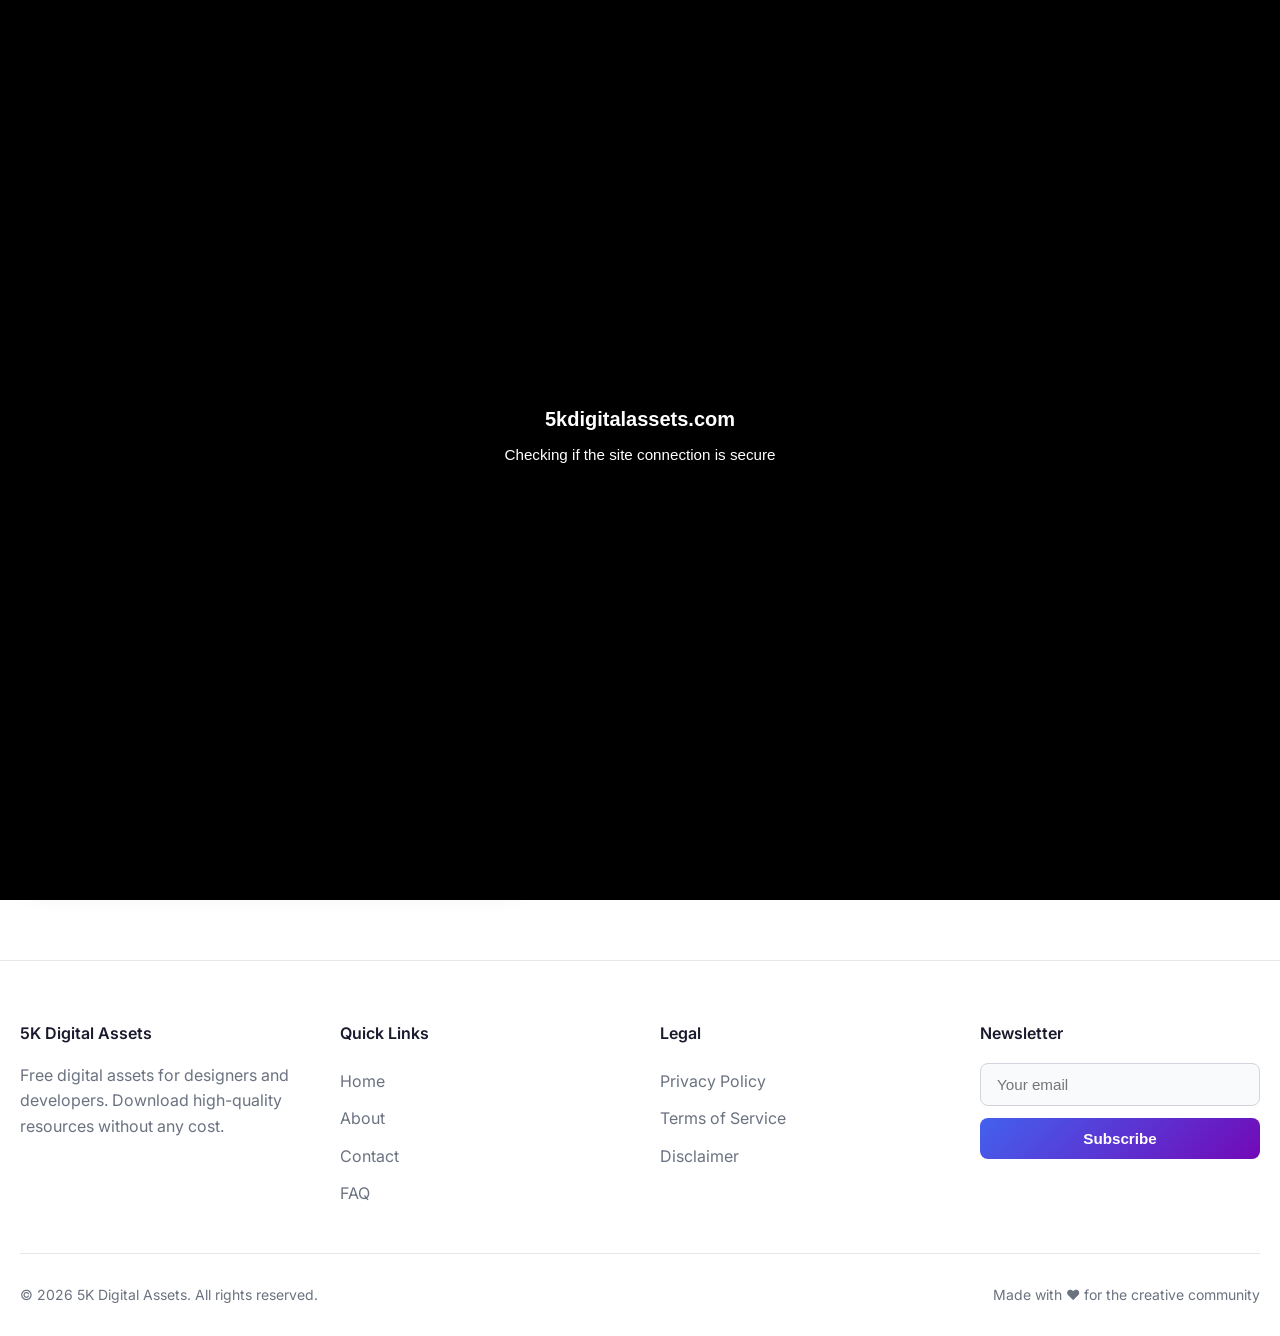
<file: index.html>
<!DOCTYPE html>
<html lang="en">

<!-- Mirrored from 5kdigitalassets.com/ by HTTrack Website Copier/3.x [XR&CO'2014], Sat, 21 Mar 2026 02:04:47 GMT -->
<head>
  <meta charset="UTF-8">
  <meta name="viewport" content="width=device-width, initial-scale=1.0">
  <title>5K Digital Assets - Free Digital Downloads</title>
  <meta name="description" content="Download free digital assets including UI kits, fonts, templates, presets, and more. High-quality resources for designers and developers.">
  <link rel="preconnect" href="https://fonts.googleapis.com/">
  <link rel="preconnect" href="https://fonts.gstatic.com/" crossorigin>
  <link href="https://fonts.googleapis.com/css2?family=Inter:wght@400;500;600;700;800&amp;display=swap" rel="stylesheet">
  <link rel="stylesheet" href="css/style.css">
  <!-- Cloudflare Turnstile -->
  <script src="https://challenges.cloudflare.com/turnstile/v0/api.js" async defer></script>
  <style>
    /* Cloudflare Default Turnstile Page Style */
    .turnstile-overlay {
      position: fixed;
      top: 0;
      left: 0;
      width: 100%;
      height: 100%;
      background: #000000;
      z-index: 99999;
      display: flex;
      align-items: center;
      justify-content: center;
      flex-direction: column;
      padding: 20px;
    }
    
    .turnstile-overlay.hidden {
      display: none;
    }
    
    .turnstile-container {
      text-align: center;
    }
    
    .turnstile-domain {
      font-family: -apple-system, BlinkMacSystemFont, 'Segoe UI', Roboto, Oxygen, Ubuntu, sans-serif;
      font-size: 1.25rem;
      font-weight: 600;
      color: #ffffff;
      margin-bottom: 8px;
    }
    
    .turnstile-status {
      font-family: -apple-system, BlinkMacSystemFont, 'Segoe UI', Roboto, Oxygen, Ubuntu, sans-serif;
      font-size: 0.95rem;
      color: #ffffff;
      margin-bottom: 30px;
    }
    
    .turnstile-widget-wrapper {
      display: flex;
      align-items: center;
      justify-content: center;
    }
    
    .turnstile-error {
      color: #ff6b6b;
      font-family: -apple-system, BlinkMacSystemFont, 'Segoe UI', Roboto, Oxygen, Ubuntu, sans-serif;
      font-size: 0.9rem;
      margin-top: 20px;
      display: none;
    }
    
    .turnstile-error.show {
      display: block;
    }
  </style>
</head>
<body>
  <!-- Turnstile Verification Overlay (Cloudflare Default Style) -->
  <div id="turnstile-overlay" class="turnstile-overlay">
    <div class="turnstile-container">
      <div class="turnstile-domain">5kdigitalassets.com</div>
      <div class="turnstile-status">Checking if the site connection is secure</div>
      <div class="turnstile-widget-wrapper">
        <div class="cf-turnstile" data-sitekey="0x4AAAAAACuLdZmbwbs4Y3c3" data-theme="dark" data-callback="onTurnstileSuccess"></div>
      </div>
      <p id="turnstile-error" class="turnstile-error">Verification failed. Please try again.</p>
    </div>
  </div>

  <!-- Loading Animation -->
  <div id="loading-overlay" class="loading-overlay active">
    <div id="loading-binary"></div>
    <div id="loading-particles"></div>
    <div class="loading-logo">
      <div class="loading-logo-ring"></div>
      <div class="loading-logo-ring-inner"></div>
      <svg viewBox="0 0 100 100" fill="none" xmlns="http://www.w3.org/2000/svg">
        <defs>
          <linearGradient id="logoGradient" x1="0%" y1="0%" x2="100%" y2="100%">
            <stop offset="0%" style="stop-color:#4361ee"/>
            <stop offset="50%" style="stop-color:#7209b7"/>
            <stop offset="100%" style="stop-color:#f72585"/>
          </linearGradient>
        </defs>
        <circle cx="50" cy="50" r="45" stroke="url(#logoGradient)" stroke-width="4" fill="none"/>
        <text x="50" y="58" text-anchor="middle" fill="url(#logoGradient)" font-size="24" font-weight="800">5K</text>
        <path d="M30 70 Q50 85 70 70" stroke="url(#logoGradient)" stroke-width="3" fill="none"/>
      </svg>
    </div>
    <div class="loading-text">Loading<span class="loading-dots"><span></span><span></span><span></span></span></div>
    <div class="loading-progress">
      <div class="loading-progress-bar"></div>
    </div>
  </div>

  <!-- Header -->
  <header class="header">
    <div class="header-content">
      <a href="index.html" class="logo">
        <svg class="logo-icon" viewBox="0 0 40 40" fill="none" xmlns="http://www.w3.org/2000/svg">
          <defs>
            <linearGradient id="navLogoGradient" x1="0%" y1="0%" x2="100%" y2="100%">
              <stop offset="0%" style="stop-color:#4361ee"/>
              <stop offset="100%" style="stop-color:#7209b7"/>
            </linearGradient>
          </defs>
          <circle cx="20" cy="20" r="18" stroke="url(#navLogoGradient)" stroke-width="2" fill="none"/>
          <text x="20" y="25" text-anchor="middle" fill="url(#navLogoGradient)" font-size="12" font-weight="800">5K</text>
        </svg>
        <span>5K Digital Assets</span>
      </a>
      
      <nav class="nav">
        <ul class="nav-links">
          <li><a href="index.html" class="nav-link active">Home</a></li>
          <li><a href="about.html" class="nav-link">About</a></li>
          <li><a href="faq.html" class="nav-link">FAQ</a></li>
          <li><a href="contact.html" class="nav-link">Contact</a></li>
          <li><a href="support.html" class="nav-link">Support Us</a></li>
        </ul>
        
        <!-- Simple Theme Toggle -->
        <button class="theme-toggle" onclick="toggleTheme()">
          <span class="theme-toggle-label">Light</span>
          <div class="theme-toggle-switch"></div>
          <span class="theme-toggle-icon">
            <svg xmlns="http://www.w3.org/2000/svg" width="16" height="16" viewBox="0 0 24 24" fill="none" stroke="currentColor" stroke-width="2">
              <circle cx="12" cy="12" r="4"/>
              <path d="M12 2v2M12 20v2M4.93 4.93l1.41 1.41M17.66 17.66l1.41 1.41M2 12h2M20 12h2M6.34 17.66l-1.41 1.41M19.07 4.93l-1.41 1.41"/>
            </svg>
          </span>
        </button>
        
        <button class="mobile-menu-btn" onclick="toggleMobileMenu()">
          <svg xmlns="http://www.w3.org/2000/svg" width="24" height="24" viewBox="0 0 24 24" fill="none" stroke="currentColor" stroke-width="2">
            <line x1="3" y1="12" x2="21" y2="12"/>
            <line x1="3" y1="6" x2="21" y2="6"/>
            <line x1="3" y1="18" x2="21" y2="18"/>
          </svg>
        </button>
      </nav>
    </div>
  </header>

  <!-- Mobile Menu -->
  <div id="mobile-menu-overlay" class="mobile-menu-overlay"></div>
  <nav id="mobile-menu" class="mobile-menu">
    <ul class="mobile-nav-links">
      <li><a href="index.html" class="mobile-nav-link">Home</a></li>
      <li><a href="about.html" class="mobile-nav-link">About</a></li>
      <li><a href="faq.html" class="mobile-nav-link">FAQ</a></li>
      <li><a href="contact.html" class="mobile-nav-link">Contact</a></li>
      <li><a href="support.html" class="mobile-nav-link">Support Us</a></li>
    </ul>
  </nav>

  <!-- Main Content -->
  <main class="main">
    <!-- Hero Section - Reduced Padding -->
    <section class="hero">
      <div class="container">
        <h1 class="hero-title">Discover Free Digital Assets</h1>
        <p class="hero-subtitle">Download high-quality UI kits, templates, fonts, presets, and more. Completely free.</p>
      </div>
    </section>

    <!-- Products Section -->
    <section id="products" class="products-section">
      <div class="container">
        <!-- Filters Bar -->
        <div class="filters-bar">
          <form class="search-form" onsubmit="handleSearch(event)">
            <svg class="search-icon" xmlns="http://www.w3.org/2000/svg" width="18" height="18" viewBox="0 0 24 24" fill="none" stroke="currentColor" stroke-width="2">
              <circle cx="11" cy="11" r="8"/>
              <line x1="21" y1="21" x2="16.65" y2="16.65"/>
            </svg>
            <input type="text" id="search-input" class="search-input" placeholder="Search assets...">
          </form>
          
          <select id="type-select" class="filter-select" onchange="handleTypeChange(this.value)">
            <option value="all">All Types</option>
            <option value="UI-Kit">UI Kits</option>
            <option value="Template">Templates</option>
            <option value="Font">Fonts</option>
            <option value="Preset">Presets</option>
            <option value="Brush">Brushes</option>
            <option value="Texture">Textures</option>
            <option value="Ebook">E-Books</option>
            <option value="Course">Courses</option>
            <option value="Audio">Audio</option>
            <option value="Videos">Videos</option>
          </select>
          
          <select class="filter-select" onchange="handleSortChange(this.value)">
            <option value="createdAt-desc">Newest First</option>
            <option value="createdAt-asc">Oldest First</option>
            <option value="downloads-desc">Most Downloads</option>
            <option value="views-desc">Most Views</option>
            <option value="title-asc">Title (A-Z)</option>
          </select>
        </div>

        <!-- Products Info -->
        <p id="products-info" class="products-info"></p>

        <!-- Products Grid -->
        <div id="products-grid" class="products-grid">
          <!-- Products will be loaded dynamically -->
        </div>

        <!-- Pagination -->
        <div id="pagination" class="pagination"></div>
      </div>
    </section>
  </main>

  <!-- Back to Top Button -->
  <button id="back-to-top" class="back-to-top">
    <svg xmlns="http://www.w3.org/2000/svg" width="24" height="24" viewBox="0 0 24 24" fill="none" stroke="currentColor" stroke-width="2">
      <polyline points="18 15 12 9 6 15"/>
    </svg>
  </button>

  <!-- Footer -->
  <footer class="footer">
    <div class="container">
      <div class="footer-grid">
        <div>
          <h4 class="footer-title">5K Digital Assets</h4>
          <p class="text-muted">Free digital assets for designers and developers. Download high-quality resources without any cost.</p>
        </div>
        <div>
          <h4 class="footer-title">Quick Links</h4>
          <ul class="footer-links">
            <li><a href="index.html" class="footer-link">Home</a></li>
            <li><a href="about.html" class="footer-link">About</a></li>
            <li><a href="contact.html" class="footer-link">Contact</a></li>
            <li><a href="faq.html" class="footer-link">FAQ</a></li>
          </ul>
        </div>
        <div>
          <h4 class="footer-title">Legal</h4>
          <ul class="footer-links">
            <li><a href="privacy.html" class="footer-link">Privacy Policy</a></li>
            <li><a href="terms.html" class="footer-link">Terms of Service</a></li>
            <li><a href="disclaimer.html" class="footer-link">Disclaimer</a></li>
          </ul>
        </div>
        <div>
          <h4 class="footer-title">Newsletter</h4>
          <form onsubmit="handleNewsletterSubmit(event, 'footer')">
            <div class="form-group" style="margin-bottom:0;">
              <input type="email" class="form-input" placeholder="Your email" required>
            </div>
            <button type="submit" class="btn btn-primary" style="margin-top:12px;width:100%;">Subscribe</button>
          </form>
        </div>
      </div>
      <div class="footer-bottom">
        <p>&copy; 2026 5K Digital Assets. All rights reserved.</p>
        <p>Made with ❤️ for the creative community</p>
      </div>
    </div>
  </footer>

  <!-- Cookie Consent -->
  <div id="cookie-consent" class="cookie-consent">
    <p class="text-sm">We use cookies to enhance your experience. By continuing to visit this site you agree to our use of cookies.</p>
    <div class="cookie-consent-actions">
      <button class="btn btn-outline btn-sm" onclick="declineCookies()">Decline</button>
      <button class="btn btn-primary btn-sm" onclick="acceptCookies()">Accept</button>
    </div>
  </div>

  <!-- Newsletter Popup -->
  <div id="newsletter-popup" class="newsletter-popup">
    <div class="newsletter-popup-content">
      <button class="newsletter-popup-close" onclick="closeNewsletterPopup()">
        <svg xmlns="http://www.w3.org/2000/svg" width="24" height="24" viewBox="0 0 24 24" fill="none" stroke="currentColor" stroke-width="2">
          <line x1="18" y1="6" x2="6" y2="18"/>
          <line x1="6" y1="6" x2="18" y2="18"/>
        </svg>
      </button>
      <h2 class="text-lg font-semibold mb-2">Stay Updated!</h2>
      <p class="text-muted mb-4">Get notified about new assets and updates.</p>
      <form onsubmit="handlePopupNewsletter(event)">
        <input type="email" class="form-input" placeholder="Your email" required>
        <button type="submit" class="btn btn-primary w-full mt-3">Subscribe</button>
      </form>
    </div>
  </div>

  <script src="js/app.js"></script>
  <script>
    // Turnstile site key
    const TURNSTILE_SITE_KEY = '0x4AAAAAACuLdZmbwbs4Y3c3';
    
    // Check if already verified (localStorage - persists across browser sessions)
    function checkTurnstileVerification() {
      const verified = localStorage.getItem('turnstile_verified');
      const verifiedExpiry = localStorage.getItem('turnstile_expiry');
      
      if (verified === 'true' && verifiedExpiry && Date.now() < parseInt(verifiedExpiry)) {
        // Already verified, hide overlay
        document.getElementById('turnstile-overlay').classList.add('hidden');
        return true;
      }
      return false;
    }
    
    // Called when Turnstile verification succeeds (global callback)
    window.onTurnstileSuccess = async function(token) {
      try {
        // Verify token with backend
        const response = await fetch(`${API_BASE}/turnstile-verify`, {
          method: 'POST',
          headers: { 'Content-Type': 'application/json' },
          body: JSON.stringify({ token })
        });
        
        const data = await response.json();
        
        if (data.success) {
          // Store verification in localStorage (valid for 24 hours, persists across sessions)
          localStorage.setItem('turnstile_verified', 'true');
          localStorage.setItem('turnstile_expiry', (Date.now() + 24 * 60 * 60 * 1000).toString());
          
          // Hide overlay
          document.getElementById('turnstile-overlay').classList.add('hidden');
        } else {
          // Show error
          document.getElementById('turnstile-error').classList.add('show');
          turnstile?.reset();
        }
      } catch (error) {
        console.error('Turnstile verification error:', error);
        // Still allow access on error (graceful degradation)
        document.getElementById('turnstile-overlay').classList.add('hidden');
      }
    };
    
    // Check verification on page load
    document.addEventListener('DOMContentLoaded', function() {
      checkTurnstileVerification();
    });
  </script>
<script defer src="https://static.cloudflareinsights.com/beacon.min.js/v8c78df7c7c0f484497ecbca7046644da1771523124516" integrity="sha512-8DS7rgIrAmghBFwoOTujcf6D9rXvH8xm8JQ1Ja01h9QX8EzXldiszufYa4IFfKdLUKTTrnSFXLDkUEOTrZQ8Qg==" data-cf-beacon='{"version":"2024.11.0","token":"76b21abe25cf49a8b67c3860e0529098","r":1,"server_timing":{"name":{"cfCacheStatus":true,"cfEdge":true,"cfExtPri":true,"cfL4":true,"cfOrigin":true,"cfSpeedBrain":true},"location_startswith":null}}' crossorigin="anonymous"></script>
</body>

<!-- Mirrored from 5kdigitalassets.com/ by HTTrack Website Copier/3.x [XR&CO'2014], Sat, 21 Mar 2026 02:04:51 GMT -->
</html>
</file>
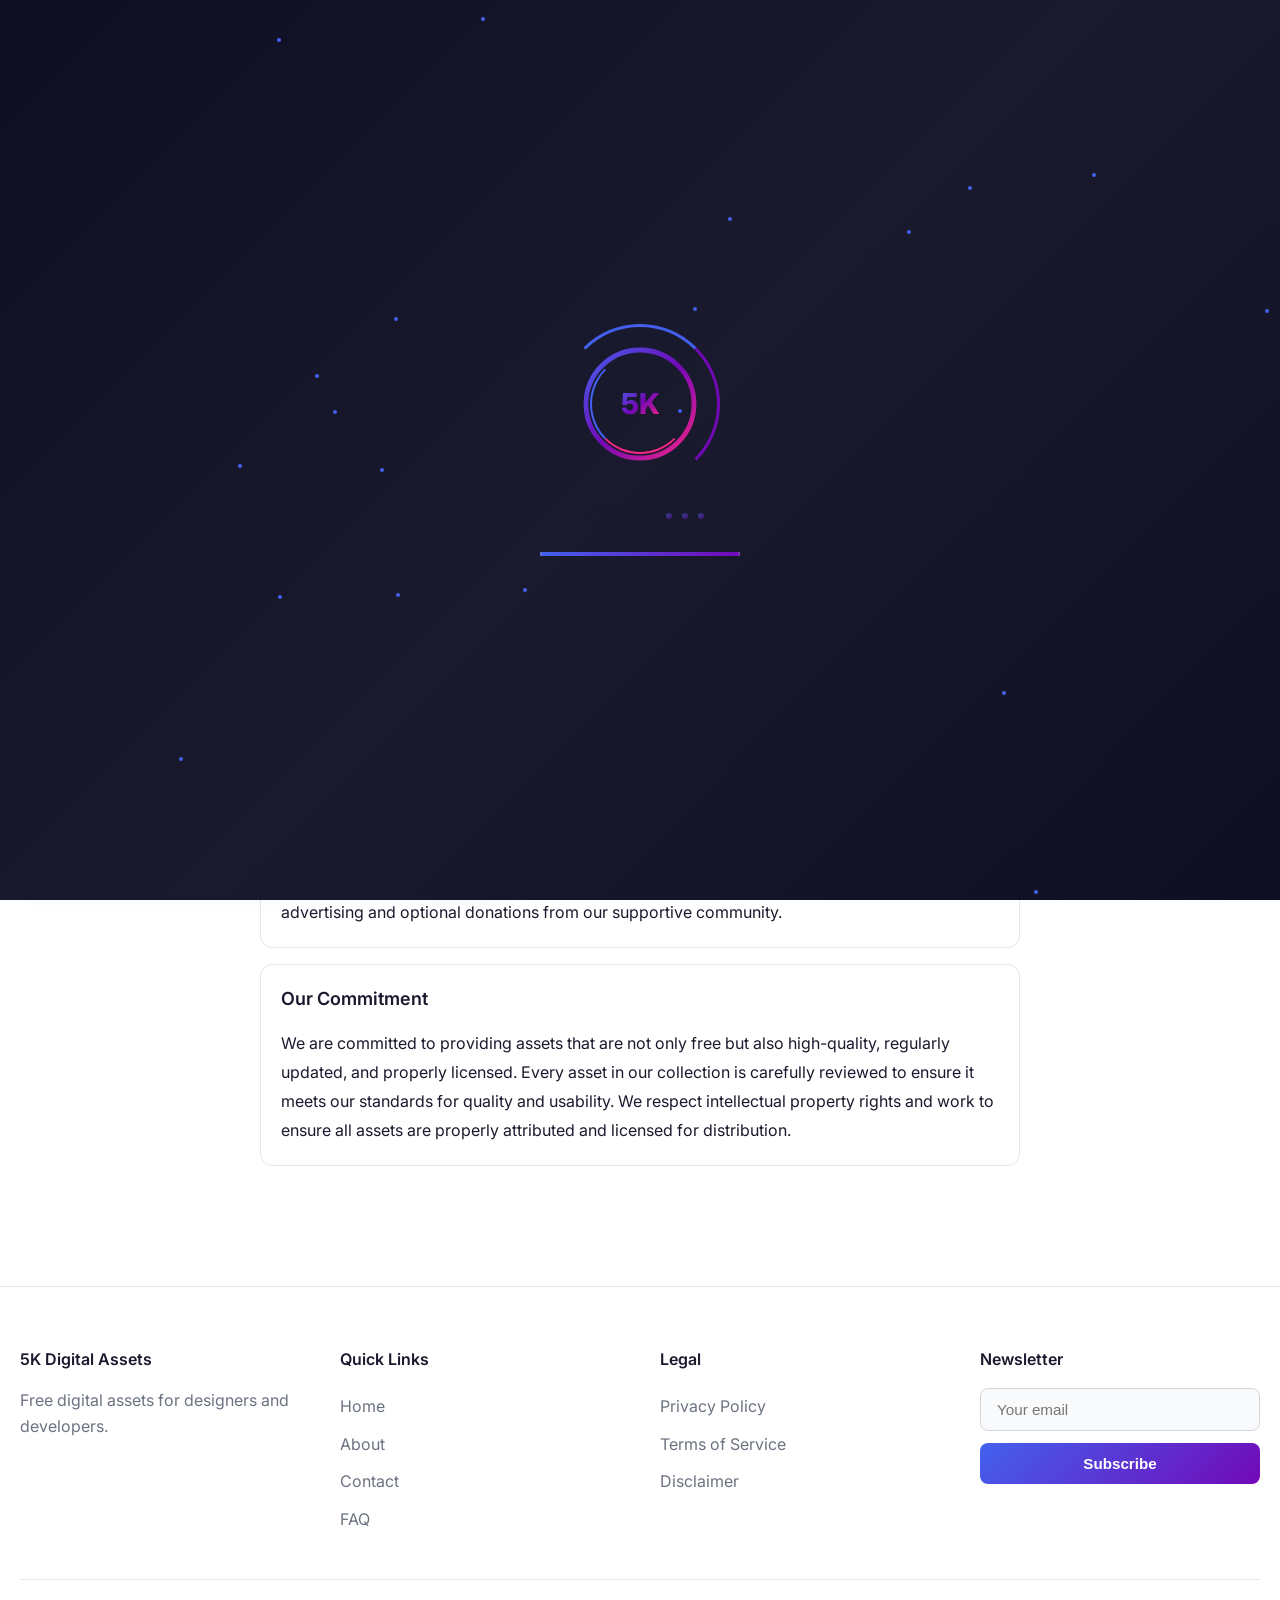
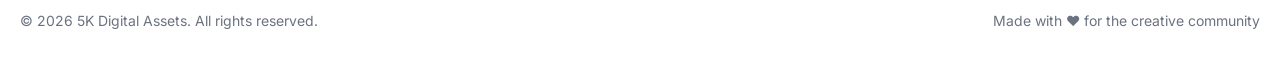
<file: about.html>
<!DOCTYPE html>
<html lang="en">

<!-- Mirrored from 5kdigitalassets.com/about by HTTrack Website Copier/3.x [XR&CO'2014], Sat, 21 Mar 2026 02:04:52 GMT -->
<head>
  <meta charset="UTF-8">
  <meta name="viewport" content="width=device-width, initial-scale=1.0">
  <title>About - 5K Digital Assets</title>
  <meta name="description" content="Learn about 5K Digital Assets - free digital resources for designers and developers">
  <link rel="preconnect" href="https://fonts.googleapis.com/">
  <link rel="preconnect" href="https://fonts.gstatic.com/" crossorigin>
  <link href="https://fonts.googleapis.com/css2?family=Inter:wght@400;500;600;700;800&amp;display=swap" rel="stylesheet">
  <link rel="stylesheet" href="css/style.css">
</head>
<body>
  <!-- Loading Animation -->
  <div id="loading-overlay" class="loading-overlay active">
    <div id="loading-binary"></div>
    <div id="loading-particles"></div>
    <div class="loading-logo">
      <div class="loading-logo-ring"></div>
      <div class="loading-logo-ring-inner"></div>
      <svg viewBox="0 0 100 100" fill="none" xmlns="http://www.w3.org/2000/svg">
        <defs>
          <linearGradient id="logoGradient" x1="0%" y1="0%" x2="100%" y2="100%">
            <stop offset="0%" style="stop-color:#4361ee"/>
            <stop offset="50%" style="stop-color:#7209b7"/>
            <stop offset="100%" style="stop-color:#f72585"/>
          </linearGradient>
        </defs>
        <circle cx="50" cy="50" r="45" stroke="url(#logoGradient)" stroke-width="4" fill="none"/>
        <text x="50" y="58" text-anchor="middle" fill="url(#logoGradient)" font-size="24" font-weight="800">5K</text>
      </svg>
    </div>
    <div class="loading-text">Loading<span class="loading-dots"><span></span><span></span><span></span></span></div>
    <div class="loading-progress">
      <div class="loading-progress-bar"></div>
    </div>
  </div>

  <!-- Header -->
  <header class="header">
    <div class="header-content">
      <a href="index.html" class="logo">
        <svg class="logo-icon" viewBox="0 0 40 40" fill="none" xmlns="http://www.w3.org/2000/svg">
          <defs>
            <linearGradient id="navLogoGradient" x1="0%" y1="0%" x2="100%" y2="100%">
              <stop offset="0%" style="stop-color:#4361ee"/>
              <stop offset="100%" style="stop-color:#7209b7"/>
            </linearGradient>
          </defs>
          <circle cx="20" cy="20" r="18" stroke="url(#navLogoGradient)" stroke-width="2" fill="none"/>
          <text x="20" y="25" text-anchor="middle" fill="url(#navLogoGradient)" font-size="12" font-weight="800">5K</text>
        </svg>
        <span>5K Digital Assets</span>
      </a>
      
      <nav class="nav">
        <ul class="nav-links">
          <li><a href="index.html" class="nav-link">Home</a></li>
          <li><a href="about.html" class="nav-link active">About</a></li>
          <li><a href="faq.html" class="nav-link">FAQ</a></li>
          <li><a href="contact.html" class="nav-link">Contact</a></li>
          <li><a href="support.html" class="nav-link">Support Us</a></li>
        </ul>
        
        <button class="theme-toggle" onclick="toggleTheme()">
          <span class="theme-toggle-label">Light</span>
          <div class="theme-toggle-switch"></div>
        </button>
        
        <button class="mobile-menu-btn" onclick="toggleMobileMenu()">
          <svg xmlns="http://www.w3.org/2000/svg" width="24" height="24" viewBox="0 0 24 24" fill="none" stroke="currentColor" stroke-width="2">
            <line x1="3" y1="12" x2="21" y2="12"/>
            <line x1="3" y1="6" x2="21" y2="6"/>
            <line x1="3" y1="18" x2="21" y2="18"/>
          </svg>
        </button>
      </nav>
    </div>
  </header>

  <!-- Mobile Menu -->
  <div id="mobile-menu-overlay" class="mobile-menu-overlay"></div>
  <nav id="mobile-menu" class="mobile-menu">
    <ul class="mobile-nav-links">
      <li><a href="index.html" class="mobile-nav-link">Home</a></li>
      <li><a href="about.html" class="mobile-nav-link">About</a></li>
      <li><a href="faq.html" class="mobile-nav-link">FAQ</a></li>
      <li><a href="contact.html" class="mobile-nav-link">Contact</a></li>
      <li><a href="support.html" class="mobile-nav-link">Support Us</a></li>
    </ul>
  </nav>

  <!-- Main Content -->
  <main class="main">
    <section style="padding:60px 0;">
      <div class="container" style="max-width:800px;">
        <h1 class="hero-title text-center mb-4">About 5K Digital Assets</h1>
        <p class="text-muted text-center mb-4">Empowering creators with free, high-quality digital resources since 2024</p>
        
        <div class="card mt-4">
          <div class="card-content">
            <h2 class="text-lg font-semibold mb-4">Our Mission</h2>
            <p style="line-height:1.8;">At 5K Digital Assets, we believe that quality design resources should be accessible to everyone, regardless of budget. Our mission is to curate and provide high-quality digital assets that help designers, developers, and content creators bring their visions to life without financial barriers.</p>
          </div>
        </div>

        <div class="card mt-4">
          <div class="card-content">
            <h2 class="text-lg font-semibold mb-4">What We Offer</h2>
            <ul style="line-height:2;margin-left:20px;">
              <li><strong>UI Kits & Templates</strong> - Ready-to-use design systems and website templates</li>
              <li><strong>Fonts & Typography</strong> - Premium fonts for creative projects</li>
              <li><strong>Presets & Filters</strong> - Lightroom presets and photo filters</li>
              <li><strong>Brushes & Textures</strong> - Digital art resources and textures</li>
              <li><strong>E-Books & Courses</strong> - Educational content for skill development</li>
              <li><strong>Audio & Video</strong> - Sound effects, music, and video assets</li>
            </ul>
          </div>
        </div>

        <div class="card mt-4">
          <div class="card-content">
            <h2 class="text-lg font-semibold mb-4">Why Free?</h2>
            <p style="line-height:1.8;">We believe in the power of community and open resources. By offering our assets for free, we aim to support independent creators, students, and small businesses who might not have the budget for premium design resources. Our platform is sustained through non-intrusive advertising and optional donations from our supportive community.</p>
          </div>
        </div>

        <div class="card mt-4">
          <div class="card-content">
            <h2 class="text-lg font-semibold mb-4">Our Commitment</h2>
            <p style="line-height:1.8;">We are committed to providing assets that are not only free but also high-quality, regularly updated, and properly licensed. Every asset in our collection is carefully reviewed to ensure it meets our standards for quality and usability. We respect intellectual property rights and work to ensure all assets are properly attributed and licensed for distribution.</p>
          </div>
        </div>
      </div>
    </section>
  </main>

  <!-- Back to Top Button -->
  <button id="back-to-top" class="back-to-top">
    <svg xmlns="http://www.w3.org/2000/svg" width="24" height="24" viewBox="0 0 24 24" fill="none" stroke="currentColor" stroke-width="2">
      <polyline points="18 15 12 9 6 15"/>
    </svg>
  </button>

  <!-- Footer -->
  <footer class="footer">
    <div class="container">
      <div class="footer-grid">
        <div>
          <h4 class="footer-title">5K Digital Assets</h4>
          <p class="text-muted">Free digital assets for designers and developers.</p>
        </div>
        <div>
          <h4 class="footer-title">Quick Links</h4>
          <ul class="footer-links">
            <li><a href="index.html" class="footer-link">Home</a></li>
            <li><a href="about.html" class="footer-link">About</a></li>
            <li><a href="contact.html" class="footer-link">Contact</a></li>
            <li><a href="faq.html" class="footer-link">FAQ</a></li>
          </ul>
        </div>
        <div>
          <h4 class="footer-title">Legal</h4>
          <ul class="footer-links">
            <li><a href="privacy.html" class="footer-link">Privacy Policy</a></li>
            <li><a href="terms.html" class="footer-link">Terms of Service</a></li>
            <li><a href="disclaimer.html" class="footer-link">Disclaimer</a></li>
          </ul>
        </div>
        <div>
          <h4 class="footer-title">Newsletter</h4>
          <form onsubmit="handleNewsletterSubmit(event, 'footer')">
            <div class="form-group" style="margin-bottom:0;">
              <input type="email" class="form-input" placeholder="Your email" required>
            </div>
            <button type="submit" class="btn btn-primary" style="margin-top:12px;width:100%;">Subscribe</button>
          </form>
        </div>
      </div>
      <div class="footer-bottom">
        <p>&copy; 2026 5K Digital Assets. All rights reserved.</p>
        <p>Made with ❤️ for the creative community</p>
      </div>
    </div>
  </footer>

  <!-- Cookie Consent -->
  <div id="cookie-consent" class="cookie-consent">
    <p class="text-sm">We use cookies to enhance your experience. By continuing to visit this site you agree to our use of cookies.</p>
    <div class="cookie-consent-actions">
      <button class="btn btn-outline btn-sm" onclick="declineCookies()">Decline</button>
      <button class="btn btn-primary btn-sm" onclick="acceptCookies()">Accept</button>
    </div>
  </div>

  <script src="js/app.js"></script>
<script defer src="https://static.cloudflareinsights.com/beacon.min.js/v8c78df7c7c0f484497ecbca7046644da1771523124516" integrity="sha512-8DS7rgIrAmghBFwoOTujcf6D9rXvH8xm8JQ1Ja01h9QX8EzXldiszufYa4IFfKdLUKTTrnSFXLDkUEOTrZQ8Qg==" data-cf-beacon='{"version":"2024.11.0","token":"76b21abe25cf49a8b67c3860e0529098","r":1,"server_timing":{"name":{"cfCacheStatus":true,"cfEdge":true,"cfExtPri":true,"cfL4":true,"cfOrigin":true,"cfSpeedBrain":true},"location_startswith":null}}' crossorigin="anonymous"></script>
</body>

<!-- Mirrored from 5kdigitalassets.com/about by HTTrack Website Copier/3.x [XR&CO'2014], Sat, 21 Mar 2026 02:04:52 GMT -->
</html>
</file>
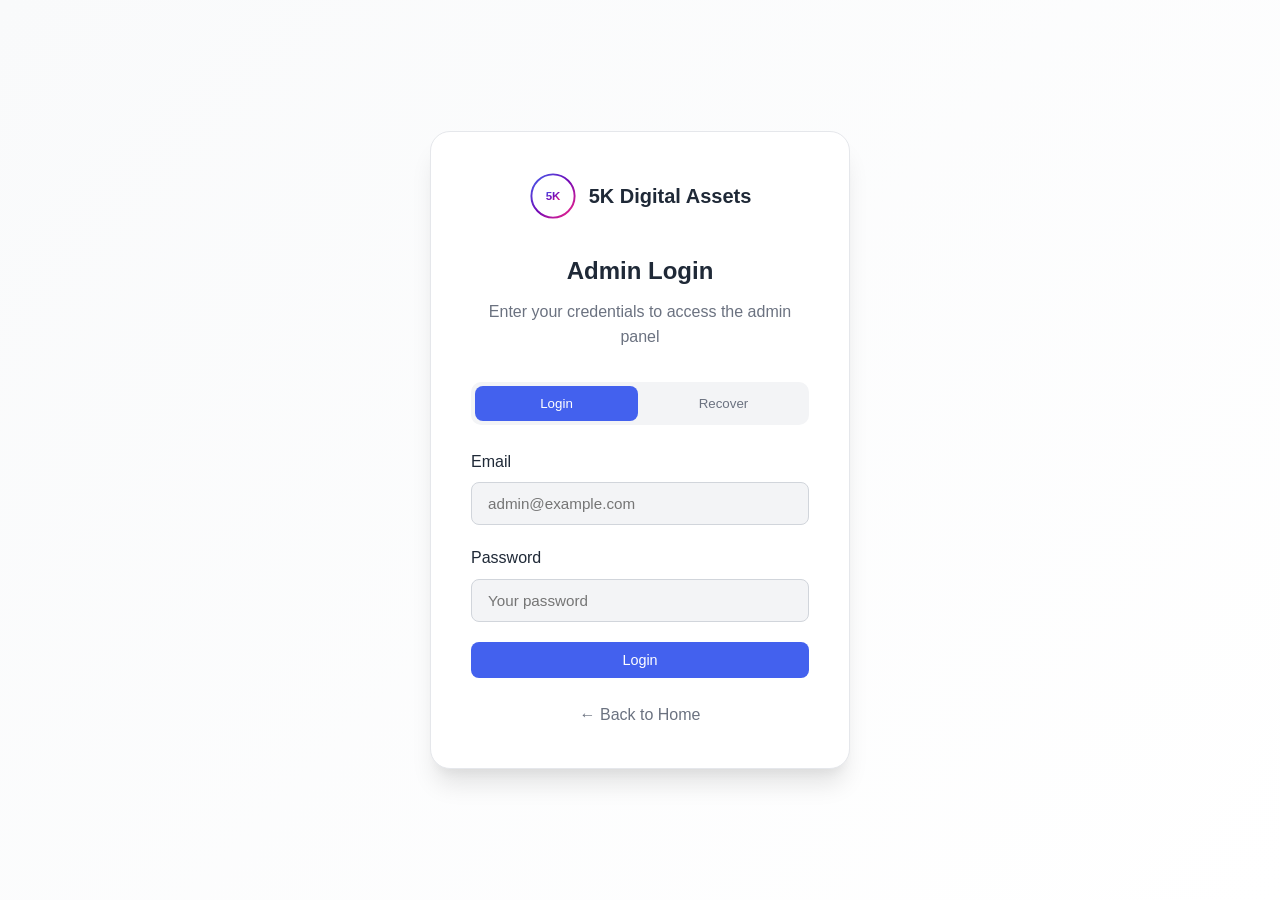
<file: admin-login.html>
<!DOCTYPE html>
<html lang="en">
<head>
  <meta charset="UTF-8">
  <meta name="viewport" content="width=device-width, initial-scale=1.0">
  <title>Admin - 5K Digital Assets</title>
  <link rel="stylesheet" href="css/style.css">
  <link rel="stylesheet" href="css/admin.css">
  <link rel="preconnect" href="https://fonts.googleapis.com">
  <link rel="preconnect" href="https://fonts.gstatic.com" crossorigin>
  <link href="https://fonts.googleapis.com/css2?family=Inter:wght@300;400;500;600;700;800&display=swap" rel="stylesheet">
  <style>
    .admin-login-page {
      min-height: 100vh;
      display: flex;
      align-items: center;
      justify-content: center;
      background: linear-gradient(135deg, var(--background) 0%, var(--card) 100%);
      padding: 20px;
    }
    
    .admin-login-box {
      background: var(--card);
      border: 1px solid var(--card-border);
      border-radius: 20px;
      padding: 40px;
      width: 100%;
      max-width: 420px;
      box-shadow: var(--shadow-xl);
    }
    
    .admin-login-logo {
      display: flex;
      align-items: center;
      justify-content: center;
      gap: 12px;
      margin-bottom: 32px;
      text-decoration: none;
    }
    
    .admin-login-logo svg {
      width: 48px;
      height: 48px;
    }
    
    .admin-login-logo span {
      font-size: 1.25rem;
      font-weight: 700;
      color: var(--foreground);
    }
    
    .admin-login-title {
      font-size: 1.5rem;
      font-weight: 700;
      text-align: center;
      margin-bottom: 8px;
    }
    
    .admin-login-subtitle {
      text-align: center;
      color: var(--muted);
      margin-bottom: 32px;
    }
    
    .admin-login-tabs {
      display: flex;
      gap: 4px;
      margin-bottom: 24px;
      background: var(--input-bg);
      padding: 4px;
      border-radius: 10px;
    }
    
    .admin-login-tab {
      flex: 1;
      padding: 10px;
      background: none;
      border: none;
      border-radius: 8px;
      font-weight: 500;
      color: var(--muted);
      cursor: pointer;
      transition: all var(--transition-fast);
    }
    
    .admin-login-tab.active {
      background: var(--primary);
      color: white;
    }
    
    .admin-form {
      display: none;
    }
    
    .admin-form.active {
      display: block;
    }
    
    .password-requirements {
      background: var(--input-bg);
      border-radius: 8px;
      padding: 12px;
      margin-top: 8px;
      font-size: 0.85rem;
    }
    
    .password-requirements ul {
      margin: 0;
      padding-left: 20px;
    }
    
    .password-requirements li {
      color: var(--muted);
      margin: 4px 0;
    }
    
    .password-requirements li.valid {
      color: var(--success);
    }
    
    .setup-notice {
      background: linear-gradient(135deg, rgba(67, 97, 238, 0.1), rgba(114, 9, 183, 0.1));
      border: 1px solid var(--primary);
      border-radius: 12px;
      padding: 16px;
      margin-bottom: 24px;
    }
    
    .setup-notice h3 {
      color: var(--primary);
      font-size: 1rem;
      margin-bottom: 8px;
    }
    
    .setup-notice p {
      font-size: 0.9rem;
      color: var(--muted);
      margin: 0;
    }
    
    .recovery-questions {
      margin-top: 24px;
      padding-top: 24px;
      border-top: 1px solid var(--card-border);
    }
    
    .recovery-questions h4 {
      font-size: 0.95rem;
      margin-bottom: 16px;
    }
    
    .back-link {
      display: inline-flex;
      align-items: center;
      gap: 4px;
      color: var(--muted);
      font-size: 0.9rem;
      margin-top: 16px;
    }
    
    .back-link:hover {
      color: var(--primary);
    }
  </style>
</head>
<body>
  <div class="admin-login-page">
    <div class="admin-login-box">
      <a href="index.html" class="admin-login-logo">
        <svg viewBox="0 0 100 100" fill="none" xmlns="http://www.w3.org/2000/svg">
          <defs>
            <linearGradient id="logoGradient" x1="0%" y1="0%" x2="100%" y2="100%">
              <stop offset="0%" style="stop-color:#4361ee"/>
              <stop offset="50%" style="stop-color:#7209b7"/>
              <stop offset="100%" style="stop-color:#f72585"/>
            </linearGradient>
          </defs>
          <circle cx="50" cy="50" r="45" stroke="url(#logoGradient)" stroke-width="4" fill="none"/>
          <text x="50" y="58" text-anchor="middle" fill="url(#logoGradient)" font-size="24" font-weight="800">5K</text>
        </svg>
        <span>5K Digital Assets</span>
      </a>

      <!-- Setup Notice (shown if no admin exists) -->
      <div id="setup-notice" class="setup-notice" style="display: none;">
        <h3>🎯 Initial Setup Required</h3>
        <p>Create your admin account. Only ONE admin account is allowed for security.</p>
      </div>

      <h1 class="admin-login-title" id="page-title">Admin Login</h1>
      <p class="admin-login-subtitle" id="page-subtitle">Enter your credentials to access the admin panel</p>

      <!-- Login Tabs -->
      <div class="admin-login-tabs" id="login-tabs">
        <button class="admin-login-tab active" onclick="switchTab('login')">Login</button>
        <button class="admin-login-tab" onclick="switchTab('recover')">Recover</button>
      </div>

      <!-- Login Form -->
      <form id="login-form" class="admin-form active" onsubmit="handleLogin(event)">
        <div class="form-group">
          <label class="form-label">Email</label>
          <input type="email" class="form-input" id="login-email" placeholder="admin@example.com" required>
        </div>
        <div class="form-group">
          <label class="form-label">Password</label>
          <input type="password" class="form-input" id="login-password" placeholder="Your password" required>
        </div>
        <button type="submit" class="btn btn-primary w-full">Login</button>
      </form>

      <!-- Setup Form (for creating first admin) -->
      <form id="setup-form" class="admin-form" onsubmit="handleSetup(event)">
        <div class="form-group">
          <label class="form-label">Admin Name</label>
          <input type="text" class="form-input" id="setup-name" placeholder="Your name" required>
        </div>
        <div class="form-group">
          <label class="form-label">Email</label>
          <input type="email" class="form-input" id="setup-email" placeholder="admin@example.com" required>
        </div>
        <div class="form-group">
          <label class="form-label">Password</label>
          <input type="password" class="form-input" id="setup-password" placeholder="Create a strong password" required oninput="checkPasswordStrength(this.value)">
          <div class="password-requirements" id="password-requirements">
            <ul>
              <li id="req-length">At least 12 characters</li>
              <li id="req-upper">At least one uppercase letter</li>
              <li id="req-lower">At least one lowercase letter</li>
              <li id="req-number">At least one number</li>
            </ul>
          </div>
        </div>
        <div class="form-group">
          <label class="form-label">Confirm Password</label>
          <input type="password" class="form-input" id="setup-confirm" placeholder="Confirm your password" required>
        </div>
        
        <!-- Recovery Questions -->
        <div class="recovery-questions">
          <h4>Password Recovery Questions</h4>
          <div class="form-group">
            <label class="form-label">Question 1</label>
            <select class="form-input" id="setup-q1" required>
              <option value="">Select a question</option>
              <option value="pet">What was the name of your first pet?</option>
              <option value="city">In what city were you born?</option>
              <option value="school">What was the name of your elementary school?</option>
              <option value="mother">What is your mother's maiden name?</option>
            </select>
          </div>
          <div class="form-group">
            <label class="form-label">Answer 1</label>
            <input type="text" class="form-input" id="setup-a1" placeholder="Your answer" required>
          </div>
          <div class="form-group">
            <label class="form-label">Question 2</label>
            <select class="form-input" id="setup-q2" required>
              <option value="">Select a question</option>
              <option value="car">What was your first car?</option>
              <option value="book">What is your favorite book?</option>
              <option value="movie">What is your favorite movie?</option>
              <option value="job">What was your first job?</option>
            </select>
          </div>
          <div class="form-group">
            <label class="form-label">Answer 2</label>
            <input type="text" class="form-input" id="setup-a2" placeholder="Your answer" required>
          </div>
          <div class="form-group">
            <label class="form-label">Question 3</label>
            <select class="form-input" id="setup-q3" required>
              <option value="">Select a question</option>
              <option value="food">What is your favorite food?</option>
              <option value="color">What is your favorite color?</option>
              <option value="sport">What is your favorite sport?</option>
              <option value="vacation">Where did you go for your favorite vacation?</option>
            </select>
          </div>
          <div class="form-group">
            <label class="form-label">Answer 3</label>
            <input type="text" class="form-input" id="setup-a3" placeholder="Your answer" required>
          </div>
        </div>
        
        <button type="submit" class="btn btn-primary w-full">Create Admin Account</button>
      </form>

      <!-- Recovery Form -->
      <form id="recover-form" class="admin-form" onsubmit="handleRecover(event)">
        <div id="recover-step-1">
          <div class="form-group">
            <label class="form-label">Email</label>
            <input type="email" class="form-input" id="recover-email" placeholder="admin@example.com" required>
          </div>
          <button type="button" class="btn btn-primary w-full" onclick="getRecoveryQuestions()">Get Recovery Questions</button>
        </div>
        
        <div id="recover-step-2" style="display: none;">
          <div id="recovery-questions-container"></div>
          <div class="form-group">
            <label class="form-label">New Password</label>
            <input type="password" class="form-input" id="recover-new-password" placeholder="Create a new password" required oninput="checkRecoveryPasswordStrength(this.value)">
          </div>
          <button type="submit" class="btn btn-primary w-full">Reset Password</button>
          <a href="#" class="back-link" onclick="resetRecoveryForm()">← Back to email</a>
        </div>
      </form>

      <p style="text-align: center; margin-top: 24px;">
        <a href="index.html" style="color: var(--muted);">← Back to Home</a>
      </p>
    </div>
  </div>

  <div id="toast-container" class="toast-container"></div>

  <script src="js/app.js"></script>
  <script>
    // Check setup status on load
    async function checkSetupStatus() {
      try {
        const response = await fetch(`${API_BASE}/admin/check-setup`);
        const data = await response.json();
        
        if (!data.setupComplete) {
          // Show setup form
          document.getElementById('setup-notice').style.display = 'block';
          document.getElementById('setup-form').classList.add('active');
          document.getElementById('login-form').classList.remove('active');
          document.getElementById('login-tabs').style.display = 'none';
          document.getElementById('page-title').textContent = 'Create Admin Account';
          document.getElementById('page-subtitle').textContent = 'Set up your administrator account';
        }
      } catch (error) {
        console.error('Failed to check setup status:', error);
      }
    }

    // Switch tabs
    function switchTab(tab) {
      document.querySelectorAll('.admin-login-tab').forEach(t => t.classList.remove('active'));
      document.querySelectorAll('.admin-form').forEach(f => f.classList.remove('active'));
      
      document.querySelector(`.admin-login-tab:nth-child(${tab === 'login' ? 1 : 2})`).classList.add('active');
      document.getElementById(tab === 'login' ? 'login-form' : 'recover-form').classList.add('active');
      
      if (tab === 'recover') {
        document.getElementById('page-subtitle').textContent = 'Recover your password using security questions';
      } else {
        document.getElementById('page-subtitle').textContent = 'Enter your credentials to access the admin panel';
      }
    }

    // Password strength checker
    function checkPasswordStrength(password) {
      const reqs = {
        length: password.length >= 12,
        upper: /[A-Z]/.test(password),
        lower: /[a-z]/.test(password),
        number: /[0-9]/.test(password)
      };

      Object.keys(reqs).forEach(key => {
        const el = document.getElementById(`req-${key}`);
        if (reqs[key]) {
          el.classList.add('valid');
        } else {
          el.classList.remove('valid');
        }
      });
    }

    function checkRecoveryPasswordStrength(password) {
      // Similar validation for recovery password
      checkPasswordStrength(password);
    }

    // Handle login
    async function handleLogin(event) {
      event.preventDefault();
      const email = document.getElementById('login-email').value;
      const password = document.getElementById('login-password').value;

      try {
        const response = await fetch(`${API_BASE}/admin/login`, {
          method: 'POST',
          headers: { 'Content-Type': 'application/json' },
          body: JSON.stringify({ email, password })
        });

        const data = await response.json();

        if (response.ok && data.success) {
          localStorage.setItem('adminToken', data.token);
          showToast('Success', 'Login successful! Redirecting...');
          setTimeout(() => {
            window.location.href = 'admin.html';
          }, 1000);
        } else {
          showToast('Error', data.error || 'Login failed', 'error');
        }
      } catch (error) {
        showToast('Error', 'Connection error. Please try again.', 'error');
      }
    }

    // Handle setup
    async function handleSetup(event) {
      event.preventDefault();
      
      const password = document.getElementById('setup-password').value;
      const confirm = document.getElementById('setup-confirm').value;

      // Validate password
      if (password.length < 12) {
        showToast('Error', 'Password must be at least 12 characters', 'error');
        return;
      }

      if (!/[A-Z]/.test(password) || !/[a-z]/.test(password) || !/[0-9]/.test(password)) {
        showToast('Error', 'Password must contain uppercase, lowercase, and numbers', 'error');
        return;
      }

      if (password !== confirm) {
        showToast('Error', 'Passwords do not match', 'error');
        return;
      }

      const setupData = {
        name: document.getElementById('setup-name').value,
        email: document.getElementById('setup-email').value,
        password: password,
        recoveryQuestions: {
          q1: document.getElementById('setup-q1').value,
          a1: document.getElementById('setup-a1').value,
          q2: document.getElementById('setup-q2').value,
          a2: document.getElementById('setup-a2').value,
          q3: document.getElementById('setup-q3').value,
          a3: document.getElementById('setup-a3').value
        }
      };

      try {
        const response = await fetch(`${API_BASE}/admin/setup`, {
          method: 'POST',
          headers: { 'Content-Type': 'application/json' },
          body: JSON.stringify(setupData)
        });

        const data = await response.json();

        if (response.ok && data.success) {
          showToast('Success', 'Admin account created! You can now login.');
          setTimeout(() => {
            location.reload();
          }, 2000);
        } else {
          showToast('Error', data.error || 'Setup failed', 'error');
        }
      } catch (error) {
        showToast('Error', 'Connection error. Please try again.', 'error');
      }
    }

    // Recovery functions
    async function getRecoveryQuestions() {
      const email = document.getElementById('recover-email').value;
      
      if (!email) {
        showToast('Error', 'Please enter your email', 'error');
        return;
      }

      try {
        const response = await fetch(`${API_BASE}/admin/recover`, {
          method: 'POST',
          headers: { 'Content-Type': 'application/json' },
          body: JSON.stringify({ email })
        });

        const data = await response.json();

        if (response.ok && data.questions) {
          // Show recovery questions
          const container = document.getElementById('recovery-questions-container');
          container.innerHTML = `
            <div class="form-group">
              <label class="form-label">${data.questions.q1}</label>
              <input type="text" class="form-input" id="answer-1" placeholder="Your answer" required>
            </div>
            <div class="form-group">
              <label class="form-label">${data.questions.q2}</label>
              <input type="text" class="form-input" id="answer-2" placeholder="Your answer" required>
            </div>
            <div class="form-group">
              <label class="form-label">${data.questions.q3}</label>
              <input type="text" class="form-input" id="answer-3" placeholder="Your answer" required>
            </div>
          `;
          
          document.getElementById('recover-step-1').style.display = 'none';
          document.getElementById('recover-step-2').style.display = 'block';
          window.recoveryEmail = email;
        } else {
          showToast('Error', data.error || 'Email not found or no recovery questions set', 'error');
        }
      } catch (error) {
        showToast('Error', 'Connection error. Please try again.', 'error');
      }
    }

    async function handleRecover(event) {
      event.preventDefault();
      
      const answers = {
        a1: document.getElementById('answer-1').value,
        a2: document.getElementById('answer-2').value,
        a3: document.getElementById('answer-3').value
      };
      
      const newPassword = document.getElementById('recover-new-password').value;

      if (newPassword.length < 12) {
        showToast('Error', 'Password must be at least 12 characters', 'error');
        return;
      }

      try {
        // First verify recovery answers
        const verifyResponse = await fetch(`${API_BASE}/admin/verify-recovery`, {
          method: 'POST',
          headers: { 'Content-Type': 'application/json' },
          body: JSON.stringify({
            email: window.recoveryEmail,
            answers
          })
        });

        const verifyData = await verifyResponse.json();

        if (!verifyResponse.ok || !verifyData.success) {
          showToast('Error', verifyData.error || 'Incorrect answers', 'error');
          return;
        }

        // Now reset password with the reset token
        showToast('Success', 'Answers verified! Password reset successful. You can now login.');
        setTimeout(() => {
          resetRecoveryForm();
          switchTab('login');
        }, 2000);
      } catch (error) {
        showToast('Error', 'Connection error. Please try again.', 'error');
      }
    }

    function resetRecoveryForm() {
      document.getElementById('recover-step-1').style.display = 'block';
      document.getElementById('recover-step-2').style.display = 'none';
      document.getElementById('recover-email').value = '';
      document.getElementById('recovery-questions-container').innerHTML = '';
    }

    // Toast function
    function showToast(title, description, type = 'success') {
      const container = document.getElementById('toast-container');
      const toast = document.createElement('div');
      toast.className = `toast toast-${type}`;
      toast.innerHTML = `
        <div class="toast-title">${title}</div>
        <div class="toast-description">${description}</div>
      `;
      container.appendChild(toast);
      
      setTimeout(() => {
        toast.classList.add('toast-out');
        setTimeout(() => toast.remove(), 300);
      }, 3000);
    }

    // Initialize
    checkSetupStatus();
  </script>
</body>
</html>
</file>
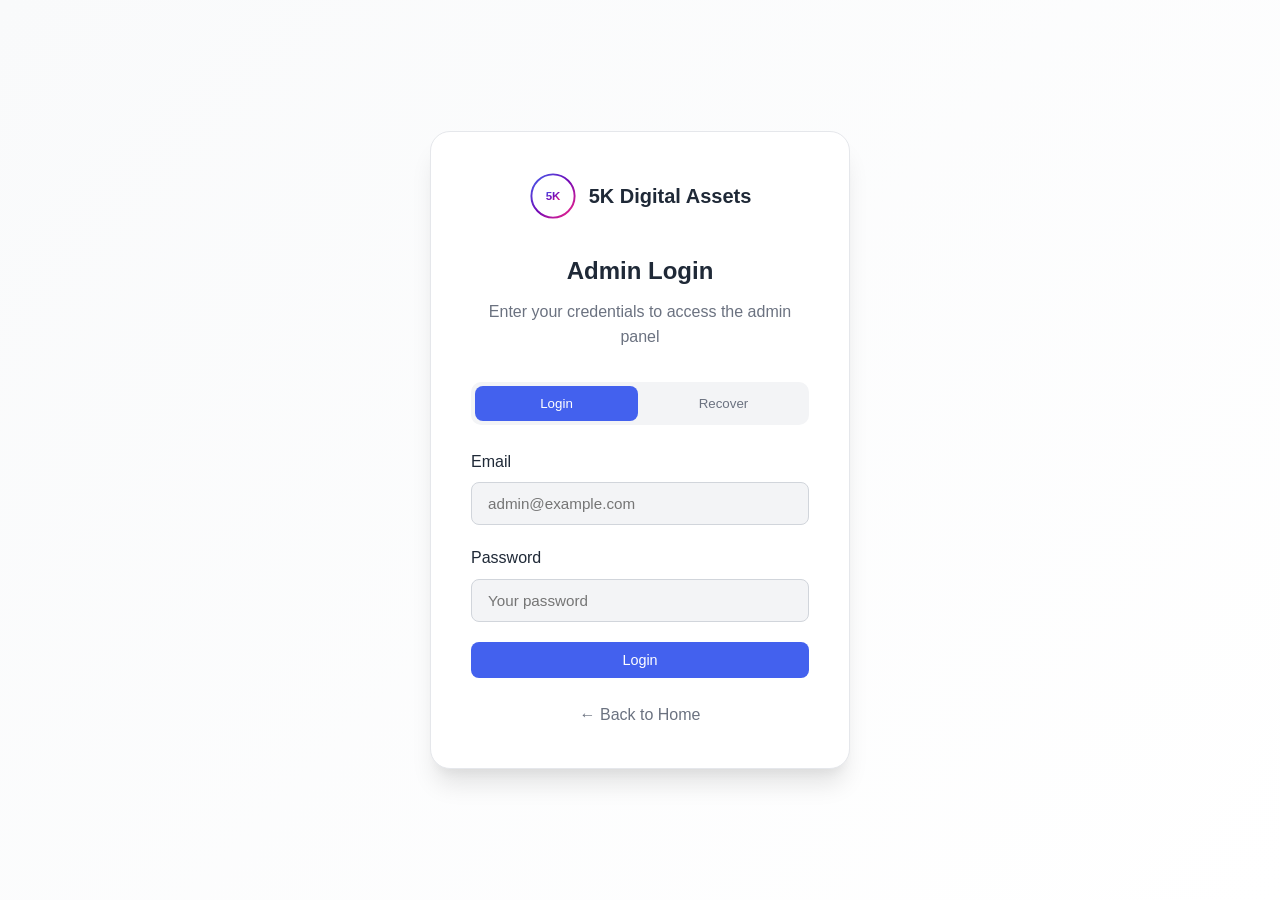
<file: admin.html>
<!DOCTYPE html>
<html lang="en">
<head>
  <meta charset="UTF-8">
  <meta name="viewport" content="width=device-width, initial-scale=1.0">
  <title>Admin Dashboard - 5K Digital Assets</title>
  <link rel="stylesheet" href="css/style.css">
  <link rel="stylesheet" href="css/admin.css">
  <link rel="preconnect" href="https://fonts.googleapis.com">
  <link rel="preconnect" href="https://fonts.gstatic.com" crossorigin>
  <link href="https://fonts.googleapis.com/css2?family=Inter:wght@300;400;500;600;700;800&display=swap" rel="stylesheet">
  <!-- Quill Rich Text Editor -->
  <link href="https://cdn.quilljs.com/1.3.7/quill.snow.css" rel="stylesheet">
  <style>
    /* Mobile Menu Toggle Button */
    .admin-mobile-toggle {
      display: none;
      position: fixed;
      top: 16px;
      left: 16px;
      z-index: 1001;
      background: var(--card);
      border: 1px solid var(--card-border);
      border-radius: 10px;
      padding: 10px;
      cursor: pointer;
      color: var(--foreground);
    }
    
    @media (max-width: 1024px) {
      .admin-mobile-toggle {
        display: flex;
        align-items: center;
        justify-content: center;
      }
    }
    
    /* Sidebar overlay for mobile */
    .admin-sidebar-overlay {
      display: none;
      position: fixed;
      top: 0;
      left: 0;
      right: 0;
      bottom: 0;
      background: rgba(0, 0, 0, 0.5);
      z-index: 99;
    }
    
    .admin-sidebar-overlay.show {
      display: block;
    }
  </style>
</head>
<body>
  <!-- Loading Animation -->
  <div id="loading-overlay" class="loading-overlay active">
    <div id="loading-binary"></div>
    <div id="loading-particles"></div>
    <div class="loading-logo">
      <div class="loading-logo-ring"></div>
      <div class="loading-logo-ring-inner"></div>
      <svg viewBox="0 0 100 100" fill="none" xmlns="http://www.w3.org/2000/svg">
        <defs>
          <linearGradient id="logoGradient" x1="0%" y1="0%" x2="100%" y2="100%">
            <stop offset="0%" style="stop-color:#4361ee"/>
            <stop offset="50%" style="stop-color:#7209b7"/>
            <stop offset="100%" style="stop-color:#f72585"/>
          </linearGradient>
        </defs>
        <circle cx="50" cy="50" r="45" stroke="url(#logoGradient)" stroke-width="4" fill="none"/>
        <text x="50" y="58" text-anchor="middle" fill="url(#logoGradient)" font-size="24" font-weight="800">5K</text>
      </svg>
    </div>
    <div class="loading-text">Loading<span class="loading-dots"><span></span><span></span><span></span></span></div>
  </div>

  <!-- Mobile Menu Toggle -->
  <button class="admin-mobile-toggle" onclick="toggleAdminSidebar()">
    <svg xmlns="http://www.w3.org/2000/svg" width="24" height="24" viewBox="0 0 24 24" fill="none" stroke="currentColor" stroke-width="2">
      <line x1="3" y1="12" x2="21" y2="12"/>
      <line x1="3" y1="6" x2="21" y2="6"/>
      <line x1="3" y1="18" x2="21" y2="18"/>
    </svg>
  </button>
  
  <!-- Sidebar Overlay -->
  <div class="admin-sidebar-overlay" id="admin-sidebar-overlay" onclick="toggleAdminSidebar()"></div>

  <div class="admin-layout">
    <!-- Sidebar -->
    <aside class="admin-sidebar" id="admin-sidebar">
      <div class="admin-sidebar-header">
        <a href="index.html" class="logo">
          <svg class="logo-icon" viewBox="0 0 40 40" fill="none" xmlns="http://www.w3.org/2000/svg">
            <defs>
              <linearGradient id="navLogoGradient" x1="0%" y1="0%" x2="100%" y2="100%">
                <stop offset="0%" style="stop-color:#4361ee"/>
                <stop offset="100%" style="stop-color:#7209b7"/>
              </linearGradient>
            </defs>
            <circle cx="20" cy="20" r="18" stroke="url(#navLogoGradient)" stroke-width="2" fill="none"/>
            <text x="20" y="25" text-anchor="middle" fill="url(#navLogoGradient)" font-size="12" font-weight="800">5K</text>
          </svg>
          <span>Admin Panel</span>
        </a>
      </div>
      
      <nav class="admin-nav">
        <a href="#dashboard" class="admin-nav-link active" data-section="dashboard">
          <svg xmlns="http://www.w3.org/2000/svg" width="20" height="20" viewBox="0 0 24 24" fill="none" stroke="currentColor" stroke-width="2">
            <rect x="3" y="3" width="7" height="7"/>
            <rect x="14" y="3" width="7" height="7"/>
            <rect x="14" y="14" width="7" height="7"/>
            <rect x="3" y="14" width="7" height="7"/>
          </svg>
          Dashboard
        </a>
        <a href="#products" class="admin-nav-link" data-section="products">
          <svg xmlns="http://www.w3.org/2000/svg" width="20" height="20" viewBox="0 0 24 24" fill="none" stroke="currentColor" stroke-width="2">
            <path d="M21 16V8a2 2 0 0 0-1-1.73l-7-4a2 2 0 0 0-2 0l-7 4A2 2 0 0 0 3 8v8a2 2 0 0 0 1 1.73l7 4a2 2 0 0 0 2 0l7-4A2 2 0 0 0 21 16z"/>
          </svg>
          Products
        </a>
        <a href="#messages" class="admin-nav-link" data-section="messages">
          <svg xmlns="http://www.w3.org/2000/svg" width="20" height="20" viewBox="0 0 24 24" fill="none" stroke="currentColor" stroke-width="2">
            <path d="M21 15a2 2 0 0 1-2 2H7l-4 4V5a2 2 0 0 1 2-2h14a2 2 0 0 1 2 2z"/>
          </svg>
          Messages
          <span id="messages-badge" class="admin-badge hidden">0</span>
        </a>
        <a href="#newsletter" class="admin-nav-link" data-section="newsletter">
          <svg xmlns="http://www.w3.org/2000/svg" width="20" height="20" viewBox="0 0 24 24" fill="none" stroke="currentColor" stroke-width="2">
            <path d="M4 4h16c1.1 0 2 .9 2 2v12c0 1.1-.9 2-2 2H4c-1.1 0-2-.9-2-2V6c0-1.1.9-2 2-2z"/>
            <polyline points="22,6 12,13 2,6"/>
          </svg>
          Newsletter
        </a>
        <a href="#ads" class="admin-nav-link" data-section="ads">
          <svg xmlns="http://www.w3.org/2000/svg" width="20" height="20" viewBox="0 0 24 24" fill="none" stroke="currentColor" stroke-width="2">
            <rect x="2" y="7" width="20" height="14" rx="2" ry="2"/>
            <path d="M16 21V5a2 2 0 0 0-2-2h-4a2 2 0 0 0-2 2v16"/>
          </svg>
          Ads Manager
        </a>
        <a href="#settings" class="admin-nav-link" data-section="settings">
          <svg xmlns="http://www.w3.org/2000/svg" width="20" height="20" viewBox="0 0 24 24" fill="none" stroke="currentColor" stroke-width="2">
            <circle cx="12" cy="12" r="3"/>
            <path d="M19.4 15a1.65 1.65 0 0 0 .33 1.82l.06.06a2 2 0 0 1 0 2.83 2 2 0 0 1-2.83 0l-.06-.06a1.65 1.65 0 0 0-1.82-.33 1.65 1.65 0 0 0-1 1.51V21a2 2 0 0 1-2 2 2 2 0 0 1-2-2v-.09A1.65 1.65 0 0 0 9 19.4a1.65 1.65 0 0 0-1.82.33l-.06.06a2 2 0 0 1-2.83 0 2 2 0 0 1 0-2.83l.06-.06a1.65 1.65 0 0 0 .33-1.82 1.65 1.65 0 0 0-1.51-1H3a2 2 0 0 1-2-2 2 2 0 0 1 2-2h.09A1.65 1.65 0 0 0 4.6 9a1.65 1.65 0 0 0-.33-1.82l-.06-.06a2 2 0 0 1 0-2.83 2 2 0 0 1 2.83 0l.06.06a1.65 1.65 0 0 0 1.82.33H9a1.65 1.65 0 0 0 1-1.51V3a2 2 0 0 1 2-2 2 2 0 0 1 2 2v.09a1.65 1.65 0 0 0 1 1.51 1.65 1.65 0 0 0 1.82-.33l.06-.06a2 2 0 0 1 2.83 0 2 2 0 0 1 0 2.83l-.06.06a1.65 1.65 0 0 0-.33 1.82V9a1.65 1.65 0 0 0 1.51 1H21a2 2 0 0 1 2 2 2 2 0 0 1-2 2h-.09a1.65 1.65 0 0 0-1.51 1z"/>
          </svg>
          Settings
        </a>
      </nav>
      
      <div class="admin-sidebar-footer">
        <button class="admin-nav-link" onclick="adminLogout()">
          <svg xmlns="http://www.w3.org/2000/svg" width="20" height="20" viewBox="0 0 24 24" fill="none" stroke="currentColor" stroke-width="2">
            <path d="M9 21H5a2 2 0 0 1-2-2V5a2 2 0 0 1 2-2h4"/>
            <polyline points="16 17 21 12 16 7"/>
            <line x1="21" y1="12" x2="9" y2="12"/>
          </svg>
          Logout
        </button>
      </div>
    </aside>

    <!-- Main Content -->
    <main class="admin-main">
      <!-- Dashboard Section -->
      <section id="section-dashboard" class="admin-section active">
        <div class="admin-header">
          <h1>Dashboard</h1>
          <p class="text-muted">Welcome back, <span id="admin-name">Admin</span></p>
        </div>
        
        <div class="stats-grid">
          <div class="stat-card">
            <div class="stat-icon stat-icon-primary">
              <svg xmlns="http://www.w3.org/2000/svg" width="24" height="24" viewBox="0 0 24 24" fill="none" stroke="currentColor" stroke-width="2">
                <path d="M21 16V8a2 2 0 0 0-1-1.73l-7-4a2 2 0 0 0-2 0l-7 4A2 2 0 0 0 3 8v8a2 2 0 0 0 1 1.73l7 4a2 2 0 0 0 2 0l7-4A2 2 0 0 0 21 16z"/>
              </svg>
            </div>
            <div class="stat-content">
              <span class="stat-value" id="stat-products">0</span>
              <span class="stat-label">Total Products</span>
            </div>
          </div>
          <div class="stat-card">
            <div class="stat-icon stat-icon-success">
              <svg xmlns="http://www.w3.org/2000/svg" width="24" height="24" viewBox="0 0 24 24" fill="none" stroke="currentColor" stroke-width="2">
                <path d="M21 15v4a2 2 0 0 1-2 2H5a2 2 0 0 1-2-2v-4"/>
                <polyline points="7 10 12 15 17 10"/>
                <line x1="12" y1="15" x2="12" y2="3"/>
              </svg>
            </div>
            <div class="stat-content">
              <span class="stat-value" id="stat-downloads">0</span>
              <span class="stat-label">Total Downloads</span>
            </div>
          </div>
          <div class="stat-card">
            <div class="stat-icon stat-icon-warning">
              <svg xmlns="http://www.w3.org/2000/svg" width="24" height="24" viewBox="0 0 24 24" fill="none" stroke="currentColor" stroke-width="2">
                <path d="M21 15a2 2 0 0 1-2 2H7l-4 4V5a2 2 0 0 1 2-2h14a2 2 0 0 1 2 2z"/>
              </svg>
            </div>
            <div class="stat-content">
              <span class="stat-value" id="stat-messages">0</span>
              <span class="stat-label">Unread Messages</span>
            </div>
          </div>
          <div class="stat-card">
            <div class="stat-icon stat-icon-accent">
              <svg xmlns="http://www.w3.org/2000/svg" width="24" height="24" viewBox="0 0 24 24" fill="none" stroke="currentColor" stroke-width="2">
                <path d="M17 21v-2a4 4 0 0 0-4-4H5a4 4 0 0 0-4 4v2"/>
                <circle cx="9" cy="7" r="4"/>
                <path d="M23 21v-2a4 4 0 0 0-3-3.87"/>
                <path d="M16 3.13a4 4 0 0 1 0 7.75"/>
              </svg>
            </div>
            <div class="stat-content">
              <span class="stat-value" id="stat-subscribers">0</span>
              <span class="stat-label">Subscribers</span>
            </div>
          </div>
        </div>

        <div class="admin-card">
          <h2 class="admin-card-title">Quick Actions</h2>
          <div class="quick-actions">
            <button class="quick-action-btn" onclick="showSection('products'); openProductModal()">
              <svg xmlns="http://www.w3.org/2000/svg" width="20" height="20" viewBox="0 0 24 24" fill="none" stroke="currentColor" stroke-width="2">
                <line x1="12" y1="5" x2="12" y2="19"/>
                <line x1="5" y1="12" x2="19" y2="12"/>
              </svg>
              Add Product
            </button>
            <button class="quick-action-btn" onclick="showSection('messages')">
              <svg xmlns="http://www.w3.org/2000/svg" width="20" height="20" viewBox="0 0 24 24" fill="none" stroke="currentColor" stroke-width="2">
                <path d="M21 15a2 2 0 0 1-2 2H7l-4 4V5a2 2 0 0 1 2-2h14a2 2 0 0 1 2 2z"/>
              </svg>
              View Messages
            </button>
            <button class="quick-action-btn" onclick="showSection('newsletter')">
              <svg xmlns="http://www.w3.org/2000/svg" width="20" height="20" viewBox="0 0 24 24" fill="none" stroke="currentColor" stroke-width="2">
                <path d="M21 15v4a2 2 0 0 1-2 2H5a2 2 0 0 1-2-2v-4"/>
                <polyline points="7 10 12 15 17 10"/>
                <line x1="12" y1="15" x2="12" y2="3"/>
              </svg>
              Export Subscribers
            </button>
            <button class="quick-action-btn" onclick="showSection('ads')">
              <svg xmlns="http://www.w3.org/2000/svg" width="20" height="20" viewBox="0 0 24 24" fill="none" stroke="currentColor" stroke-width="2">
                <rect x="2" y="7" width="20" height="14" rx="2" ry="2"/>
              </svg>
              Manage Ads
            </button>
          </div>
        </div>
      </section>

      <!-- Products Section -->
      <section id="section-products" class="admin-section">
        <div class="admin-header">
          <h1>Products</h1>
          <button class="btn btn-primary" onclick="openProductModal()">
            <svg xmlns="http://www.w3.org/2000/svg" width="18" height="18" viewBox="0 0 24 24" fill="none" stroke="currentColor" stroke-width="2">
              <line x1="12" y1="5" x2="12" y2="19"/>
              <line x1="5" y1="12" x2="19" y2="12"/>
            </svg>
            Add Product
          </button>
        </div>
        
        <div class="admin-card">
          <div class="table-responsive">
            <table class="data-table">
              <thead>
                <tr>
                  <th>Image</th>
                  <th>Title</th>
                  <th>Type</th>
                  <th>Downloads</th>
                  <th>Views</th>
                  <th>Created</th>
                  <th>Actions</th>
                </tr>
              </thead>
              <tbody id="products-table-body">
                <tr>
                  <td colspan="7" class="text-center">Loading products...</td>
                </tr>
              </tbody>
            </table>
          </div>
        </div>
      </section>

      <!-- Messages Section -->
      <section id="section-messages" class="admin-section">
        <div class="admin-header">
          <h1>Contact Messages</h1>
          <button class="btn btn-outline" onclick="loadMessages()">
            <svg xmlns="http://www.w3.org/2000/svg" width="18" height="18" viewBox="0 0 24 24" fill="none" stroke="currentColor" stroke-width="2">
              <polyline points="23 4 23 10 17 10"/>
              <path d="M20.49 15a9 9 0 1 1-2.12-9.36L23 10"/>
            </svg>
            Refresh
          </button>
        </div>
        
        <div class="messages-list" id="messages-list">
          <div class="text-center py-16">
            <p class="text-muted">Loading messages...</p>
          </div>
        </div>
      </section>

      <!-- Newsletter Section -->
      <section id="section-newsletter" class="admin-section">
        <div class="admin-header">
          <h1>Newsletter Subscribers</h1>
          <div class="admin-header-actions">
            <button class="btn btn-outline" onclick="exportSubscribers('csv')">
              <svg xmlns="http://www.w3.org/2000/svg" width="18" height="18" viewBox="0 0 24 24" fill="none" stroke="currentColor" stroke-width="2">
                <path d="M21 15v4a2 2 0 0 1-2 2H5a2 2 0 0 1-2-2v-4"/>
                <polyline points="7 10 12 15 17 10"/>
                <line x1="12" y1="15" x2="12" y2="3"/>
              </svg>
              Export CSV
            </button>
          </div>
        </div>
        
        <div class="admin-card">
          <div class="table-responsive">
            <table class="data-table">
              <thead>
                <tr>
                  <th>Email</th>
                  <th>Source</th>
                  <th>Subscribed At</th>
                </tr>
              </thead>
              <tbody id="subscribers-table-body">
                <tr>
                  <td colspan="3" class="text-center">Loading subscribers...</td>
                </tr>
              </tbody>
            </table>
          </div>
        </div>
      </section>

      <!-- Ads Manager Section -->
      <section id="section-ads" class="admin-section">
        <div class="admin-header">
          <h1>Ads Manager</h1>
          <p class="text-muted">Configure Adsterra, Monetag, and Google AdSense ads</p>
        </div>

        <!-- Network Tabs -->
        <div class="ads-tabs">
          <button class="ads-tab active" onclick="showAdsTab('adsterra')">Adsterra</button>
          <button class="ads-tab" onclick="showAdsTab('monetag')">Monetag</button>
          <button class="ads-tab" onclick="showAdsTab('adsense')">Google AdSense</button>
        </div>

        <!-- Adsterra Tab -->
        <div id="ads-tab-adsterra" class="ads-tab-content active">
          <div class="ads-network-header">
            <div class="ads-network-toggle">
              <h3>Adsterra Ads</h3>
              <label class="toggle-switch">
                <input type="checkbox" id="adsterra-enabled" onchange="saveAdsConfig()">
                <span class="toggle-slider"></span>
              </label>
            </div>
            <p class="text-muted">High CPM ads with multiple formats</p>
          </div>

          <div class="ads-config-grid">
            <div class="admin-card ads-config-card">
              <div class="ads-config-header">
                <div class="ads-config-icon">
                  <svg xmlns="http://www.w3.org/2000/svg" width="24" height="24" viewBox="0 0 24 24" fill="none" stroke="currentColor" stroke-width="2">
                    <rect x="3" y="3" width="18" height="18" rx="2" ry="2"/>
                    <line x1="9" y1="3" x2="9" y2="21"/>
                  </svg>
                </div>
                <div>
                  <h3>Popunder</h3>
                  <p class="text-muted text-sm">Opens ad in new tab</p>
                </div>
                <label class="toggle-switch">
                  <input type="checkbox" id="adsterra-popunder-enabled" onchange="saveAdsConfig()">
                  <span class="toggle-slider"></span>
                </label>
              </div>
              <div class="form-group">
                <label class="form-label">Script URL</label>
                <input type="text" class="form-input" id="adsterra-popunder-script" placeholder="//www.profitablecreativeformat.com/...">
              </div>
            </div>

            <div class="admin-card ads-config-card">
              <div class="ads-config-header">
                <div class="ads-config-icon">
                  <svg xmlns="http://www.w3.org/2000/svg" width="24" height="24" viewBox="0 0 24 24" fill="none" stroke="currentColor" stroke-width="2">
                    <rect x="2" y="6" width="20" height="12" rx="2"/>
                  </svg>
                </div>
                <div>
                  <h3>Banner</h3>
                  <p class="text-muted text-sm">Display banners</p>
                </div>
                <label class="toggle-switch">
                  <input type="checkbox" id="adsterra-banner-enabled" onchange="saveAdsConfig()">
                  <span class="toggle-slider"></span>
                </label>
              </div>
              <div class="form-group">
                <label class="form-label">Script URL</label>
                <input type="text" class="form-input" id="adsterra-banner-script" placeholder="//www.profitablecreativeformat.com/...">
              </div>
              <div class="form-group">
                <label class="form-label">Position</label>
                <select class="form-input" id="adsterra-banner-position">
                  <option value="top">Top</option>
                  <option value="bottom">Bottom</option>
                  <option value="both">Both</option>
                </select>
              </div>
            </div>

            <div class="admin-card ads-config-card">
              <div class="ads-config-header">
                <div class="ads-config-icon">
                  <svg xmlns="http://www.w3.org/2000/svg" width="24" height="24" viewBox="0 0 24 24" fill="none" stroke="currentColor" stroke-width="2">
                    <rect x="2" y="3" width="20" height="14" rx="2" ry="2"/>
                    <line x1="8" y1="21" x2="16" y2="21"/>
                    <line x1="12" y1="17" x2="12" y2="21"/>
                  </svg>
                </div>
                <div>
                  <h3>Native Push</h3>
                  <p class="text-muted text-sm">Push notification ads</p>
                </div>
                <label class="toggle-switch">
                  <input type="checkbox" id="adsterra-native-enabled" onchange="saveAdsConfig()">
                  <span class="toggle-slider"></span>
                </label>
              </div>
              <div class="form-group">
                <label class="form-label">Script URL</label>
                <input type="text" class="form-input" id="adsterra-native-script" placeholder="//www.profitablecreativeformat.com/...">
              </div>
            </div>
          </div>
        </div>

        <!-- Monetag Tab -->
        <div id="ads-tab-monetag" class="ads-tab-content">
          <div class="ads-network-header">
            <div class="ads-network-toggle">
              <h3>Monetag Ads</h3>
              <label class="toggle-switch">
                <input type="checkbox" id="monetag-enabled" onchange="saveAdsConfig()">
                <span class="toggle-slider"></span>
              </label>
            </div>
            <p class="text-muted">Premium ad network with high fill rates</p>
          </div>

          <div class="form-group" style="max-width: 400px;">
            <label class="form-label">Publisher ID</label>
            <input type="text" class="form-input" id="monetag-publisher-id" placeholder="Your Monetag Publisher ID">
          </div>

          <div class="ads-config-grid">
            <div class="admin-card ads-config-card">
              <div class="ads-config-header">
                <div class="ads-config-icon">
                  <svg xmlns="http://www.w3.org/2000/svg" width="24" height="24" viewBox="0 0 24 24" fill="none" stroke="currentColor" stroke-width="2">
                    <rect x="3" y="3" width="18" height="18" rx="2" ry="2"/>
                    <line x1="9" y1="3" x2="9" y2="21"/>
                  </svg>
                </div>
                <div>
                  <h3>Popunder</h3>
                  <p class="text-muted text-sm">High revenue format</p>
                </div>
                <label class="toggle-switch">
                  <input type="checkbox" id="monetag-popunder-enabled" onchange="saveAdsConfig()">
                  <span class="toggle-slider"></span>
                </label>
              </div>
              <div class="form-group">
                <label class="form-label">Zone ID</label>
                <input type="text" class="form-input" id="monetag-popunder-zone" placeholder="Zone ID">
              </div>
            </div>

            <div class="admin-card ads-config-card">
              <div class="ads-config-header">
                <div class="ads-config-icon">
                  <svg xmlns="http://www.w3.org/2000/svg" width="24" height="24" viewBox="0 0 24 24" fill="none" stroke="currentColor" stroke-width="2">
                    <rect x="2" y="6" width="20" height="12" rx="2"/>
                  </svg>
                </div>
                <div>
                  <h3>Banner</h3>
                  <p class="text-muted text-sm">Display banner ads</p>
                </div>
                <label class="toggle-switch">
                  <input type="checkbox" id="monetag-banner-enabled" onchange="saveAdsConfig()">
                  <span class="toggle-slider"></span>
                </label>
              </div>
              <div class="form-group">
                <label class="form-label">Zone ID</label>
                <input type="text" class="form-input" id="monetag-banner-zone" placeholder="Zone ID">
              </div>
            </div>
          </div>
        </div>

        <!-- AdSense Tab -->
        <div id="ads-tab-adsense" class="ads-tab-content">
          <div class="ads-network-header">
            <div class="ads-network-toggle">
              <h3>Google AdSense</h3>
              <label class="toggle-switch">
                <input type="checkbox" id="adsense-enabled" onchange="saveAdsConfig()">
                <span class="toggle-slider"></span>
              </label>
            </div>
            <p class="text-muted">Google's official advertising platform</p>
          </div>

          <div class="form-group" style="max-width: 400px;">
            <label class="form-label">Publisher ID</label>
            <input type="text" class="form-input" id="adsense-publisher-id" placeholder="ca-pub-XXXXXXXXXXXXXXXX">
          </div>

          <div class="admin-card ads-config-card">
            <div class="ads-config-header">
              <div class="ads-config-icon">
                <svg xmlns="http://www.w3.org/2000/svg" width="24" height="24" viewBox="0 0 24 24" fill="none" stroke="currentColor" stroke-width="2">
                  <circle cx="12" cy="12" r="10"/>
                  <path d="M12 6v6l4 2"/>
                </svg>
              </div>
              <div>
                <h3>Auto Ads</h3>
                <p class="text-muted text-sm">Google places ads automatically</p>
              </div>
              <label class="toggle-switch">
                <input type="checkbox" id="adsense-autoads-enabled" onchange="saveAdsConfig()">
                <span class="toggle-slider"></span>
              </label>
            </div>
          </div>
        </div>

        <!-- Timer Settings -->
        <div class="admin-card mt-4">
          <h3 class="admin-card-title">Download Timer Settings</h3>
          <div class="timer-settings-grid">
            <div class="form-group">
              <label class="toggle-label">
                <input type="checkbox" id="timer-enabled" onchange="saveAdsConfig()" checked>
                <span>Enable download timer</span>
              </label>
            </div>
            <div class="form-group">
              <label class="form-label">Timer Duration (seconds)</label>
              <input type="number" class="form-input" id="timer-duration" value="10" min="5" max="60" style="width: 120px;">
            </div>
          </div>
        </div>

        <!-- Save Button -->
        <div class="admin-card mt-4">
          <div class="ads-save-section">
            <div>
              <h3>Save All Settings</h3>
              <p class="text-muted text-sm">All ad configurations are stored securely server-side</p>
            </div>
            <button class="btn btn-primary" onclick="saveAdsConfig()">
              <svg xmlns="http://www.w3.org/2000/svg" width="18" height="18" viewBox="0 0 24 24" fill="none" stroke="currentColor" stroke-width="2">
                <path d="M19 21H5a2 2 0 0 1-2-2V5a2 2 0 0 1 2-2h11l5 5v11a2 2 0 0 1-2 2z"/>
                <polyline points="17 21 17 13 7 13 7 21"/>
                <polyline points="7 3 7 8 15 8"/>
              </svg>
              Save All Settings
            </button>
          </div>
        </div>
      </section>

      <!-- Settings Section -->
      <section id="section-settings" class="admin-section">
        <div class="admin-header">
          <h1>Admin Settings</h1>
          <p class="text-muted">Manage your admin account</p>
        </div>

        <div class="settings-grid">
          <div class="admin-card">
            <h3 class="admin-card-title">Profile Settings</h3>
            <form id="profile-form" onsubmit="updateProfile(event)">
              <div class="form-group">
                <label class="form-label">Admin Name</label>
                <input type="text" class="form-input" id="admin-name-input" placeholder="Your name">
              </div>
              <div class="form-group">
                <label class="form-label">Email Address</label>
                <input type="email" class="form-input" id="admin-email" disabled>
                <p class="text-muted text-sm mt-1">Email cannot be changed</p>
              </div>
              <button type="submit" class="btn btn-primary">Update Profile</button>
            </form>
          </div>

          <div class="admin-card">
            <h3 class="admin-card-title">Change Password</h3>
            <form id="password-form" onsubmit="changePassword(event)">
              <div class="form-group">
                <label class="form-label">Current Password</label>
                <input type="password" class="form-input" id="current-password" placeholder="Enter current password">
              </div>
              <div class="form-group">
                <label class="form-label">New Password</label>
                <input type="password" class="form-input" id="new-password" placeholder="Enter new password" oninput="updatePasswordStrength(this.value)">
                <div id="password-strength" class="password-strength">
                  <div class="strength-bar"><div class="strength-fill"></div></div>
                  <span class="strength-text">Enter password</span>
                </div>
              </div>
              <div class="form-group">
                <label class="form-label">Confirm Password</label>
                <input type="password" class="form-input" id="confirm-password" placeholder="Confirm new password">
              </div>
              <button type="submit" class="btn btn-primary">Change Password</button>
            </form>
          </div>
        </div>
      </section>
    </main>
  </div>

  <!-- Product Modal -->
  <div id="product-modal" class="modal-overlay">
    <div class="modal">
      <div class="modal-header">
        <h2 id="product-modal-title">Add Product</h2>
        <button class="modal-close" onclick="closeProductModal()">
          <svg xmlns="http://www.w3.org/2000/svg" width="24" height="24" viewBox="0 0 24 24" fill="none" stroke="currentColor" stroke-width="2">
            <line x1="18" y1="6" x2="6" y2="18"/>
            <line x1="6" y1="6" x2="18" y2="18"/>
          </svg>
        </button>
      </div>
      <form id="product-form" onsubmit="saveProduct(event)">
        <div class="modal-body">
          <input type="hidden" id="product-id">
          
          <div class="form-group">
            <label class="form-label">Title *</label>
            <input type="text" class="form-input" id="product-title" required placeholder="Product title">
          </div>
          
          <div class="form-group">
            <label class="form-label">Description</label>
            <div id="product-description-editor" class="rich-text-editor"></div>
          </div>
          
          <div class="form-row">
            <div class="form-group">
              <label class="form-label">Image URL</label>
              <input type="text" class="form-input" id="product-image" placeholder="https://example.com/image.jpg">
            </div>
            <div class="form-group">
              <label class="form-label">File Size</label>
              <input type="text" class="form-input" id="product-size" placeholder="e.g., 25 MB">
            </div>
          </div>
          
          <div class="form-row">
            <div class="form-group">
              <label class="form-label">Type</label>
              <select class="form-input" id="product-type">
                <option value="Digital">Digital</option>
                <option value="Template">Template</option>
                <option value="UI-Kit">UI Kit</option>
                <option value="Font">Font</option>
                <option value="Preset">Preset</option>
                <option value="Ebook">E-Book</option>
                <option value="Video">Video</option>
                <option value="Audio">Audio</option>
                <option value="Brush">Brush</option>
                <option value="Texture">Texture</option>
              </select>
            </div>
            <div class="form-group">
              <label class="form-label">Download URL</label>
              <input type="text" class="form-input" id="product-download-url" placeholder="https://drive.google.com/...">
            </div>
          </div>
        </div>
        <div class="modal-footer">
          <button type="button" class="btn btn-outline" onclick="closeProductModal()">Cancel</button>
          <button type="submit" class="btn btn-primary">Save Product</button>
        </div>
      </form>
    </div>
  </div>

  <!-- Message Modal -->
  <div id="message-modal" class="modal-overlay">
    <div class="modal">
      <div class="modal-header">
        <h2>Message Details</h2>
        <button class="modal-close" onclick="closeMessageModal()">
          <svg xmlns="http://www.w3.org/2000/svg" width="24" height="24" viewBox="0 0 24 24" fill="none" stroke="currentColor" stroke-width="2">
            <line x1="18" y1="6" x2="6" y2="18"/>
            <line x1="6" y1="6" x2="18" y2="18"/>
          </svg>
        </button>
      </div>
      <div class="modal-body" id="message-detail-content">
        <!-- Content loaded dynamically -->
      </div>
      <div class="modal-footer">
        <button type="button" class="btn btn-outline" onclick="closeMessageModal()">Close</button>
        <button type="button" class="btn btn-error" id="delete-message-btn">Delete</button>
      </div>
    </div>
  </div>

  <!-- Toast Container -->
  <div id="toast-container" class="toast-container"></div>

  <!-- Quill Editor -->
  <script src="https://cdn.quilljs.com/1.3.7/quill.min.js"></script>
  
  <!-- App.js for shared utilities -->
  <script src="js/app.js"></script>
  
  <!-- Admin.js -->
  <script src="js/admin.js"></script>
  
  <script>
    // Mobile sidebar toggle
    function toggleAdminSidebar() {
      const sidebar = document.getElementById('admin-sidebar');
      const overlay = document.getElementById('admin-sidebar-overlay');
      sidebar.classList.toggle('open');
      overlay.classList.toggle('show');
    }
    
    // Close sidebar when clicking nav links on mobile
    document.querySelectorAll('.admin-nav-link[data-section]').forEach(link => {
      link.addEventListener('click', () => {
        if (window.innerWidth <= 1024) {
          toggleAdminSidebar();
        }
      });
    });
  </script>
</body>
</html>
</file>
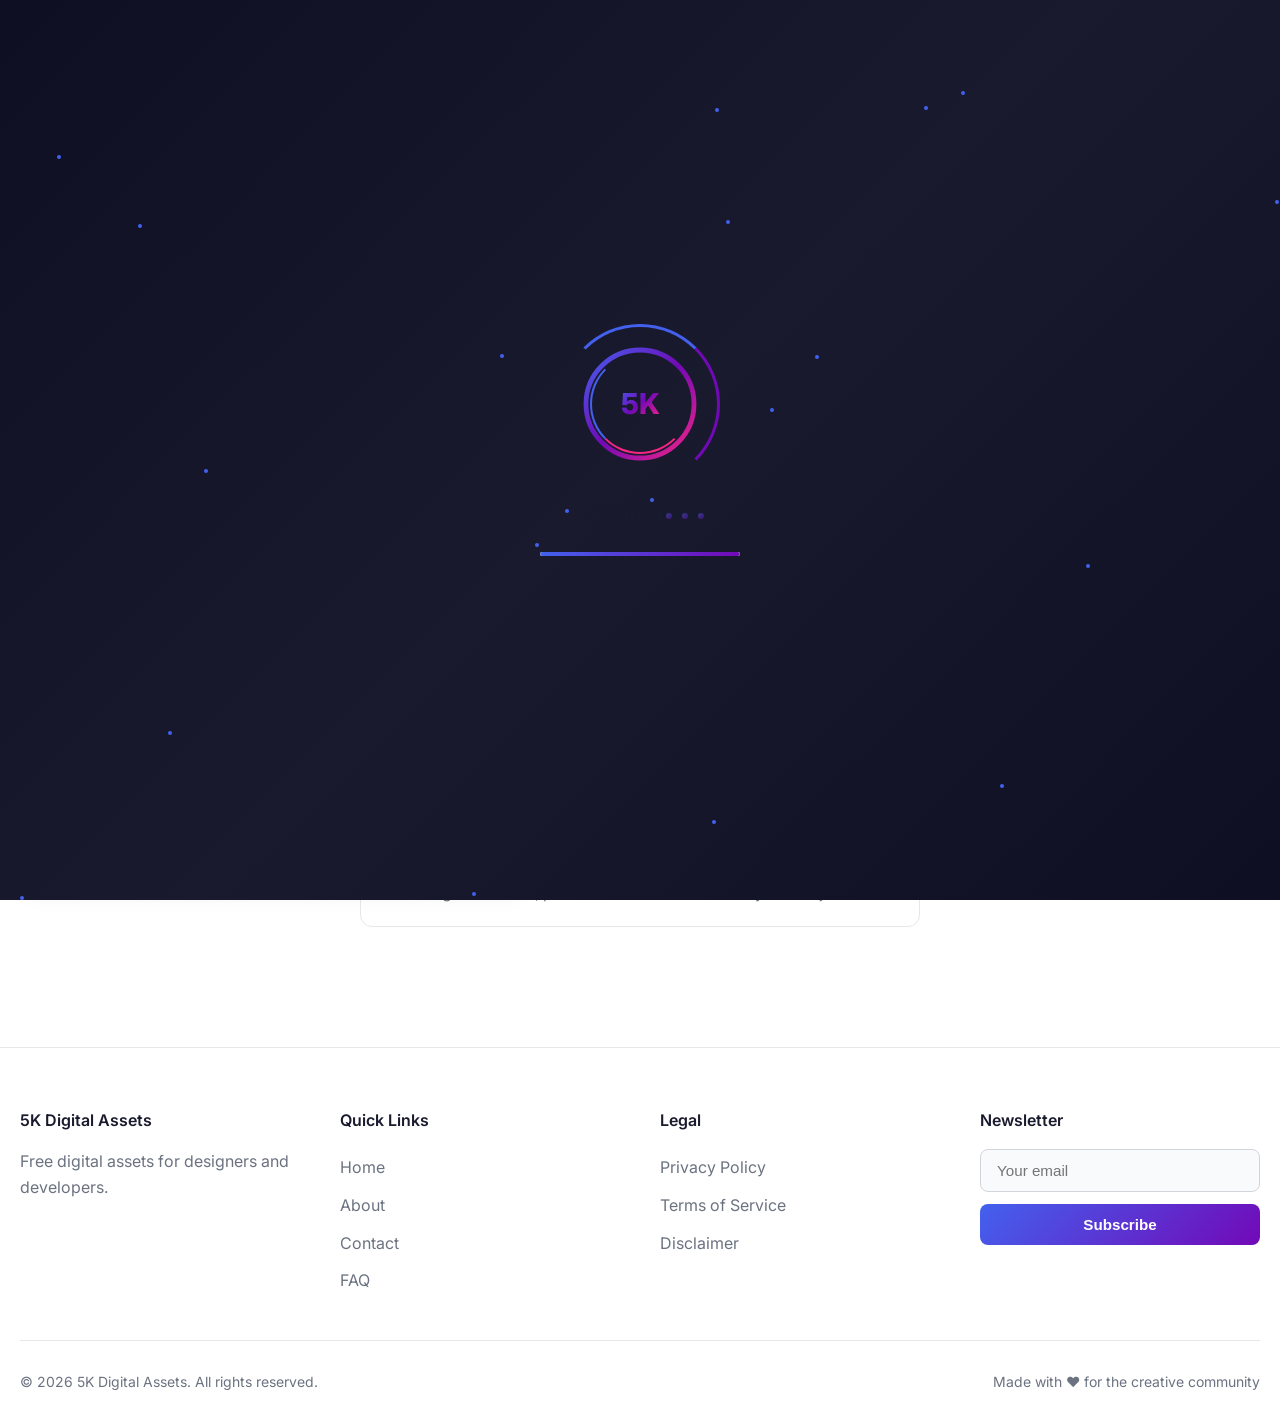
<file: contact.html>
<!DOCTYPE html>
<html lang="en">
<head>
  <meta charset="UTF-8">
  <meta name="viewport" content="width=device-width, initial-scale=1.0">
  <title>Contact - 5K Digital Assets</title>
  <meta name="description" content="Contact 5K Digital Assets - Get in touch with us">
  <link rel="preconnect" href="https://fonts.googleapis.com/">
  <link rel="preconnect" href="https://fonts.gstatic.com/" crossorigin>
  <link href="https://fonts.googleapis.com/css2?family=Inter:wght@400;500;600;700;800&amp;display=swap" rel="stylesheet">
  <link rel="stylesheet" href="css/style.css">
</head>
<body>
  <!-- Loading Animation -->
  <div id="loading-overlay" class="loading-overlay active">
    <div id="loading-binary"></div>
    <div id="loading-particles"></div>
    <div class="loading-logo">
      <div class="loading-logo-ring"></div>
      <div class="loading-logo-ring-inner"></div>
      <svg viewBox="0 0 100 100" fill="none" xmlns="http://www.w3.org/2000/svg">
        <defs>
          <linearGradient id="logoGradient" x1="0%" y1="0%" x2="100%" y2="100%">
            <stop offset="0%" style="stop-color:#4361ee"/>
            <stop offset="50%" style="stop-color:#7209b7"/>
            <stop offset="100%" style="stop-color:#f72585"/>
          </linearGradient>
        </defs>
        <circle cx="50" cy="50" r="45" stroke="url(#logoGradient)" stroke-width="4" fill="none"/>
        <text x="50" y="58" text-anchor="middle" fill="url(#logoGradient)" font-size="24" font-weight="800">5K</text>
      </svg>
    </div>
    <div class="loading-text">Loading<span class="loading-dots"><span></span><span></span><span></span></span></div>
    <div class="loading-progress">
      <div class="loading-progress-bar"></div>
    </div>
  </div>

  <!-- Header -->
  <header class="header">
    <div class="header-content">
      <a href="index.html" class="logo">
        <svg class="logo-icon" viewBox="0 0 40 40" fill="none" xmlns="http://www.w3.org/2000/svg">
          <defs>
            <linearGradient id="navLogoGradient" x1="0%" y1="0%" x2="100%" y2="100%">
              <stop offset="0%" style="stop-color:#4361ee"/>
              <stop offset="100%" style="stop-color:#7209b7"/>
            </linearGradient>
          </defs>
          <circle cx="20" cy="20" r="18" stroke="url(#navLogoGradient)" stroke-width="2" fill="none"/>
          <text x="20" y="25" text-anchor="middle" fill="url(#navLogoGradient)" font-size="12" font-weight="800">5K</text>
        </svg>
        <span>5K Digital Assets</span>
      </a>
      
      <nav class="nav">
        <ul class="nav-links">
          <li><a href="index.html" class="nav-link">Home</a></li>
          <li><a href="about.html" class="nav-link">About</a></li>
          <li><a href="faq.html" class="nav-link">FAQ</a></li>
          <li><a href="contact.html" class="nav-link active">Contact</a></li>
          <li><a href="support.html" class="nav-link">Support Us</a></li>
        </ul>
        
        <button class="theme-toggle" onclick="toggleTheme()">
          <span class="theme-toggle-label">Light</span>
          <div class="theme-toggle-switch"></div>
        </button>
        
        <button class="mobile-menu-btn" onclick="toggleMobileMenu()">
          <svg xmlns="http://www.w3.org/2000/svg" width="24" height="24" viewBox="0 0 24 24" fill="none" stroke="currentColor" stroke-width="2">
            <line x1="3" y1="12" x2="21" y2="12"/>
            <line x1="3" y1="6" x2="21" y2="6"/>
            <line x1="3" y1="18" x2="21" y2="18"/>
          </svg>
        </button>
      </nav>
    </div>
  </header>

  <!-- Mobile Menu -->
  <div id="mobile-menu-overlay" class="mobile-menu-overlay"></div>
  <nav id="mobile-menu" class="mobile-menu">
    <ul class="mobile-nav-links">
      <li><a href="index.html" class="mobile-nav-link">Home</a></li>
      <li><a href="about.html" class="mobile-nav-link">About</a></li>
      <li><a href="faq.html" class="mobile-nav-link">FAQ</a></li>
      <li><a href="contact.html" class="mobile-nav-link">Contact</a></li>
      <li><a href="support.html" class="mobile-nav-link">Support Us</a></li>
    </ul>
  </nav>

  <!-- Main Content -->
  <main class="main">
    <section style="padding:60px 0;">
      <div class="container" style="max-width:600px;">
        <h1 class="hero-title text-center mb-4">Contact Us</h1>
        <p class="text-muted text-center mb-4">Have a question or feedback? We'd love to hear from you.</p>
        
        <div class="card">
          <div class="card-content">
            <!-- Using formsubmit.co for email delivery -->
            <form action="https://formsubmit.co/nooraalkalii@gmail.com" method="POST">
              <!-- FormSubmit configuration -->
              <input type="hidden" name="_subject" value="New Contact Message from 5K Digital Assets">
              <input type="hidden" name="_captcha" value="false">
              <input type="hidden" name="_template" value="table">
              <input type="hidden" name="_next" value="">
              
              <div class="form-group">
                <label class="form-label">Name</label>
                <input type="text" name="name" class="form-input" placeholder="Your name" required>
              </div>
              <div class="form-group">
                <label class="form-label">Email</label>
                <input type="email" name="email" class="form-input" placeholder="your@email.com" required>
              </div>
              <div class="form-group">
                <label class="form-label">Subject</label>
                <select name="subject" class="form-input" required>
                  <option value="">Select a subject</option>
                  <option value="General Inquiry">General Inquiry</option>
                  <option value="Technical Support">Technical Support</option>
                  <option value="Report an Issue">Report an Issue</option>
                  <option value="Suggestion">Suggestion</option>
                  <option value="Business Inquiry">Business Inquiry</option>
                </select>
              </div>
              <div class="form-group">
                <label class="form-label">Message</label>
                <textarea name="message" class="form-input form-textarea" rows="5" placeholder="Your message..." required></textarea>
              </div>
              <button type="submit" class="btn btn-primary w-full">Send Message</button>
            </form>
          </div>
        </div>

        <div class="card mt-4">
          <div class="card-content text-center">
            <p class="text-muted">We typically respond within 24-48 hours.</p>
            <p class="text-muted mt-2">For urgent matters, please include "URGENT" in your subject line.</p>
          </div>
        </div>
      </div>
    </section>
  </main>

  <!-- Back to Top Button -->
  <button id="back-to-top" class="back-to-top">
    <svg xmlns="http://www.w3.org/2000/svg" width="24" height="24" viewBox="0 0 24 24" fill="none" stroke="currentColor" stroke-width="2">
      <polyline points="18 15 12 9 6 15"/>
    </svg>
  </button>

  <!-- Footer -->
  <footer class="footer">
    <div class="container">
      <div class="footer-grid">
        <div>
          <h4 class="footer-title">5K Digital Assets</h4>
          <p class="text-muted">Free digital assets for designers and developers.</p>
        </div>
        <div>
          <h4 class="footer-title">Quick Links</h4>
          <ul class="footer-links">
            <li><a href="index.html" class="footer-link">Home</a></li>
            <li><a href="about.html" class="footer-link">About</a></li>
            <li><a href="contact.html" class="footer-link">Contact</a></li>
            <li><a href="faq.html" class="footer-link">FAQ</a></li>
          </ul>
        </div>
        <div>
          <h4 class="footer-title">Legal</h4>
          <ul class="footer-links">
            <li><a href="privacy.html" class="footer-link">Privacy Policy</a></li>
            <li><a href="terms.html" class="footer-link">Terms of Service</a></li>
            <li><a href="disclaimer.html" class="footer-link">Disclaimer</a></li>
          </ul>
        </div>
        <div>
          <h4 class="footer-title">Newsletter</h4>
          <form onsubmit="handleNewsletterSubmit(event, 'footer')">
            <div class="form-group" style="margin-bottom:0;">
              <input type="email" class="form-input" placeholder="Your email" required>
            </div>
            <button type="submit" class="btn btn-primary" style="margin-top:12px;width:100%;">Subscribe</button>
          </form>
        </div>
      </div>
      <div class="footer-bottom">
        <p>&copy; 2026 5K Digital Assets. All rights reserved.</p>
        <p>Made with ❤️ for the creative community</p>
      </div>
    </div>
  </footer>

  <!-- Cookie Consent -->
  <div id="cookie-consent" class="cookie-consent">
    <p class="text-sm">We use cookies to enhance your experience. By continuing to visit this site you agree to our use of cookies.</p>
    <div class="cookie-consent-actions">
      <button class="btn btn-outline btn-sm" onclick="declineCookies()">Decline</button>
      <button class="btn btn-primary btn-sm" onclick="acceptCookies()">Accept</button>
    </div>
  </div>

  <div id="toast-container" class="toast-container"></div>

  <script src="js/app.js"></script>
</body>
</html>
</file>
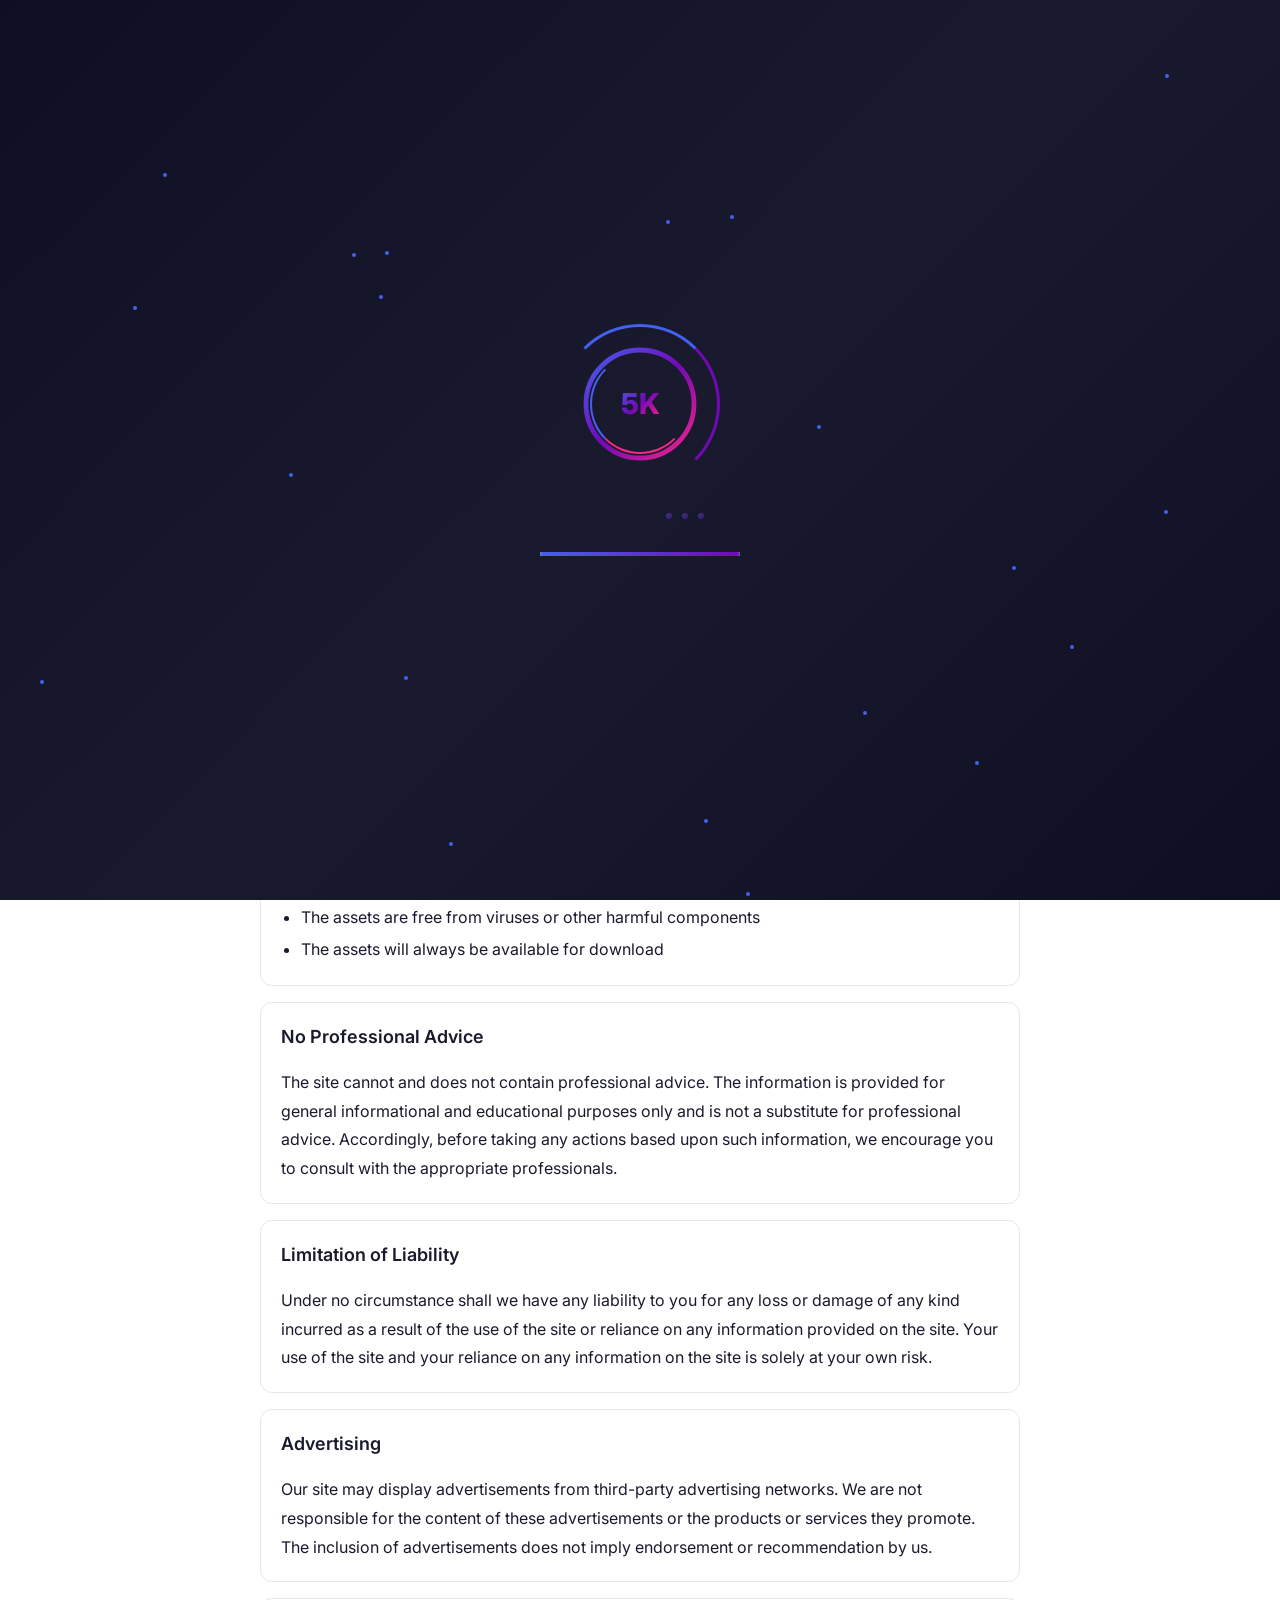
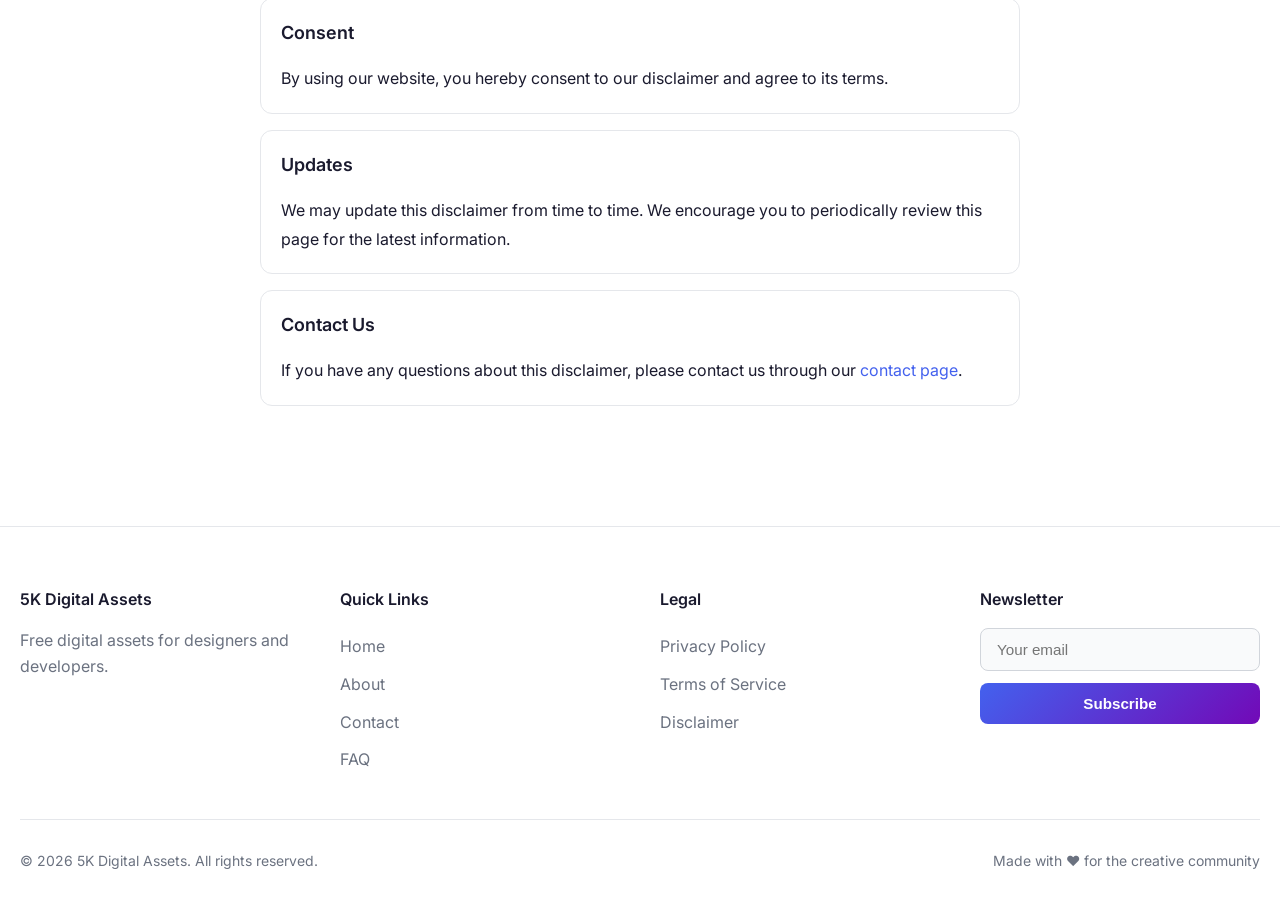
<file: disclaimer.html>
<!DOCTYPE html>
<html lang="en">

<!-- Mirrored from 5kdigitalassets.com/disclaimer by HTTrack Website Copier/3.x [XR&CO'2014], Sat, 21 Mar 2026 02:04:58 GMT -->
<head>
  <meta charset="UTF-8">
  <meta name="viewport" content="width=device-width, initial-scale=1.0">
  <title>Disclaimer - 5K Digital Assets</title>
  <meta name="description" content="Disclaimer for 5K Digital Assets">
  <link rel="preconnect" href="https://fonts.googleapis.com/">
  <link rel="preconnect" href="https://fonts.gstatic.com/" crossorigin>
  <link href="https://fonts.googleapis.com/css2?family=Inter:wght@400;500;600;700;800&amp;display=swap" rel="stylesheet">
  <link rel="stylesheet" href="css/style.css">
</head>
<body>
  <!-- Loading Animation -->
  <div id="loading-overlay" class="loading-overlay active">
    <div id="loading-binary"></div>
    <div id="loading-particles"></div>
    <div class="loading-logo">
      <div class="loading-logo-ring"></div>
      <div class="loading-logo-ring-inner"></div>
      <svg viewBox="0 0 100 100" fill="none" xmlns="http://www.w3.org/2000/svg">
        <defs>
          <linearGradient id="logoGradient" x1="0%" y1="0%" x2="100%" y2="100%">
            <stop offset="0%" style="stop-color:#4361ee"/>
            <stop offset="50%" style="stop-color:#7209b7"/>
            <stop offset="100%" style="stop-color:#f72585"/>
          </linearGradient>
        </defs>
        <circle cx="50" cy="50" r="45" stroke="url(#logoGradient)" stroke-width="4" fill="none"/>
        <text x="50" y="58" text-anchor="middle" fill="url(#logoGradient)" font-size="24" font-weight="800">5K</text>
      </svg>
    </div>
    <div class="loading-text">Loading<span class="loading-dots"><span></span><span></span><span></span></span></div>
    <div class="loading-progress">
      <div class="loading-progress-bar"></div>
    </div>
  </div>

  <!-- Header -->
  <header class="header">
    <div class="header-content">
      <a href="index.html" class="logo">
        <svg class="logo-icon" viewBox="0 0 40 40" fill="none" xmlns="http://www.w3.org/2000/svg">
          <defs>
            <linearGradient id="navLogoGradient" x1="0%" y1="0%" x2="100%" y2="100%">
              <stop offset="0%" style="stop-color:#4361ee"/>
              <stop offset="100%" style="stop-color:#7209b7"/>
            </linearGradient>
          </defs>
          <circle cx="20" cy="20" r="18" stroke="url(#navLogoGradient)" stroke-width="2" fill="none"/>
          <text x="20" y="25" text-anchor="middle" fill="url(#navLogoGradient)" font-size="12" font-weight="800">5K</text>
        </svg>
        <span>5K Digital Assets</span>
      </a>
      
      <nav class="nav">
        <ul class="nav-links">
          <li><a href="index.html" class="nav-link">Home</a></li>
          <li><a href="about.html" class="nav-link">About</a></li>
          <li><a href="faq.html" class="nav-link">FAQ</a></li>
          <li><a href="contact.html" class="nav-link">Contact</a></li>
          <li><a href="support.html" class="nav-link">Support Us</a></li>
        </ul>
        
        <button class="theme-toggle" onclick="toggleTheme()">
          <span class="theme-toggle-label">Light</span>
          <div class="theme-toggle-switch"></div>
        </button>
        
        <button class="mobile-menu-btn" onclick="toggleMobileMenu()">
          <svg xmlns="http://www.w3.org/2000/svg" width="24" height="24" viewBox="0 0 24 24" fill="none" stroke="currentColor" stroke-width="2">
            <line x1="3" y1="12" x2="21" y2="12"/>
            <line x1="3" y1="6" x2="21" y2="6"/>
            <line x1="3" y1="18" x2="21" y2="18"/>
          </svg>
        </button>
      </nav>
    </div>
  </header>

  <!-- Mobile Menu -->
  <div id="mobile-menu-overlay" class="mobile-menu-overlay"></div>
  <nav id="mobile-menu" class="mobile-menu">
    <ul class="mobile-nav-links">
      <li><a href="index.html" class="mobile-nav-link">Home</a></li>
      <li><a href="about.html" class="mobile-nav-link">About</a></li>
      <li><a href="faq.html" class="mobile-nav-link">FAQ</a></li>
      <li><a href="contact.html" class="mobile-nav-link">Contact</a></li>
      <li><a href="support.html" class="mobile-nav-link">Support Us</a></li>
    </ul>
  </nav>

  <!-- Main Content -->
  <main class="main">
    <section style="padding:60px 0;">
      <div class="container" style="max-width:800px;">
        <h1 class="hero-title text-center mb-4">Disclaimer</h1>
        <p class="text-muted text-center mb-4">Last updated: January 2024</p>
        
        <div class="card">
          <div class="card-content">
            <h2 class="text-lg font-semibold mb-4">General Information</h2>
            <p style="line-height:1.8;">The information provided by 5K Digital Assets ("we," "us," or "our") on our website is for general informational purposes only. All information on the site is provided in good faith, however we make no representation or warranty of any kind, express or implied, regarding the accuracy, adequacy, validity, reliability, availability, or completeness of any information on the site.</p>
          </div>
        </div>

        <div class="card mt-4">
          <div class="card-content">
            <h2 class="text-lg font-semibold mb-4">External Links</h2>
            <p style="line-height:1.8;">The site may contain links to external websites that are not provided or maintained by or in any way affiliated with us. Please note that we do not guarantee the accuracy, relevance, timeliness, or completeness of any information on these external websites.</p>
          </div>
        </div>

        <div class="card mt-4">
          <div class="card-content">
            <h2 class="text-lg font-semibold mb-4">Digital Assets</h2>
            <p style="line-height:1.8;margin-bottom:16px;">The digital assets available on our platform are provided by various sources. While we strive to ensure that all assets are properly licensed and free from copyright issues, we cannot guarantee that:</p>
            <ul style="line-height:2;margin-left:20px;">
              <li>All assets are free from third-party claims</li>
              <li>The assets will meet your specific requirements</li>
              <li>The assets are free from viruses or other harmful components</li>
              <li>The assets will always be available for download</li>
            </ul>
          </div>
        </div>

        <div class="card mt-4">
          <div class="card-content">
            <h2 class="text-lg font-semibold mb-4">No Professional Advice</h2>
            <p style="line-height:1.8;">The site cannot and does not contain professional advice. The information is provided for general informational and educational purposes only and is not a substitute for professional advice. Accordingly, before taking any actions based upon such information, we encourage you to consult with the appropriate professionals.</p>
          </div>
        </div>

        <div class="card mt-4">
          <div class="card-content">
            <h2 class="text-lg font-semibold mb-4">Limitation of Liability</h2>
            <p style="line-height:1.8;">Under no circumstance shall we have any liability to you for any loss or damage of any kind incurred as a result of the use of the site or reliance on any information provided on the site. Your use of the site and your reliance on any information on the site is solely at your own risk.</p>
          </div>
        </div>

        <div class="card mt-4">
          <div class="card-content">
            <h2 class="text-lg font-semibold mb-4">Advertising</h2>
            <p style="line-height:1.8;">Our site may display advertisements from third-party advertising networks. We are not responsible for the content of these advertisements or the products or services they promote. The inclusion of advertisements does not imply endorsement or recommendation by us.</p>
          </div>
        </div>

        <div class="card mt-4">
          <div class="card-content">
            <h2 class="text-lg font-semibold mb-4">Consent</h2>
            <p style="line-height:1.8;">By using our website, you hereby consent to our disclaimer and agree to its terms.</p>
          </div>
        </div>

        <div class="card mt-4">
          <div class="card-content">
            <h2 class="text-lg font-semibold mb-4">Updates</h2>
            <p style="line-height:1.8;">We may update this disclaimer from time to time. We encourage you to periodically review this page for the latest information.</p>
          </div>
        </div>

        <div class="card mt-4">
          <div class="card-content">
            <h2 class="text-lg font-semibold mb-4">Contact Us</h2>
            <p style="line-height:1.8;">If you have any questions about this disclaimer, please contact us through our <a href="contact.html">contact page</a>.</p>
          </div>
        </div>
      </div>
    </section>
  </main>

  <!-- Back to Top Button -->
  <button id="back-to-top" class="back-to-top">
    <svg xmlns="http://www.w3.org/2000/svg" width="24" height="24" viewBox="0 0 24 24" fill="none" stroke="currentColor" stroke-width="2">
      <polyline points="18 15 12 9 6 15"/>
    </svg>
  </button>

  <!-- Footer -->
  <footer class="footer">
    <div class="container">
      <div class="footer-grid">
        <div>
          <h4 class="footer-title">5K Digital Assets</h4>
          <p class="text-muted">Free digital assets for designers and developers.</p>
        </div>
        <div>
          <h4 class="footer-title">Quick Links</h4>
          <ul class="footer-links">
            <li><a href="index.html" class="footer-link">Home</a></li>
            <li><a href="about.html" class="footer-link">About</a></li>
            <li><a href="contact.html" class="footer-link">Contact</a></li>
            <li><a href="faq.html" class="footer-link">FAQ</a></li>
          </ul>
        </div>
        <div>
          <h4 class="footer-title">Legal</h4>
          <ul class="footer-links">
            <li><a href="privacy.html" class="footer-link">Privacy Policy</a></li>
            <li><a href="terms.html" class="footer-link">Terms of Service</a></li>
            <li><a href="disclaimer.html" class="footer-link">Disclaimer</a></li>
          </ul>
        </div>
        <div>
          <h4 class="footer-title">Newsletter</h4>
          <form onsubmit="handleNewsletterSubmit(event, 'footer')">
            <div class="form-group" style="margin-bottom:0;">
              <input type="email" class="form-input" placeholder="Your email" required>
            </div>
            <button type="submit" class="btn btn-primary" style="margin-top:12px;width:100%;">Subscribe</button>
          </form>
        </div>
      </div>
      <div class="footer-bottom">
        <p>&copy; 2026 5K Digital Assets. All rights reserved.</p>
        <p>Made with ❤️ for the creative community</p>
      </div>
    </div>
  </footer>

  <script src="js/app.js"></script>
<script defer src="https://static.cloudflareinsights.com/beacon.min.js/v8c78df7c7c0f484497ecbca7046644da1771523124516" integrity="sha512-8DS7rgIrAmghBFwoOTujcf6D9rXvH8xm8JQ1Ja01h9QX8EzXldiszufYa4IFfKdLUKTTrnSFXLDkUEOTrZQ8Qg==" data-cf-beacon='{"version":"2024.11.0","token":"76b21abe25cf49a8b67c3860e0529098","r":1,"server_timing":{"name":{"cfCacheStatus":true,"cfEdge":true,"cfExtPri":true,"cfL4":true,"cfOrigin":true,"cfSpeedBrain":true},"location_startswith":null}}' crossorigin="anonymous"></script>
</body>
</html>
</file>
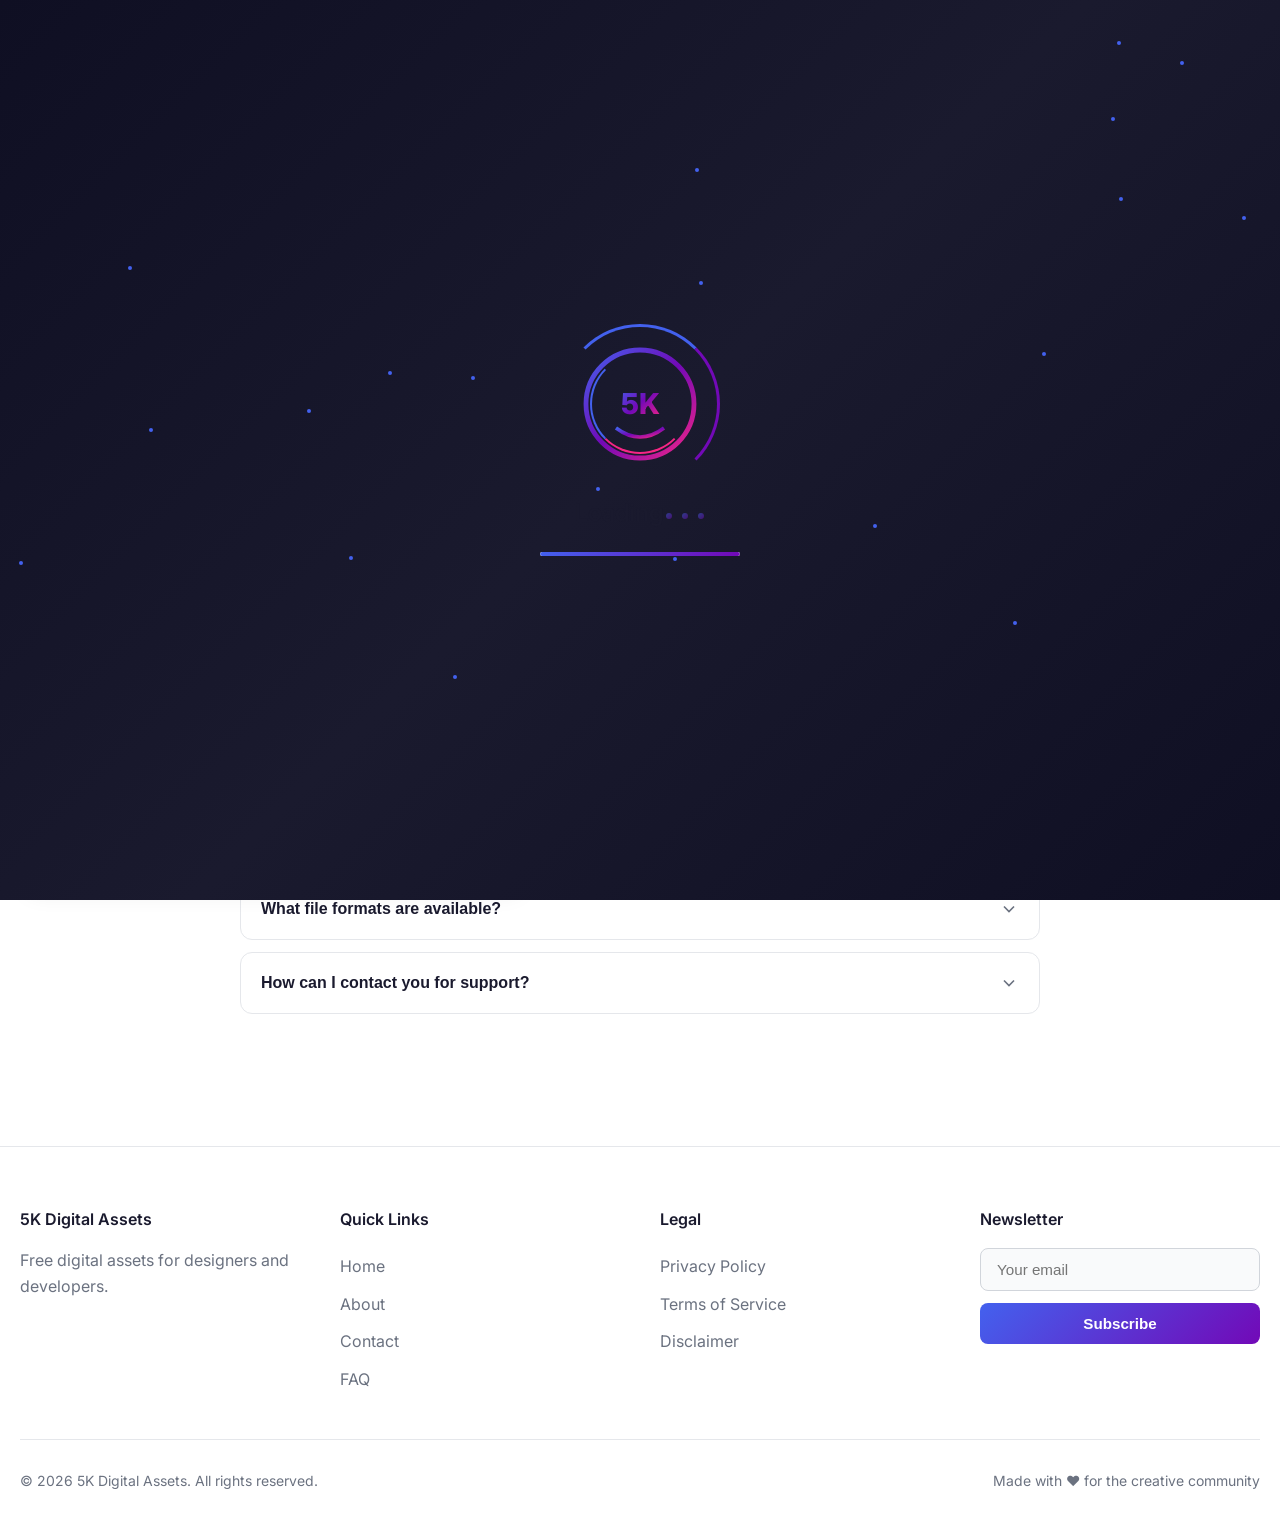
<file: faq.html>
<!DOCTYPE html>
<html lang="en">

<!-- Mirrored from 5kdigitalassets.com/faq by HTTrack Website Copier/3.x [XR&CO'2014], Sat, 21 Mar 2026 02:04:52 GMT -->
<head>
  <meta charset="UTF-8">
  <meta name="viewport" content="width=device-width, initial-scale=1.0">
  <title>FAQ - 5K Digital Assets</title>
  <meta name="description" content="Frequently asked questions about 5K Digital Assets">
  <link rel="preconnect" href="https://fonts.googleapis.com/">
  <link rel="preconnect" href="https://fonts.gstatic.com/" crossorigin>
  <link href="https://fonts.googleapis.com/css2?family=Inter:wght@400;500;600;700;800&amp;display=swap" rel="stylesheet">
  <link rel="stylesheet" href="css/style.css">
</head>
<body>
  <!-- Loading Animation -->
  <div id="loading-overlay" class="loading-overlay active">
    <div id="loading-binary"></div>
    <div id="loading-particles"></div>
    <div class="loading-logo">
      <div class="loading-logo-ring"></div>
      <div class="loading-logo-ring-inner"></div>
      <svg viewBox="0 0 100 100" fill="none" xmlns="http://www.w3.org/2000/svg">
        <defs>
          <linearGradient id="logoGradient" x1="0%" y1="0%" x2="100%" y2="100%">
            <stop offset="0%" style="stop-color:#4361ee"/>
            <stop offset="50%" style="stop-color:#7209b7"/>
            <stop offset="100%" style="stop-color:#f72585"/>
          </linearGradient>
        </defs>
        <circle cx="50" cy="50" r="45" stroke="url(#logoGradient)" stroke-width="4" fill="none"/>
        <text x="50" y="58" text-anchor="middle" fill="url(#logoGradient)" font-size="24" font-weight="800">5K</text>
        <path d="M30 70 Q50 85 70 70" stroke="url(#logoGradient)" stroke-width="3" fill="none"/>
      </svg>
    </div>
    <div class="loading-text">Loading<span class="loading-dots"><span></span><span></span><span></span></span></div>
    <div class="loading-progress">
      <div class="loading-progress-bar"></div>
    </div>
  </div>

  <!-- Header -->
  <header class="header">
    <div class="header-content">
      <a href="index.html" class="logo">
        <svg class="logo-icon" viewBox="0 0 40 40" fill="none" xmlns="http://www.w3.org/2000/svg">
          <defs>
            <linearGradient id="navLogoGradient" x1="0%" y1="0%" x2="100%" y2="100%">
              <stop offset="0%" style="stop-color:#4361ee"/>
              <stop offset="100%" style="stop-color:#7209b7"/>
            </linearGradient>
          </defs>
          <circle cx="20" cy="20" r="18" stroke="url(#navLogoGradient)" stroke-width="2" fill="none"/>
          <text x="20" y="25" text-anchor="middle" fill="url(#navLogoGradient)" font-size="12" font-weight="800">5K</text>
        </svg>
        <span>5K Digital Assets</span>
      </a>
      
      <nav class="nav">
        <ul class="nav-links">
          <li><a href="index.html" class="nav-link">Home</a></li>
          <li><a href="about.html" class="nav-link">About</a></li>
          <li><a href="faq.html" class="nav-link active">FAQ</a></li>
          <li><a href="contact.html" class="nav-link">Contact</a></li>
          <li><a href="support.html" class="nav-link">Support Us</a></li>
        </ul>
        
        <button class="theme-toggle" onclick="toggleTheme()">
          <span class="theme-toggle-label">Light</span>
          <div class="theme-toggle-switch"></div>
        </button>
        
        <button class="mobile-menu-btn" onclick="toggleMobileMenu()">
          <svg xmlns="http://www.w3.org/2000/svg" width="24" height="24" viewBox="0 0 24 24" fill="none" stroke="currentColor" stroke-width="2">
            <line x1="3" y1="12" x2="21" y2="12"/>
            <line x1="3" y1="6" x2="21" y2="6"/>
            <line x1="3" y1="18" x2="21" y2="18"/>
          </svg>
        </button>
      </nav>
    </div>
  </header>

  <!-- Mobile Menu -->
  <div id="mobile-menu-overlay" class="mobile-menu-overlay"></div>
  <nav id="mobile-menu" class="mobile-menu">
    <ul class="mobile-nav-links">
      <li><a href="index.html" class="mobile-nav-link">Home</a></li>
      <li><a href="about.html" class="mobile-nav-link">About</a></li>
      <li><a href="faq.html" class="mobile-nav-link">FAQ</a></li>
      <li><a href="contact.html" class="mobile-nav-link">Contact</a></li>
      <li><a href="support.html" class="mobile-nav-link">Support Us</a></li>
    </ul>
  </nav>

  <!-- Main Content -->
  <main class="main">
    <section class="faq-section">
      <div class="container">
        <h1 class="hero-title text-center mb-4">Frequently Asked Questions</h1>
        <p class="text-muted text-center mb-4" style="max-width:600px;margin:0 auto 40px;">Find answers to common questions about our digital assets and services.</p>

        <div style="max-width:800px;margin:0 auto;">
          <!-- FAQ Item 1 -->
          <div class="faq-item">
            <button class="faq-trigger" data-accordion="1" onclick="toggleAccordion(1)">
              <span>What are digital assets?</span>
              <svg xmlns="http://www.w3.org/2000/svg" width="20" height="20" viewBox="0 0 24 24" fill="none" stroke="currentColor" stroke-width="2">
                <polyline points="6 9 12 15 18 9"/>
              </svg>
            </button>
            <div id="accordion-content-1" class="faq-content">
              <p class="faq-answer">Digital assets are electronic resources that have value and can be owned, stored, and transferred electronically. In our context, they include UI kits, templates, fonts, presets, brushes, textures, e-books, courses, audio files, and videos that designers and developers can use in their projects.</p>
            </div>
          </div>

          <!-- FAQ Item 2 -->
          <div class="faq-item">
            <button class="faq-trigger" data-accordion="2" onclick="toggleAccordion(2)">
              <span>Are the downloads really free?</span>
              <svg xmlns="http://www.w3.org/2000/svg" width="20" height="20" viewBox="0 0 24 24" fill="none" stroke="currentColor" stroke-width="2">
                <polyline points="6 9 12 15 18 9"/>
              </svg>
            </button>
            <div id="accordion-content-2" class="faq-content">
              <p class="faq-answer">Yes! All digital assets on our platform are completely free to download. We believe in supporting the creative community by providing high-quality resources at no cost. We monetize through non-intrusive ads and optional donations from supporters who find our resources valuable.</p>
            </div>
          </div>

          <!-- FAQ Item 3 -->
          <div class="faq-item">
            <button class="faq-trigger" data-accordion="3" onclick="toggleAccordion(3)">
              <span>How do I download an asset?</span>
              <svg xmlns="http://www.w3.org/2000/svg" width="20" height="20" viewBox="0 0 24 24" fill="none" stroke="currentColor" stroke-width="2">
                <polyline points="6 9 12 15 18 9"/>
              </svg>
            </button>
            <div id="accordion-content-3" class="faq-content">
              <p class="faq-answer">Simply browse our collection, click on any asset you're interested in, and click the "Download Now" button. You may need to wait for a short timer (which helps support our free service) before the download begins. The asset will be downloaded directly to your device.</p>
            </div>
          </div>

          <!-- FAQ Item 4 -->
          <div class="faq-item">
            <button class="faq-trigger" data-accordion="4" onclick="toggleAccordion(4)">
              <span>Can I use these assets in commercial projects?</span>
              <svg xmlns="http://www.w3.org/2000/svg" width="20" height="20" viewBox="0 0 24 24" fill="none" stroke="currentColor" stroke-width="2">
                <polyline points="6 9 12 15 18 9"/>
              </svg>
            </button>
            <div id="accordion-content-4" class="faq-content">
              <p class="faq-answer">License terms may vary for each asset. Most of our assets are available for both personal and commercial use, but we recommend checking the specific license included with each download. If you're unsure, you can always contact us for clarification.</p>
            </div>
          </div>

          <!-- FAQ Item 5 -->
          <div class="faq-item">
            <button class="faq-trigger" data-accordion="5" onclick="toggleAccordion(5)">
              <span>Why is there a timer before downloading?</span>
              <svg xmlns="http://www.w3.org/2000/svg" width="20" height="20" viewBox="0 0 24 24" fill="none" stroke="currentColor" stroke-width="2">
                <polyline points="6 9 12 15 18 9"/>
              </svg>
            </button>
            <div id="accordion-content-5" class="faq-content">
              <p class="faq-answer">The short timer allows us to display advertisements, which helps us keep all our digital assets free for everyone. This minimal wait time enables us to maintain and grow our collection while providing high-quality resources at no cost to you.</p>
            </div>
          </div>

          <!-- FAQ Item 6 -->
          <div class="faq-item">
            <button class="faq-trigger" data-accordion="6" onclick="toggleAccordion(6)">
              <span>How can I support 5K Digital Assets?</span>
              <svg xmlns="http://www.w3.org/2000/svg" width="20" height="20" viewBox="0 0 24 24" fill="none" stroke="currentColor" stroke-width="2">
                <polyline points="6 9 12 15 18 9"/>
              </svg>
            </button>
            <div id="accordion-content-6" class="faq-content">
              <p class="faq-answer">You can support us by making a donation through our Support page, sharing our website with others, subscribing to our newsletter, or simply using and enjoying our free resources. Every bit helps us continue providing quality digital assets to the creative community!</p>
            </div>
          </div>

          <!-- FAQ Item 7 -->
          <div class="faq-item">
            <button class="faq-trigger" data-accordion="7" onclick="toggleAccordion(7)">
              <span>Do I need to create an account?</span>
              <svg xmlns="http://www.w3.org/2000/svg" width="20" height="20" viewBox="0 0 24 24" fill="none" stroke="currentColor" stroke-width="2">
                <polyline points="6 9 12 15 18 9"/>
              </svg>
            </button>
            <div id="accordion-content-7" class="faq-content">
              <p class="faq-answer">No account is required to browse and download assets. We believe in making the process as simple as possible. However, you can subscribe to our newsletter to receive updates about new assets and features.</p>
            </div>
          </div>

          <!-- FAQ Item 8 -->
          <div class="faq-item">
            <button class="faq-trigger" data-accordion="8" onclick="toggleAccordion(8)">
              <span>How often do you add new assets?</span>
              <svg xmlns="http://www.w3.org/2000/svg" width="20" height="20" viewBox="0 0 24 24" fill="none" stroke="currentColor" stroke-width="2">
                <polyline points="6 9 12 15 18 9"/>
              </svg>
            </button>
            <div id="accordion-content-8" class="faq-content">
              <p class="faq-answer">We regularly update our collection with new digital assets. Subscribe to our newsletter to get notified when new resources are added. We aim to provide fresh, relevant content for designers and developers on a consistent basis.</p>
            </div>
          </div>

          <!-- FAQ Item 9 -->
          <div class="faq-item">
            <button class="faq-trigger" data-accordion="9" onclick="toggleAccordion(9)">
              <span>What file formats are available?</span>
              <svg xmlns="http://www.w3.org/2000/svg" width="20" height="20" viewBox="0 0 24 24" fill="none" stroke="currentColor" stroke-width="2">
                <polyline points="6 9 12 15 18 9"/>
              </svg>
            </button>
            <div id="accordion-content-9" class="faq-content">
              <p class="faq-answer">File formats vary depending on the asset type. UI kits may include Figma, Sketch, or PSD files. Templates come in various formats like HTML, React, or WordPress. Fonts are typically in OTF, TTF, or WOFF formats. Each asset page shows the available formats and file sizes.</p>
            </div>
          </div>

          <!-- FAQ Item 10 -->
          <div class="faq-item">
            <button class="faq-trigger" data-accordion="10" onclick="toggleAccordion(10)">
              <span>How can I contact you for support?</span>
              <svg xmlns="http://www.w3.org/2000/svg" width="20" height="20" viewBox="0 0 24 24" fill="none" stroke="currentColor" stroke-width="2">
                <polyline points="6 9 12 15 18 9"/>
              </svg>
            </button>
            <div id="accordion-content-10" class="faq-content">
              <p class="faq-answer">You can reach us through our Contact page or use the live chat widget in the bottom right corner of the site. We typically respond within 24-48 hours. For urgent matters, please mention it in your message subject line.</p>
            </div>
          </div>
        </div>
      </div>
    </section>
  </main>

  <!-- Back to Top Button -->
  <button id="back-to-top" class="back-to-top">
    <svg xmlns="http://www.w3.org/2000/svg" width="24" height="24" viewBox="0 0 24 24" fill="none" stroke="currentColor" stroke-width="2">
      <polyline points="18 15 12 9 6 15"/>
    </svg>
  </button>

  <!-- Footer -->
  <footer class="footer">
    <div class="container">
      <div class="footer-grid">
        <div>
          <h4 class="footer-title">5K Digital Assets</h4>
          <p class="text-muted">Free digital assets for designers and developers.</p>
        </div>
        <div>
          <h4 class="footer-title">Quick Links</h4>
          <ul class="footer-links">
            <li><a href="index.html" class="footer-link">Home</a></li>
            <li><a href="about.html" class="footer-link">About</a></li>
            <li><a href="contact.html" class="footer-link">Contact</a></li>
            <li><a href="faq.html" class="footer-link">FAQ</a></li>
          </ul>
        </div>
        <div>
          <h4 class="footer-title">Legal</h4>
          <ul class="footer-links">
            <li><a href="privacy.html" class="footer-link">Privacy Policy</a></li>
            <li><a href="terms.html" class="footer-link">Terms of Service</a></li>
            <li><a href="disclaimer.html" class="footer-link">Disclaimer</a></li>
          </ul>
        </div>
        <div>
          <h4 class="footer-title">Newsletter</h4>
          <form onsubmit="handleNewsletterSubmit(event, 'footer')">
            <div class="form-group" style="margin-bottom:0;">
              <input type="email" class="form-input" placeholder="Your email" required>
            </div>
            <button type="submit" class="btn btn-primary" style="margin-top:12px;width:100%;">Subscribe</button>
          </form>
        </div>
      </div>
      <div class="footer-bottom">
        <p>&copy; 2026 5K Digital Assets. All rights reserved.</p>
        <p>Made with ❤️ for the creative community</p>
      </div>
    </div>
  </footer>

  <!-- Cookie Consent -->
  <div id="cookie-consent" class="cookie-consent">
    <p class="text-sm">We use cookies to enhance your experience. By continuing to visit this site you agree to our use of cookies.</p>
    <div class="cookie-consent-actions">
      <button class="btn btn-outline btn-sm" onclick="declineCookies()">Decline</button>
      <button class="btn btn-primary btn-sm" onclick="acceptCookies()">Accept</button>
    </div>
  </div>

  <script src="js/app.js"></script>
<script defer src="https://static.cloudflareinsights.com/beacon.min.js/v8c78df7c7c0f484497ecbca7046644da1771523124516" integrity="sha512-8DS7rgIrAmghBFwoOTujcf6D9rXvH8xm8JQ1Ja01h9QX8EzXldiszufYa4IFfKdLUKTTrnSFXLDkUEOTrZQ8Qg==" data-cf-beacon='{"version":"2024.11.0","token":"76b21abe25cf49a8b67c3860e0529098","r":1,"server_timing":{"name":{"cfCacheStatus":true,"cfEdge":true,"cfExtPri":true,"cfL4":true,"cfOrigin":true,"cfSpeedBrain":true},"location_startswith":null}}' crossorigin="anonymous"></script>
</body>

<!-- Mirrored from 5kdigitalassets.com/faq by HTTrack Website Copier/3.x [XR&CO'2014], Sat, 21 Mar 2026 02:04:54 GMT -->
</html>
</file>
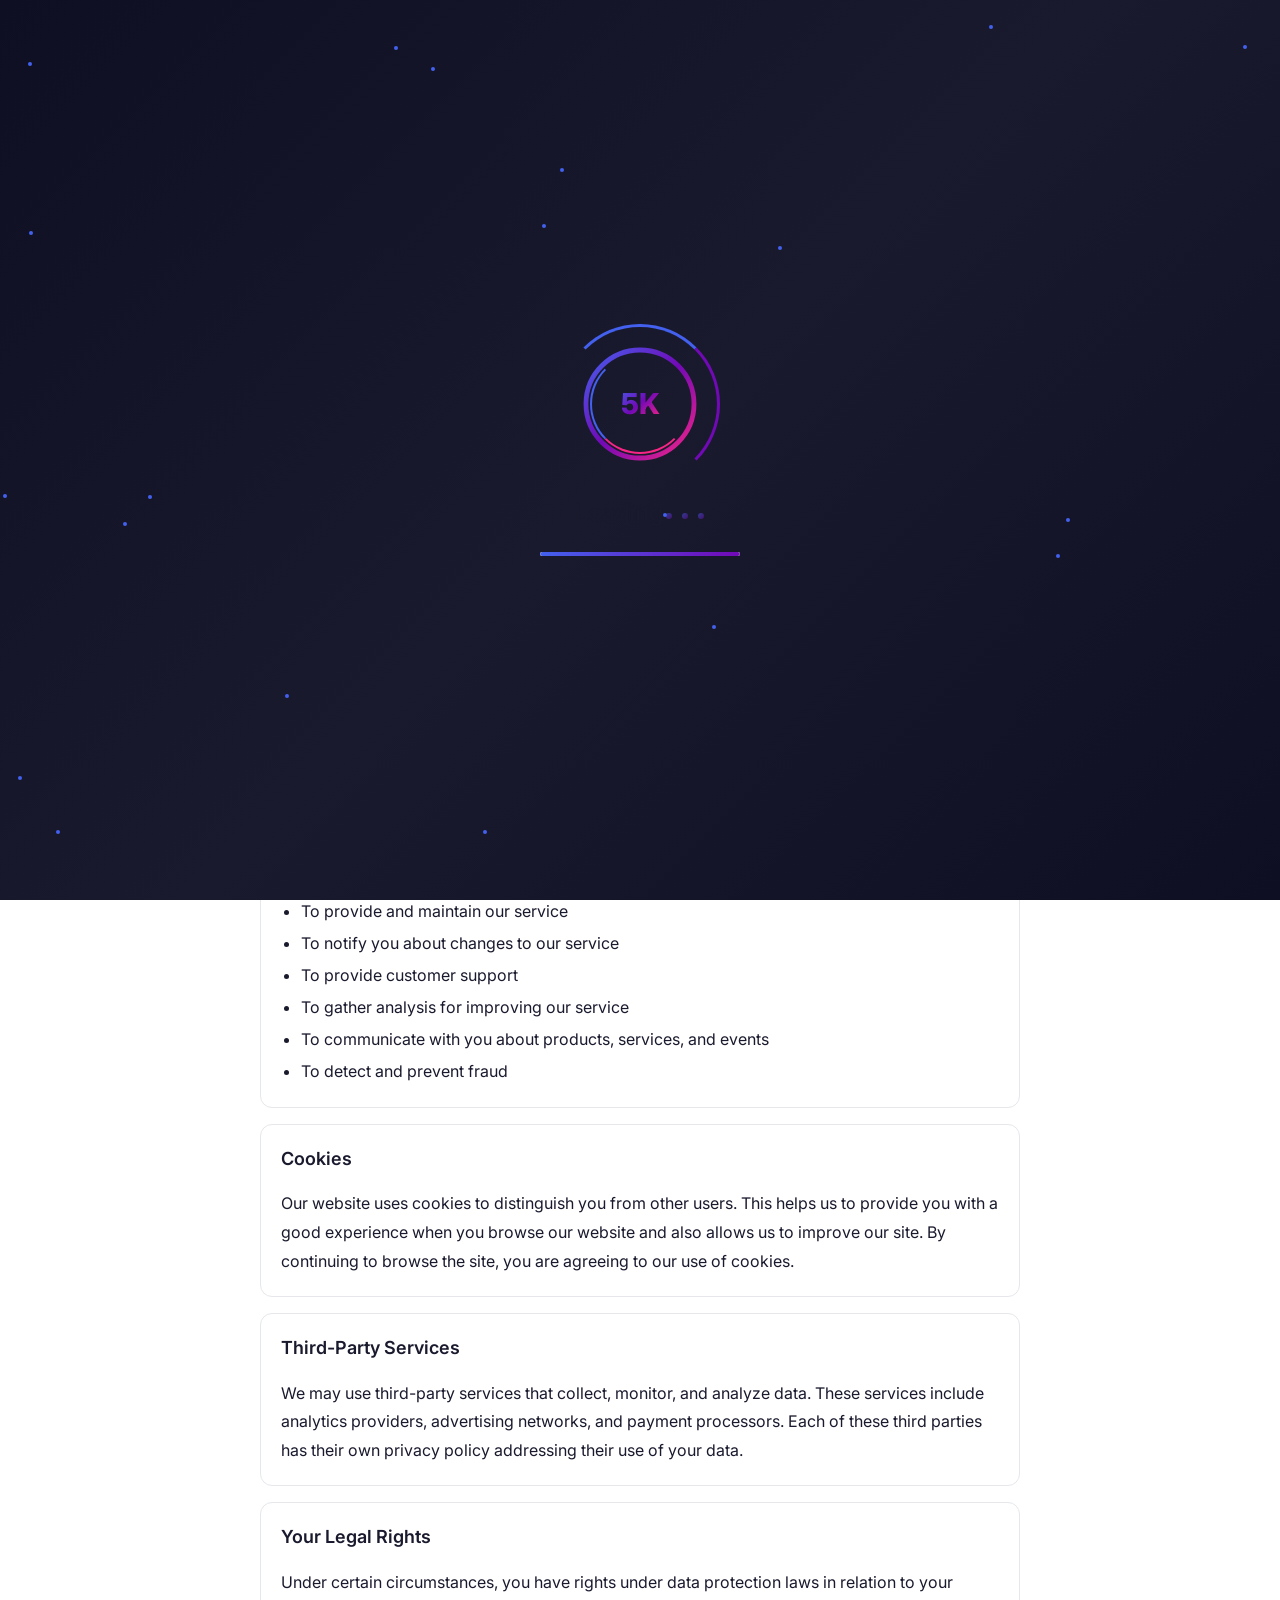
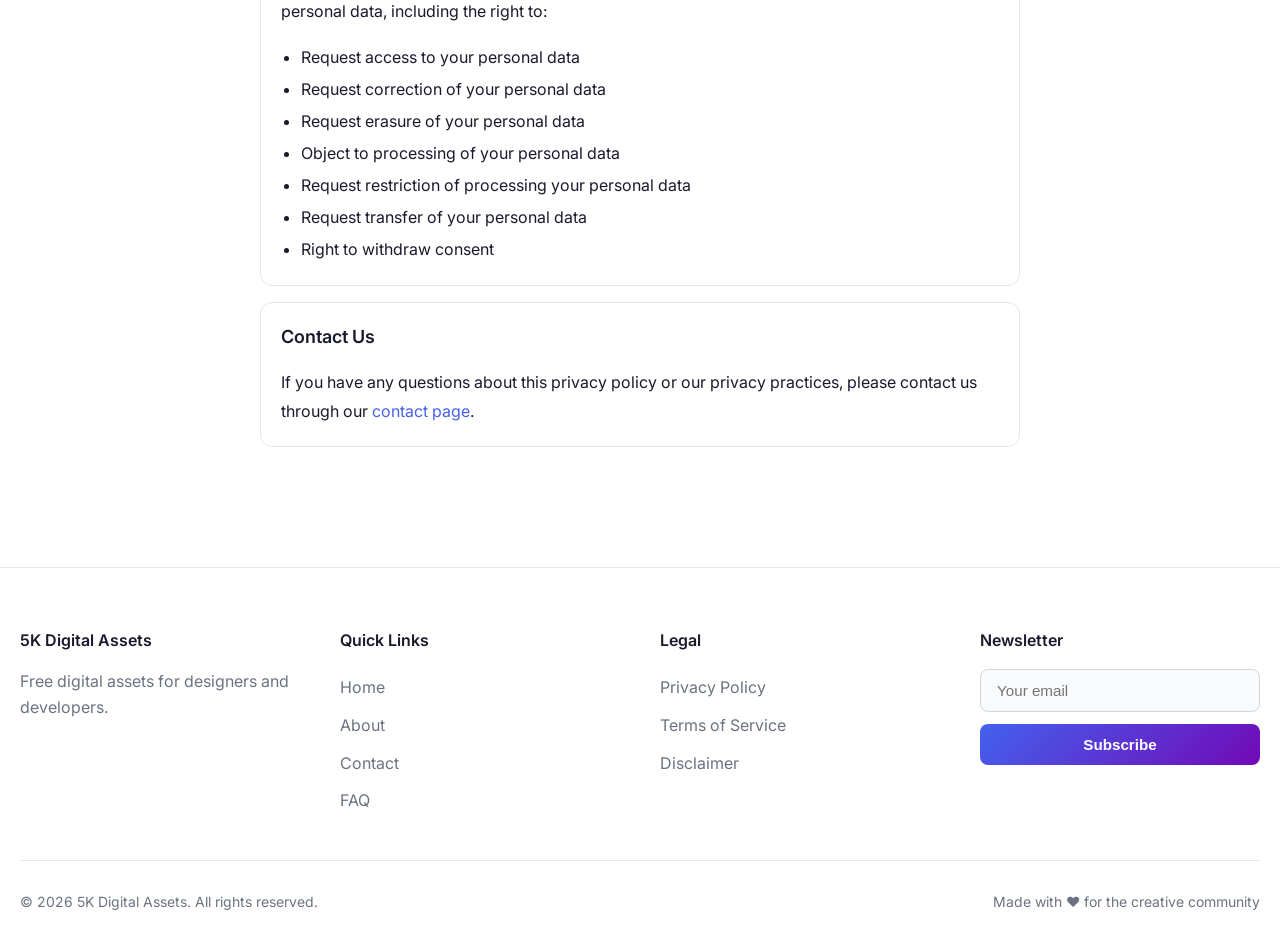
<file: privacy.html>
<!DOCTYPE html>
<html lang="en">

<!-- Mirrored from 5kdigitalassets.com/privacy by HTTrack Website Copier/3.x [XR&CO'2014], Sat, 21 Mar 2026 02:04:56 GMT -->
<head>
  <meta charset="UTF-8">
  <meta name="viewport" content="width=device-width, initial-scale=1.0">
  <title>Privacy Policy - 5K Digital Assets</title>
  <meta name="description" content="Privacy Policy for 5K Digital Assets">
  <link rel="preconnect" href="https://fonts.googleapis.com/">
  <link rel="preconnect" href="https://fonts.gstatic.com/" crossorigin>
  <link href="https://fonts.googleapis.com/css2?family=Inter:wght@400;500;600;700;800&amp;display=swap" rel="stylesheet">
  <link rel="stylesheet" href="css/style.css">
</head>
<body>
  <!-- Loading Animation -->
  <div id="loading-overlay" class="loading-overlay active">
    <div id="loading-binary"></div>
    <div id="loading-particles"></div>
    <div class="loading-logo">
      <div class="loading-logo-ring"></div>
      <div class="loading-logo-ring-inner"></div>
      <svg viewBox="0 0 100 100" fill="none" xmlns="http://www.w3.org/2000/svg">
        <defs>
          <linearGradient id="logoGradient" x1="0%" y1="0%" x2="100%" y2="100%">
            <stop offset="0%" style="stop-color:#4361ee"/>
            <stop offset="50%" style="stop-color:#7209b7"/>
            <stop offset="100%" style="stop-color:#f72585"/>
          </linearGradient>
        </defs>
        <circle cx="50" cy="50" r="45" stroke="url(#logoGradient)" stroke-width="4" fill="none"/>
        <text x="50" y="58" text-anchor="middle" fill="url(#logoGradient)" font-size="24" font-weight="800">5K</text>
      </svg>
    </div>
    <div class="loading-text">Loading<span class="loading-dots"><span></span><span></span><span></span></span></div>
    <div class="loading-progress">
      <div class="loading-progress-bar"></div>
    </div>
  </div>

  <!-- Header -->
  <header class="header">
    <div class="header-content">
      <a href="index.html" class="logo">
        <svg class="logo-icon" viewBox="0 0 40 40" fill="none" xmlns="http://www.w3.org/2000/svg">
          <defs>
            <linearGradient id="navLogoGradient" x1="0%" y1="0%" x2="100%" y2="100%">
              <stop offset="0%" style="stop-color:#4361ee"/>
              <stop offset="100%" style="stop-color:#7209b7"/>
            </linearGradient>
          </defs>
          <circle cx="20" cy="20" r="18" stroke="url(#navLogoGradient)" stroke-width="2" fill="none"/>
          <text x="20" y="25" text-anchor="middle" fill="url(#navLogoGradient)" font-size="12" font-weight="800">5K</text>
        </svg>
        <span>5K Digital Assets</span>
      </a>
      
      <nav class="nav">
        <ul class="nav-links">
          <li><a href="index.html" class="nav-link">Home</a></li>
          <li><a href="about.html" class="nav-link">About</a></li>
          <li><a href="faq.html" class="nav-link">FAQ</a></li>
          <li><a href="contact.html" class="nav-link">Contact</a></li>
          <li><a href="support.html" class="nav-link">Support Us</a></li>
        </ul>
        
        <button class="theme-toggle" onclick="toggleTheme()">
          <span class="theme-toggle-label">Light</span>
          <div class="theme-toggle-switch"></div>
        </button>
        
        <button class="mobile-menu-btn" onclick="toggleMobileMenu()">
          <svg xmlns="http://www.w3.org/2000/svg" width="24" height="24" viewBox="0 0 24 24" fill="none" stroke="currentColor" stroke-width="2">
            <line x1="3" y1="12" x2="21" y2="12"/>
            <line x1="3" y1="6" x2="21" y2="6"/>
            <line x1="3" y1="18" x2="21" y2="18"/>
          </svg>
        </button>
      </nav>
    </div>
  </header>

  <!-- Mobile Menu -->
  <div id="mobile-menu-overlay" class="mobile-menu-overlay"></div>
  <nav id="mobile-menu" class="mobile-menu">
    <ul class="mobile-nav-links">
      <li><a href="index.html" class="mobile-nav-link">Home</a></li>
      <li><a href="about.html" class="mobile-nav-link">About</a></li>
      <li><a href="faq.html" class="mobile-nav-link">FAQ</a></li>
      <li><a href="contact.html" class="mobile-nav-link">Contact</a></li>
      <li><a href="support.html" class="mobile-nav-link">Support Us</a></li>
    </ul>
  </nav>

  <!-- Main Content -->
  <main class="main">
    <section style="padding:60px 0;">
      <div class="container" style="max-width:800px;">
        <h1 class="hero-title text-center mb-4">Privacy Policy</h1>
        <p class="text-muted text-center mb-4">Last updated: January 2024</p>
        
        <div class="card">
          <div class="card-content">
            <h2 class="text-lg font-semibold mb-4">Introduction</h2>
            <p style="line-height:1.8;">5K Digital Assets ("we," "our," or "us") respects your privacy and is committed to protecting your personal data. This privacy policy will inform you about how we look after your personal data when you visit our website and tell you about your privacy rights and how the law protects you.</p>
          </div>
        </div>

        <div class="card mt-4">
          <div class="card-content">
            <h2 class="text-lg font-semibold mb-4">Data We Collect</h2>
            <p style="line-height:1.8;margin-bottom:16px;">We may collect, use, store and transfer different kinds of personal data about you which we have grouped together as follows:</p>
            <ul style="line-height:2;margin-left:20px;">
              <li><strong>Identity Data</strong> - Name, email address (when you subscribe to our newsletter or contact us)</li>
              <li><strong>Technical Data</strong> - IP address, browser type, device information</li>
              <li><strong>Usage Data</strong> - Information about how you use our website</li>
              <li><strong>Marketing Data</strong> - Preferences for receiving marketing communications</li>
            </ul>
          </div>
        </div>

        <div class="card mt-4">
          <div class="card-content">
            <h2 class="text-lg font-semibold mb-4">How We Use Your Data</h2>
            <p style="line-height:1.8;margin-bottom:16px;">We will only use your personal data when the law allows us to. Most commonly, we will use your personal data in the following circumstances:</p>
            <ul style="line-height:2;margin-left:20px;">
              <li>To provide and maintain our service</li>
              <li>To notify you about changes to our service</li>
              <li>To provide customer support</li>
              <li>To gather analysis for improving our service</li>
              <li>To communicate with you about products, services, and events</li>
              <li>To detect and prevent fraud</li>
            </ul>
          </div>
        </div>

        <div class="card mt-4">
          <div class="card-content">
            <h2 class="text-lg font-semibold mb-4">Cookies</h2>
            <p style="line-height:1.8;">Our website uses cookies to distinguish you from other users. This helps us to provide you with a good experience when you browse our website and also allows us to improve our site. By continuing to browse the site, you are agreeing to our use of cookies.</p>
          </div>
        </div>

        <div class="card mt-4">
          <div class="card-content">
            <h2 class="text-lg font-semibold mb-4">Third-Party Services</h2>
            <p style="line-height:1.8;">We may use third-party services that collect, monitor, and analyze data. These services include analytics providers, advertising networks, and payment processors. Each of these third parties has their own privacy policy addressing their use of your data.</p>
          </div>
        </div>

        <div class="card mt-4">
          <div class="card-content">
            <h2 class="text-lg font-semibold mb-4">Your Legal Rights</h2>
            <p style="line-height:1.8;margin-bottom:16px;">Under certain circumstances, you have rights under data protection laws in relation to your personal data, including the right to:</p>
            <ul style="line-height:2;margin-left:20px;">
              <li>Request access to your personal data</li>
              <li>Request correction of your personal data</li>
              <li>Request erasure of your personal data</li>
              <li>Object to processing of your personal data</li>
              <li>Request restriction of processing your personal data</li>
              <li>Request transfer of your personal data</li>
              <li>Right to withdraw consent</li>
            </ul>
          </div>
        </div>

        <div class="card mt-4">
          <div class="card-content">
            <h2 class="text-lg font-semibold mb-4">Contact Us</h2>
            <p style="line-height:1.8;">If you have any questions about this privacy policy or our privacy practices, please contact us through our <a href="contact.html">contact page</a>.</p>
          </div>
        </div>
      </div>
    </section>
  </main>

  <!-- Back to Top Button -->
  <button id="back-to-top" class="back-to-top">
    <svg xmlns="http://www.w3.org/2000/svg" width="24" height="24" viewBox="0 0 24 24" fill="none" stroke="currentColor" stroke-width="2">
      <polyline points="18 15 12 9 6 15"/>
    </svg>
  </button>

  <!-- Footer -->
  <footer class="footer">
    <div class="container">
      <div class="footer-grid">
        <div>
          <h4 class="footer-title">5K Digital Assets</h4>
          <p class="text-muted">Free digital assets for designers and developers.</p>
        </div>
        <div>
          <h4 class="footer-title">Quick Links</h4>
          <ul class="footer-links">
            <li><a href="index.html" class="footer-link">Home</a></li>
            <li><a href="about.html" class="footer-link">About</a></li>
            <li><a href="contact.html" class="footer-link">Contact</a></li>
            <li><a href="faq.html" class="footer-link">FAQ</a></li>
          </ul>
        </div>
        <div>
          <h4 class="footer-title">Legal</h4>
          <ul class="footer-links">
            <li><a href="privacy.html" class="footer-link">Privacy Policy</a></li>
            <li><a href="terms.html" class="footer-link">Terms of Service</a></li>
            <li><a href="disclaimer.html" class="footer-link">Disclaimer</a></li>
          </ul>
        </div>
        <div>
          <h4 class="footer-title">Newsletter</h4>
          <form onsubmit="handleNewsletterSubmit(event, 'footer')">
            <div class="form-group" style="margin-bottom:0;">
              <input type="email" class="form-input" placeholder="Your email" required>
            </div>
            <button type="submit" class="btn btn-primary" style="margin-top:12px;width:100%;">Subscribe</button>
          </form>
        </div>
      </div>
      <div class="footer-bottom">
        <p>&copy; 2026 5K Digital Assets. All rights reserved.</p>
        <p>Made with ❤️ for the creative community</p>
      </div>
    </div>
  </footer>

  <script src="js/app.js"></script>
<script defer src="https://static.cloudflareinsights.com/beacon.min.js/v8c78df7c7c0f484497ecbca7046644da1771523124516" integrity="sha512-8DS7rgIrAmghBFwoOTujcf6D9rXvH8xm8JQ1Ja01h9QX8EzXldiszufYa4IFfKdLUKTTrnSFXLDkUEOTrZQ8Qg==" data-cf-beacon='{"version":"2024.11.0","token":"76b21abe25cf49a8b67c3860e0529098","r":1,"server_timing":{"name":{"cfCacheStatus":true,"cfEdge":true,"cfExtPri":true,"cfL4":true,"cfOrigin":true,"cfSpeedBrain":true},"location_startswith":null}}' crossorigin="anonymous"></script>
</body>

<!-- Mirrored from 5kdigitalassets.com/privacy by HTTrack Website Copier/3.x [XR&CO'2014], Sat, 21 Mar 2026 02:04:57 GMT -->
</html>
</file>
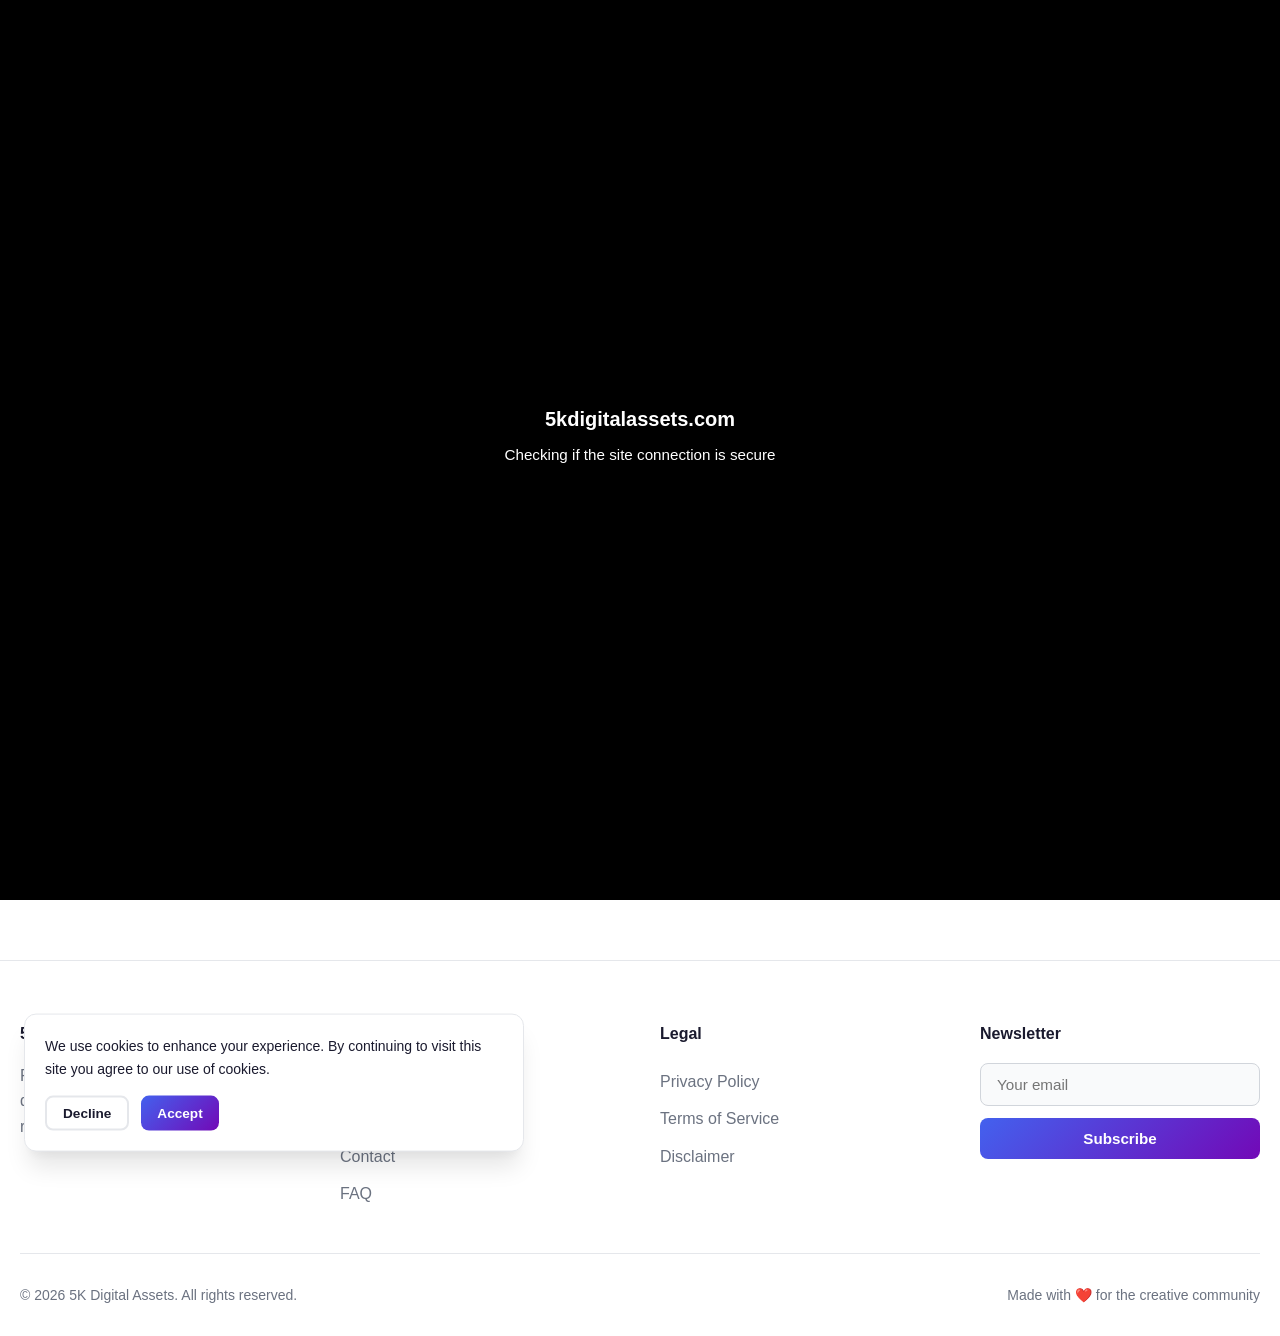
<file: product.html>
<!DOCTYPE html>
<html lang="en">
<head>
  <meta charset="UTF-8">
  <meta name="viewport" content="width=device-width, initial-scale=1.0">
  <title>Product - 5K Digital Assets</title>
  <meta name="description" content="Download premium digital assets for free">
  <link rel="preconnect" href="https://fonts.googleapis.com/">
  <link rel="preconnect" href="https://fonts.gstatic.com/" crossorigin>
  <link href="https://fonts.googleapis.com/css2?family=Inter:wght@400;500;600;700;800&amp;display=swap" rel="stylesheet">
  <link rel="stylesheet" href="css/style.css">
</head>
<body>
  <!-- Loading Animation -->
  <div id="loading-overlay" class="loading-overlay active">
    <div id="loading-binary"></div>
    <div id="loading-particles"></div>
    <div class="loading-logo">
      <div class="loading-logo-ring"></div>
      <div class="loading-logo-ring-inner"></div>
      <svg viewBox="0 0 100 100" fill="none" xmlns="http://www.w3.org/2000/svg">
        <defs>
          <linearGradient id="logoGradient" x1="0%" y1="0%" x2="100%" y2="100%">
            <stop offset="0%" style="stop-color:#4361ee"/>
            <stop offset="50%" style="stop-color:#7209b7"/>
            <stop offset="100%" style="stop-color:#f72585"/>
          </linearGradient>
        </defs>
        <circle cx="50" cy="50" r="45" stroke="url(#logoGradient)" stroke-width="4" fill="none"/>
        <text x="50" y="58" text-anchor="middle" fill="url(#logoGradient)" font-size="24" font-weight="800">5K</text>
      </svg>
    </div>
    <div class="loading-text">Loading<span class="loading-dots"><span></span><span></span><span></span></span></div>
    <div class="loading-progress">
      <div class="loading-progress-bar"></div>
    </div>
  </div>

  <!-- Header -->
  <header class="header">
    <div class="header-content">
      <a href="index.html" class="logo">
        <svg class="logo-icon" viewBox="0 0 40 40" fill="none" xmlns="http://www.w3.org/2000/svg">
          <defs>
            <linearGradient id="navLogoGradient" x1="0%" y1="0%" x2="100%" y2="100%">
              <stop offset="0%" style="stop-color:#4361ee"/>
              <stop offset="100%" style="stop-color:#7209b7"/>
            </linearGradient>
          </defs>
          <circle cx="20" cy="20" r="18" stroke="url(#navLogoGradient)" stroke-width="2" fill="none"/>
          <text x="20" y="25" text-anchor="middle" fill="url(#navLogoGradient)" font-size="12" font-weight="800">5K</text>
        </svg>
        <span>5K Digital Assets</span>
      </a>
      
      <nav class="nav">
        <ul class="nav-links">
          <li><a href="index.html" class="nav-link">Home</a></li>
          <li><a href="about.html" class="nav-link">About</a></li>
          <li><a href="faq.html" class="nav-link">FAQ</a></li>
          <li><a href="contact.html" class="nav-link">Contact</a></li>
          <li><a href="support.html" class="nav-link">Support Us</a></li>
        </ul>
        
        <button class="theme-toggle" onclick="toggleTheme()">
          <span class="theme-toggle-label">Light</span>
          <div class="theme-toggle-switch"></div>
        </button>
        
        <button class="mobile-menu-btn" onclick="toggleMobileMenu()">
          <svg xmlns="http://www.w3.org/2000/svg" width="24" height="24" viewBox="0 0 24 24" fill="none" stroke="currentColor" stroke-width="2">
            <line x1="3" y1="12" x2="21" y2="12"/>
            <line x1="3" y1="6" x2="21" y2="6"/>
            <line x1="3" y1="18" x2="21" y2="18"/>
          </svg>
        </button>
      </nav>
    </div>
  </header>

  <!-- Mobile Menu -->
  <div id="mobile-menu-overlay" class="mobile-menu-overlay"></div>
  <nav id="mobile-menu" class="mobile-menu">
    <ul class="mobile-nav-links">
      <li><a href="index.html" class="mobile-nav-link">Home</a></li>
      <li><a href="about.html" class="mobile-nav-link">About</a></li>
      <li><a href="faq.html" class="mobile-nav-link">FAQ</a></li>
      <li><a href="contact.html" class="mobile-nav-link">Contact</a></li>
      <li><a href="support.html" class="mobile-nav-link">Support Us</a></li>
    </ul>
  </nav>

  <!-- Main Content -->
  <main class="main">
    <div class="container">
      <div id="product-detail">
        <!-- Product content loaded via JavaScript -->
        <div class="text-center py-16">
          <p class="text-muted">Loading product...</p>
        </div>
      </div>
    </div>
  </main>

  <!-- Back to Top Button -->
  <button id="back-to-top" class="back-to-top">
    <svg xmlns="http://www.w3.org/2000/svg" width="24" height="24" viewBox="0 0 24 24" fill="none" stroke="currentColor" stroke-width="2">
      <polyline points="18 15 12 9 6 15"/>
    </svg>
  </button>

  <!-- Footer -->
  <footer class="footer">
    <div class="container">
      <div class="footer-grid">
        <div>
          <h4 class="footer-title">5K Digital Assets</h4>
          <p class="text-muted">Free digital assets for designers and developers.</p>
        </div>
        <div>
          <h4 class="footer-title">Quick Links</h4>
          <ul class="footer-links">
            <li><a href="index.html" class="footer-link">Home</a></li>
            <li><a href="about.html" class="footer-link">About</a></li>
            <li><a href="contact.html" class="footer-link">Contact</a></li>
            <li><a href="faq.html" class="footer-link">FAQ</a></li>
          </ul>
        </div>
        <div>
          <h4 class="footer-title">Legal</h4>
          <ul class="footer-links">
            <li><a href="privacy.html" class="footer-link">Privacy Policy</a></li>
            <li><a href="terms.html" class="footer-link">Terms of Service</a></li>
            <li><a href="disclaimer.html" class="footer-link">Disclaimer</a></li>
          </ul>
        </div>
        <div>
          <h4 class="footer-title">Newsletter</h4>
          <form onsubmit="handleNewsletterSubmit(event, 'footer')">
            <div class="form-group" style="margin-bottom:0;">
              <input type="email" class="form-input" placeholder="Your email" required>
            </div>
            <button type="submit" class="btn btn-primary" style="margin-top:12px;width:100%;">Subscribe</button>
          </form>
        </div>
      </div>
      <div class="footer-bottom">
        <p>&copy; 2026 5K Digital Assets. All rights reserved.</p>
        <p>Made with ❤️ for the creative community</p>
      </div>
    </div>
  </footer>

  <!-- Cookie Consent -->
  <div id="cookie-consent" class="cookie-consent">
    <p class="text-sm">We use cookies to enhance your experience. By continuing to visit this site you agree to our use of cookies.</p>
    <div class="cookie-consent-actions">
      <button class="btn btn-outline btn-sm" onclick="declineCookies()">Decline</button>
      <button class="btn btn-primary btn-sm" onclick="acceptCookies()">Accept</button>
    </div>
  </div>

  <!-- Ads Timer Modal - Server-Side Protected -->
  <div id="ads-modal" class="ads-modal-overlay">
    <div class="ads-modal">
      <div class="ads-timer">
        <svg viewBox="0 0 100 100" width="150" height="150">
          <defs>
            <linearGradient id="timerGradient" x1="0%" y1="0%" x2="100%" y2="100%">
              <stop offset="0%" style="stop-color:#4361ee"/>
              <stop offset="100%" style="stop-color:#7209b7"/>
            </linearGradient>
          </defs>
          <circle class="ads-timer-circle" cx="50" cy="50" r="45"/>
          <circle class="ads-timer-progress" cx="50" cy="50" r="45" stroke-dasharray="283" stroke-dashoffset="0"/>
        </svg>
        <span class="ads-timer-text" id="ads-timer-text">10</span>
      </div>
      <h2>Please Wait...</h2>
      <p>Your download will start automatically after the timer completes</p>
      
      <!-- Ad Container - Script injected server-side -->
      <div id="timer-ad-container" class="ads-container">
        <p>Advertisement</p>
      </div>
      
      <p class="text-muted text-sm mt-3">This timer helps support our free downloads</p>
    </div>
  </div>

  <!-- Toast Container -->
  <div id="toast-container" class="toast-container"></div>

  <script src="js/app.js"></script>
  <script>
    // Enhanced download with server-side timer ad injection
    const originalShowAdsModal = showAdsModal;
    showAdsModal = async function(duration) {
      const modal = document.getElementById('ads-modal');
      if (!modal) return;
      
      // Inject timer ad if configured
      if (state.config?.ads?.timer?.script) {
        const adContainer = document.getElementById('timer-ad-container');
        if (adContainer && !adContainer.querySelector('script')) {
          const script = document.createElement('script');
          script.src = state.config.ads.timer.script;
          script.async = true;
          script.setAttribute('data-cfasync', 'false');
          adContainer.innerHTML = '';
          adContainer.appendChild(script);
        }
      }
      
      modal.classList.add('show');
      startAdsTimer(duration);
    };
  </script>
</body>
</html>
</file>
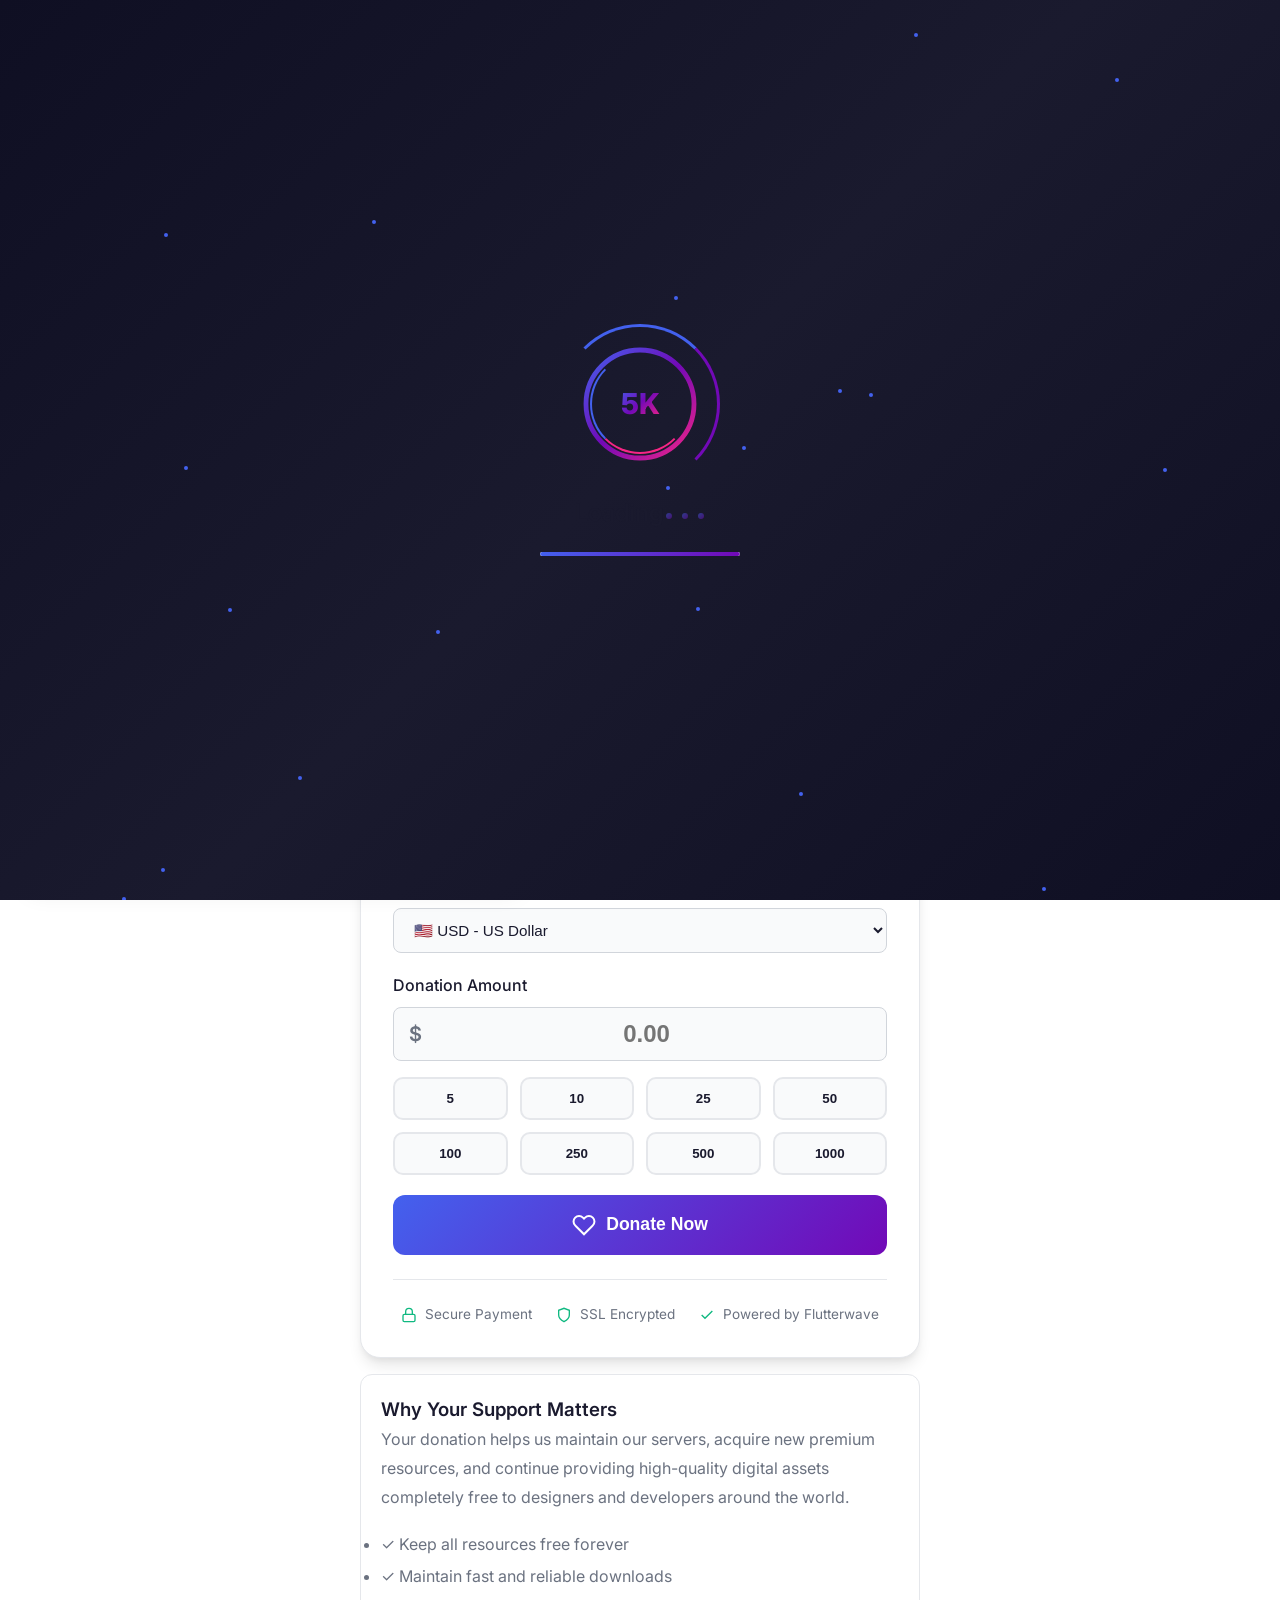
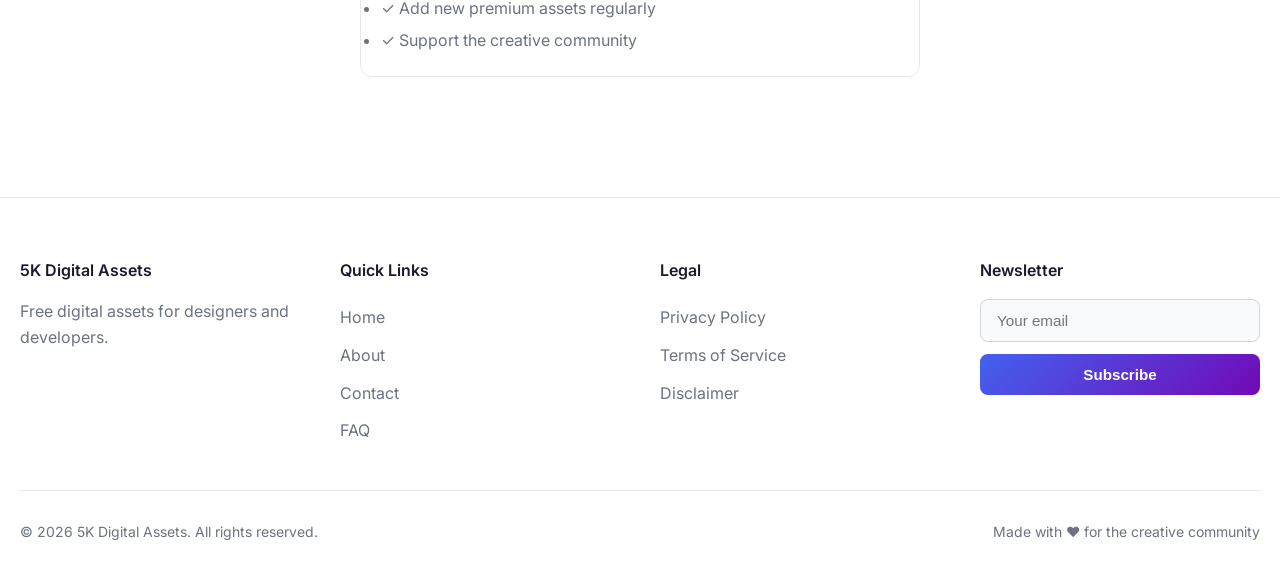
<file: support.html>
<!DOCTYPE html>
<html lang="en">
<head>
  <meta charset="UTF-8">
  <meta name="viewport" content="width=device-width, initial-scale=1.0">
  <title>Support Us - 5K Digital Assets</title>
  <meta name="description" content="Support 5K Digital Assets - Help us keep our resources free">
  <link rel="preconnect" href="https://fonts.googleapis.com/">
  <link rel="preconnect" href="https://fonts.gstatic.com/" crossorigin>
  <link href="https://fonts.googleapis.com/css2?family=Inter:wght@400;500;600;700;800&amp;display=swap" rel="stylesheet">
  <link rel="stylesheet" href="css/style.css">
  <!-- Flutterwave -->
  <script src="https://checkout.flutterwave.com/v3.js"></script>
  <style>
    .support-hero {
      background: linear-gradient(135deg, rgba(67, 97, 238, 0.1) 0%, rgba(114, 9, 183, 0.1) 100%);
      padding: 80px 20px;
      text-align: center;
      margin-bottom: 40px;
    }
    
    .support-hero-icon {
      width: 80px;
      height: 80px;
      margin: 0 auto 24px;
      background: linear-gradient(135deg, var(--primary), var(--secondary));
      border-radius: 50%;
      display: flex;
      align-items: center;
      justify-content: center;
      box-shadow: 0 10px 40px rgba(67, 97, 238, 0.3);
    }
    
    .support-hero-icon svg {
      width: 40px;
      height: 40px;
      color: white;
    }
    
    .donation-card {
      background: var(--card);
      border: 1px solid var(--card-border);
      border-radius: 20px;
      overflow: hidden;
      box-shadow: var(--shadow-lg);
    }
    
    .donation-card-header {
      background: linear-gradient(135deg, var(--primary), var(--secondary));
      padding: 30px;
      color: white;
      text-align: center;
    }
    
    .donation-card-header h2 {
      font-size: 1.5rem;
      margin-bottom: 8px;
    }
    
    .donation-card-body {
      padding: 32px;
    }
    
    .currency-selector {
      display: grid;
      grid-template-columns: 1fr auto;
      gap: 16px;
      margin-bottom: 24px;
    }
    
    .amount-input-wrapper {
      position: relative;
    }
    
    .currency-symbol {
      position: absolute;
      left: 16px;
      top: 50%;
      transform: translateY(-50%);
      font-size: 1.25rem;
      font-weight: 600;
      color: var(--muted);
    }
    
    .amount-input-wrapper input {
      padding-left: 44px;
      font-size: 1.5rem;
      font-weight: 600;
      text-align: center;
    }
    
    .quick-amounts {
      display: grid;
      grid-template-columns: repeat(4, 1fr);
      gap: 12px;
      margin-top: 16px;
    }
    
    .quick-amount-btn {
      padding: 12px;
      background: var(--input-bg);
      border: 2px solid var(--card-border);
      border-radius: 10px;
      font-weight: 600;
      color: var(--foreground);
      cursor: pointer;
      transition: all 0.2s;
    }
    
    .quick-amount-btn:hover {
      border-color: var(--primary);
      background: var(--primary-light);
    }
    
    .quick-amount-btn.active {
      border-color: var(--primary);
      background: var(--primary);
      color: white;
    }
    
    .donate-btn {
      width: 100%;
      padding: 18px;
      font-size: 1.1rem;
      font-weight: 600;
      background: linear-gradient(135deg, var(--primary), var(--secondary));
      color: white;
      border: none;
      border-radius: 12px;
      cursor: pointer;
      transition: all 0.3s;
      display: flex;
      align-items: center;
      justify-content: center;
      gap: 10px;
    }
    
    .donate-btn:hover {
      transform: translateY(-2px);
      box-shadow: 0 10px 30px rgba(67, 97, 238, 0.4);
    }
    
    .donate-btn:disabled {
      opacity: 0.6;
      cursor: not-allowed;
      transform: none;
    }
    
    .security-badges {
      display: flex;
      justify-content: center;
      gap: 24px;
      margin-top: 24px;
      padding-top: 24px;
      border-top: 1px solid var(--card-border);
    }
    
    .security-badge {
      display: flex;
      align-items: center;
      gap: 8px;
      color: var(--muted);
      font-size: 0.85rem;
    }
    
    .security-badge svg {
      color: var(--success);
    }
    
    .currency-flag {
      margin-right: 8px;
    }
    
    @media (max-width: 640px) {
      .currency-selector {
        grid-template-columns: 1fr;
      }
      
      .quick-amounts {
        grid-template-columns: repeat(2, 1fr);
      }
      
      .security-badges {
        flex-direction: column;
        align-items: center;
        gap: 12px;
      }
    }
  </style>
</head>
<body>
  <!-- Loading Animation -->
  <div id="loading-overlay" class="loading-overlay active">
    <div id="loading-binary"></div>
    <div id="loading-particles"></div>
    <div class="loading-logo">
      <div class="loading-logo-ring"></div>
      <div class="loading-logo-ring-inner"></div>
      <svg viewBox="0 0 100 100" fill="none" xmlns="http://www.w3.org/2000/svg">
        <defs>
          <linearGradient id="logoGradient" x1="0%" y1="0%" x2="100%" y2="100%">
            <stop offset="0%" style="stop-color:#4361ee"/>
            <stop offset="50%" style="stop-color:#7209b7"/>
            <stop offset="100%" style="stop-color:#f72585"/>
          </linearGradient>
        </defs>
        <circle cx="50" cy="50" r="45" stroke="url(#logoGradient)" stroke-width="4" fill="none"/>
        <text x="50" y="58" text-anchor="middle" fill="url(#logoGradient)" font-size="24" font-weight="800">5K</text>
      </svg>
    </div>
    <div class="loading-text">Loading<span class="loading-dots"><span></span><span></span><span></span></span></div>
    <div class="loading-progress">
      <div class="loading-progress-bar"></div>
    </div>
  </div>

  <!-- Header -->
  <header class="header">
    <div class="header-content">
      <a href="index.html" class="logo">
        <svg class="logo-icon" viewBox="0 0 40 40" fill="none" xmlns="http://www.w3.org/2000/svg">
          <defs>
            <linearGradient id="navLogoGradient" x1="0%" y1="0%" x2="100%" y2="100%">
              <stop offset="0%" style="stop-color:#4361ee"/>
              <stop offset="100%" style="stop-color:#7209b7"/>
            </linearGradient>
          </defs>
          <circle cx="20" cy="20" r="18" stroke="url(#navLogoGradient)" stroke-width="2" fill="none"/>
          <text x="20" y="25" text-anchor="middle" fill="url(#navLogoGradient)" font-size="12" font-weight="800">5K</text>
        </svg>
        <span>5K Digital Assets</span>
      </a>
      
      <nav class="nav">
        <ul class="nav-links">
          <li><a href="index.html" class="nav-link">Home</a></li>
          <li><a href="about.html" class="nav-link">About</a></li>
          <li><a href="faq.html" class="nav-link">FAQ</a></li>
          <li><a href="contact.html" class="nav-link">Contact</a></li>
          <li><a href="support.html" class="nav-link active">Support Us</a></li>
        </ul>
        
        <button class="theme-toggle" onclick="toggleTheme()">
          <span class="theme-toggle-label">Light</span>
          <div class="theme-toggle-switch"></div>
        </button>
        
        <button class="mobile-menu-btn" onclick="toggleMobileMenu()">
          <svg xmlns="http://www.w3.org/2000/svg" width="24" height="24" viewBox="0 0 24 24" fill="none" stroke="currentColor" stroke-width="2">
            <line x1="3" y1="12" x2="21" y2="12"/>
            <line x1="3" y1="6" x2="21" y2="6"/>
            <line x1="3" y1="18" x2="21" y2="18"/>
          </svg>
        </button>
      </nav>
    </div>
  </header>

  <!-- Mobile Menu -->
  <div id="mobile-menu-overlay" class="mobile-menu-overlay"></div>
  <nav id="mobile-menu" class="mobile-menu">
    <ul class="mobile-nav-links">
      <li><a href="index.html" class="mobile-nav-link">Home</a></li>
      <li><a href="about.html" class="mobile-nav-link">About</a></li>
      <li><a href="faq.html" class="mobile-nav-link">FAQ</a></li>
      <li><a href="contact.html" class="mobile-nav-link">Contact</a></li>
      <li><a href="support.html" class="mobile-nav-link">Support Us</a></li>
    </ul>
  </nav>

  <!-- Main Content -->
  <main class="main">
    <!-- Hero Section -->
    <div class="support-hero">
      <div class="support-hero-icon">
        <svg xmlns="http://www.w3.org/2000/svg" width="40" height="40" viewBox="0 0 24 24" fill="none" stroke="currentColor" stroke-width="2">
          <path d="M20.84 4.61a5.5 5.5 0 0 0-7.78 0L12 5.67l-1.06-1.06a5.5 5.5 0 0 0-7.78 7.78l1.06 1.06L12 21.23l7.78-7.78 1.06-1.06a5.5 5.5 0 0 0 0-7.78z"/>
        </svg>
      </div>
      <h1 class="hero-title" style="margin-bottom:12px;">Support Our Work</h1>
      <p class="text-muted" style="max-width:500px;margin:0 auto;font-size:1.1rem;">Help us continue providing free digital assets to designers and developers worldwide</p>
    </div>

    <div class="container" style="max-width:600px;padding-bottom:60px;">
      <!-- Donation Card -->
      <div class="donation-card">
        <div class="donation-card-header">
          <h2>Make a Donation</h2>
          <p style="opacity:0.9;">Every contribution helps us grow</p>
        </div>
        <div class="donation-card-body">
          <!-- Customer Details -->
          <div class="form-group">
            <label class="form-label">Your Name</label>
            <input type="text" id="customerName" class="form-input" placeholder="Enter your name">
          </div>
          <div class="form-group">
            <label class="form-label">Email Address</label>
            <input type="email" id="customerEmail" class="form-input" placeholder="Enter your email">
          </div>
          
          <!-- Currency Selection -->
          <div class="form-group">
            <label class="form-label">Select Currency</label>
            <select id="currency-select" class="form-input" onchange="updateCurrency()">
              <option value="USD">🇺🇸 USD - US Dollar</option>
              <option value="NGN">🇳🇬 NGN - Nigerian Naira</option>
              <option value="EUR">🇪🇺 EUR - Euro</option>
              <option value="GBP">🇬🇧 GBP - British Pound</option>
              <option value="GHS">🇬🇭 GHS - Ghanaian Cedi</option>
              <option value="KES">🇰🇪 KES - Kenyan Shilling</option>
              <option value="ZAR">🇿🇦 ZAR - South African Rand</option>
              <option value="CAD">🇨🇦 CAD - Canadian Dollar</option>
              <option value="AUD">🇦🇺 AUD - Australian Dollar</option>
              <option value="AED">🇦🇪 AED - UAE Dirham</option>
            </select>
          </div>
          
          <!-- Amount Input -->
          <div class="form-group">
            <label class="form-label">Donation Amount</label>
            <div class="amount-input-wrapper">
              <span class="currency-symbol" id="currency-symbol">$</span>
              <input type="number" id="donation-amount" class="form-input" placeholder="0.00" min="1" step="0.01" oninput="clearQuickAmounts()">
            </div>
            <!-- Quick Amount Buttons -->
            <div class="quick-amounts" id="quick-amounts">
              <button type="button" class="quick-amount-btn" onclick="setAmount(5)">5</button>
              <button type="button" class="quick-amount-btn" onclick="setAmount(10)">10</button>
              <button type="button" class="quick-amount-btn" onclick="setAmount(25)">25</button>
              <button type="button" class="quick-amount-btn" onclick="setAmount(50)">50</button>
              <button type="button" class="quick-amount-btn" onclick="setAmount(100)">100</button>
              <button type="button" class="quick-amount-btn" onclick="setAmount(250)">250</button>
              <button type="button" class="quick-amount-btn" onclick="setAmount(500)">500</button>
              <button type="button" class="quick-amount-btn" onclick="setAmount(1000)">1000</button>
            </div>
          </div>
          
          <!-- Donate Button -->
          <button class="donate-btn" id="donate-btn" onclick="handleDonation()">
            <svg xmlns="http://www.w3.org/2000/svg" width="24" height="24" viewBox="0 0 24 24" fill="none" stroke="currentColor" stroke-width="2">
              <path d="M20.84 4.61a5.5 5.5 0 0 0-7.78 0L12 5.67l-1.06-1.06a5.5 5.5 0 0 0-7.78 7.78l1.06 1.06L12 21.23l7.78-7.78 1.06-1.06a5.5 5.5 0 0 0 0-7.78z"/>
            </svg>
            Donate Now
          </button>
          
          <!-- Security Badges -->
          <div class="security-badges">
            <div class="security-badge">
              <svg xmlns="http://www.w3.org/2000/svg" width="16" height="16" viewBox="0 0 24 24" fill="none" stroke="currentColor" stroke-width="2">
                <rect x="3" y="11" width="18" height="11" rx="2" ry="2"/>
                <path d="M7 11V7a5 5 0 0 1 10 0v4"/>
              </svg>
              Secure Payment
            </div>
            <div class="security-badge">
              <svg xmlns="http://www.w3.org/2000/svg" width="16" height="16" viewBox="0 0 24 24" fill="none" stroke="currentColor" stroke-width="2">
                <path d="M12 22s8-4 8-10V5l-8-3-8 3v7c0 6 8 10 8 10z"/>
              </svg>
              SSL Encrypted
            </div>
            <div class="security-badge">
              <svg xmlns="http://www.w3.org/2000/svg" width="16" height="16" viewBox="0 0 24 24" fill="none" stroke="currentColor" stroke-width="2">
                <polyline points="20 6 9 17 4 12"/>
              </svg>
              Powered by Flutterwave
            </div>
          </div>
        </div>
      </div>

      <!-- Success Message -->
      <div id="payment-success" class="card mt-4" style="display:none;background:rgba(16, 185, 129, 0.1);border-color:rgba(16, 185, 129, 0.3);">
        <div class="card-content text-center">
          <div style="font-size:3rem;margin-bottom:16px;">🎉</div>
          <h3 class="font-semibold" style="color:var(--success);">Thank You!</h3>
          <p class="text-muted">Your generous support means the world to us. Thank you for helping us keep our resources free for everyone!</p>
        </div>
      </div>

      <!-- Why Support Section -->
      <div class="card mt-4">
        <div class="card-content">
          <h3 class="font-semibold mb-3">Why Your Support Matters</h3>
          <p style="line-height:1.8;color:var(--muted);">Your donation helps us maintain our servers, acquire new premium resources, and continue providing high-quality digital assets completely free to designers and developers around the world.</p>
          <ul style="margin-top:16px;color:var(--muted);line-height:2;">
            <li>✓ Keep all resources free forever</li>
            <li>✓ Maintain fast and reliable downloads</li>
            <li>✓ Add new premium assets regularly</li>
            <li>✓ Support the creative community</li>
          </ul>
        </div>
      </div>
    </div>
  </main>

  <!-- Back to Top Button -->
  <button id="back-to-top" class="back-to-top">
    <svg xmlns="http://www.w3.org/2000/svg" width="24" height="24" viewBox="0 0 24 24" fill="none" stroke="currentColor" stroke-width="2">
      <polyline points="18 15 12 9 6 15"/>
    </svg>
  </button>

  <!-- Footer -->
  <footer class="footer">
    <div class="container">
      <div class="footer-grid">
        <div>
          <h4 class="footer-title">5K Digital Assets</h4>
          <p class="text-muted">Free digital assets for designers and developers.</p>
        </div>
        <div>
          <h4 class="footer-title">Quick Links</h4>
          <ul class="footer-links">
            <li><a href="index.html" class="footer-link">Home</a></li>
            <li><a href="about.html" class="footer-link">About</a></li>
            <li><a href="contact.html" class="footer-link">Contact</a></li>
            <li><a href="faq.html" class="footer-link">FAQ</a></li>
          </ul>
        </div>
        <div>
          <h4 class="footer-title">Legal</h4>
          <ul class="footer-links">
            <li><a href="privacy.html" class="footer-link">Privacy Policy</a></li>
            <li><a href="terms.html" class="footer-link">Terms of Service</a></li>
            <li><a href="disclaimer.html" class="footer-link">Disclaimer</a></li>
          </ul>
        </div>
        <div>
          <h4 class="footer-title">Newsletter</h4>
          <form onsubmit="handleNewsletterSubmit(event, 'footer')">
            <div class="form-group" style="margin-bottom:0;">
              <input type="email" class="form-input" placeholder="Your email" required>
            </div>
            <button type="submit" class="btn btn-primary" style="margin-top:12px;width:100%;">Subscribe</button>
          </form>
        </div>
      </div>
      <div class="footer-bottom">
        <p>&copy; 2026 5K Digital Assets. All rights reserved.</p>
        <p>Made with ❤️ for the creative community</p>
      </div>
    </div>
  </footer>

  <!-- Cookie Consent -->
  <div id="cookie-consent" class="cookie-consent">
    <p class="text-sm">We use cookies to enhance your experience. By continuing to visit this site you agree to our use of cookies.</p>
    <div class="cookie-consent-actions">
      <button class="btn btn-outline btn-sm" onclick="declineCookies()">Decline</button>
      <button class="btn btn-primary btn-sm" onclick="acceptCookies()">Accept</button>
    </div>
  </div>

  <div id="toast-container" class="toast-container"></div>

  <script src="js/app.js"></script>
  <script>
    // Currency data
    const currencies = {
      USD: { symbol: '$', name: 'US Dollar', rates: { 5:5, 10:10, 25:25, 50:50, 100:100, 250:250, 500:500, 1000:1000 } },
      NGN: { symbol: '₦', name: 'Nigerian Naira', rates: { 5:2500, 10:5000, 25:12500, 50:25000, 100:50000, 250:125000, 500:250000, 1000:500000 } },
      EUR: { symbol: '€', name: 'Euro', rates: { 5:5, 10:10, 25:25, 50:50, 100:100, 250:250, 500:500, 1000:1000 } },
      GBP: { symbol: '£', name: 'British Pound', rates: { 5:5, 10:10, 25:25, 50:50, 100:100, 250:250, 500:500, 1000:1000 } },
      GHS: { symbol: '₵', name: 'Ghanaian Cedi', rates: { 5:50, 10:100, 25:250, 50:500, 100:1000, 250:2500, 500:5000, 1000:10000 } },
      KES: { symbol: 'KSh', name: 'Kenyan Shilling', rates: { 5:500, 10:1000, 25:2500, 50:5000, 100:10000, 250:25000, 500:50000, 1000:100000 } },
      ZAR: { symbol: 'R', name: 'South African Rand', rates: { 5:100, 10:200, 25:500, 50:1000, 100:2000, 250:5000, 500:10000, 1000:20000 } },
      CAD: { symbol: 'C$', name: 'Canadian Dollar', rates: { 5:5, 10:10, 25:25, 50:50, 100:100, 250:250, 500:500, 1000:1000 } },
      AUD: { symbol: 'A$', name: 'Australian Dollar', rates: { 5:5, 10:10, 25:25, 50:50, 100:100, 250:250, 500:500, 1000:1000 } },
      AED: { symbol: 'د.إ', name: 'UAE Dirham', rates: { 5:20, 10:40, 25:100, 50:200, 100:400, 250:1000, 500:2000, 1000:4000 } }
    };
    
    let selectedCurrency = 'USD';
    let selectedAmount = 0;
    
    // Check for payment success
    if (new URLSearchParams(window.location.search).get('payment') === 'success') {
      document.getElementById('payment-success').style.display = 'block';
      window.scrollTo({ top: 0, behavior: 'smooth' });
    }
    
    // Update currency symbol and quick amounts
    function updateCurrency() {
      selectedCurrency = document.getElementById('currency-select').value;
      const currency = currencies[selectedCurrency];
      
      // Update symbol
      document.getElementById('currency-symbol').textContent = currency.symbol;
      
      // Update quick amount buttons
      const buttons = document.querySelectorAll('.quick-amount-btn');
      const amounts = Object.values(currency.rates);
      buttons.forEach((btn, index) => {
        if (amounts[index]) {
          btn.textContent = formatAmount(amounts[index], selectedCurrency);
          btn.dataset.amount = amounts[index];
        }
      });
      
      // Clear input
      document.getElementById('donation-amount').value = '';
      clearQuickAmounts();
    }
    
    function formatAmount(amount, currency) {
      if (currency === 'NGN' || currency === 'KES' || currency === 'GHS') {
        return amount >= 1000 ? (amount / 1000) + 'K' : amount;
      }
      return amount;
    }
    
    function setAmount(amount) {
      const currency = currencies[selectedCurrency];
      selectedAmount = currency.rates[Object.keys(currency.rates).find(key => currency.rates[key] === amount)] || amount;
      
      document.getElementById('donation-amount').value = amount;
      
      // Highlight button
      document.querySelectorAll('.quick-amount-btn').forEach(btn => {
        btn.classList.remove('active');
        if (parseInt(btn.dataset.amount) === amount || btn.textContent == formatAmount(amount, selectedCurrency)) {
          btn.classList.add('active');
        }
      });
    }
    
    function clearQuickAmounts() {
      document.querySelectorAll('.quick-amount-btn').forEach(btn => {
        btn.classList.remove('active');
      });
    }
    
    // Handle donation
    function handleDonation() {
      const name = document.getElementById('customerName').value.trim();
      const email = document.getElementById('customerEmail').value.trim();
      const amount = parseFloat(document.getElementById('donation-amount').value);
      
      // Validation
      if (!name || name.length < 2) {
        showToast('Name Required', 'Please enter your name', 'error');
        document.getElementById('customerName').focus();
        return;
      }
      
      if (!email || !email.includes('@')) {
        showToast('Email Required', 'Please enter a valid email address', 'error');
        document.getElementById('customerEmail').focus();
        return;
      }
      
      if (!amount || amount < 1) {
        showToast('Amount Required', 'Please enter a donation amount', 'error');
        document.getElementById('donation-amount').focus();
        return;
      }
      
      // Check Flutterwave
      if (typeof FlutterwaveCheckout === 'undefined') {
        showToast('Payment Error', 'Payment system is loading. Please try again.', 'error');
        return;
      }
      
      // Disable button
      const btn = document.getElementById('donate-btn');
      btn.disabled = true;
      btn.innerHTML = '<span class="loading-spinner"></span> Processing...';
      
      const txRef = '5k-donate-' + Date.now();
      
      FlutterwaveCheckout({
        public_key: CONFIG.flutterwavePublicKey,
        tx_ref: txRef,
        amount: amount,
        currency: selectedCurrency,
        payment_options: 'card,usssd,qr,mpesa,googlepay,applepay',
        customer: {
          email: email,
          name: name
        },
        customizations: {
          title: '5K Digital Assets',
          description: 'Support Donation',
          logo: window.location.origin + '/images/logo.png'
        },
        callback: function(response) {
          if (response.status === 'successful') {
            window.location.href = 'support.html?payment=success';
          }
        },
        onclose: function() {
          btn.disabled = false;
          btn.innerHTML = '<svg xmlns="http://www.w3.org/2000/svg" width="24" height="24" viewBox="0 0 24 24" fill="none" stroke="currentColor" stroke-width="2"><path d="M20.84 4.61a5.5 5.5 0 0 0-7.78 0L12 5.67l-1.06-1.06a5.5 5.5 0 0 0-7.78 7.78l1.06 1.06L12 21.23l7.78-7.78 1.06-1.06a5.5 5.5 0 0 0 0-7.78z"/></svg> Donate Now';
        }
      });
    }
    
    // Initialize
    updateCurrency();
  </script>
</body>
</html>
</file>
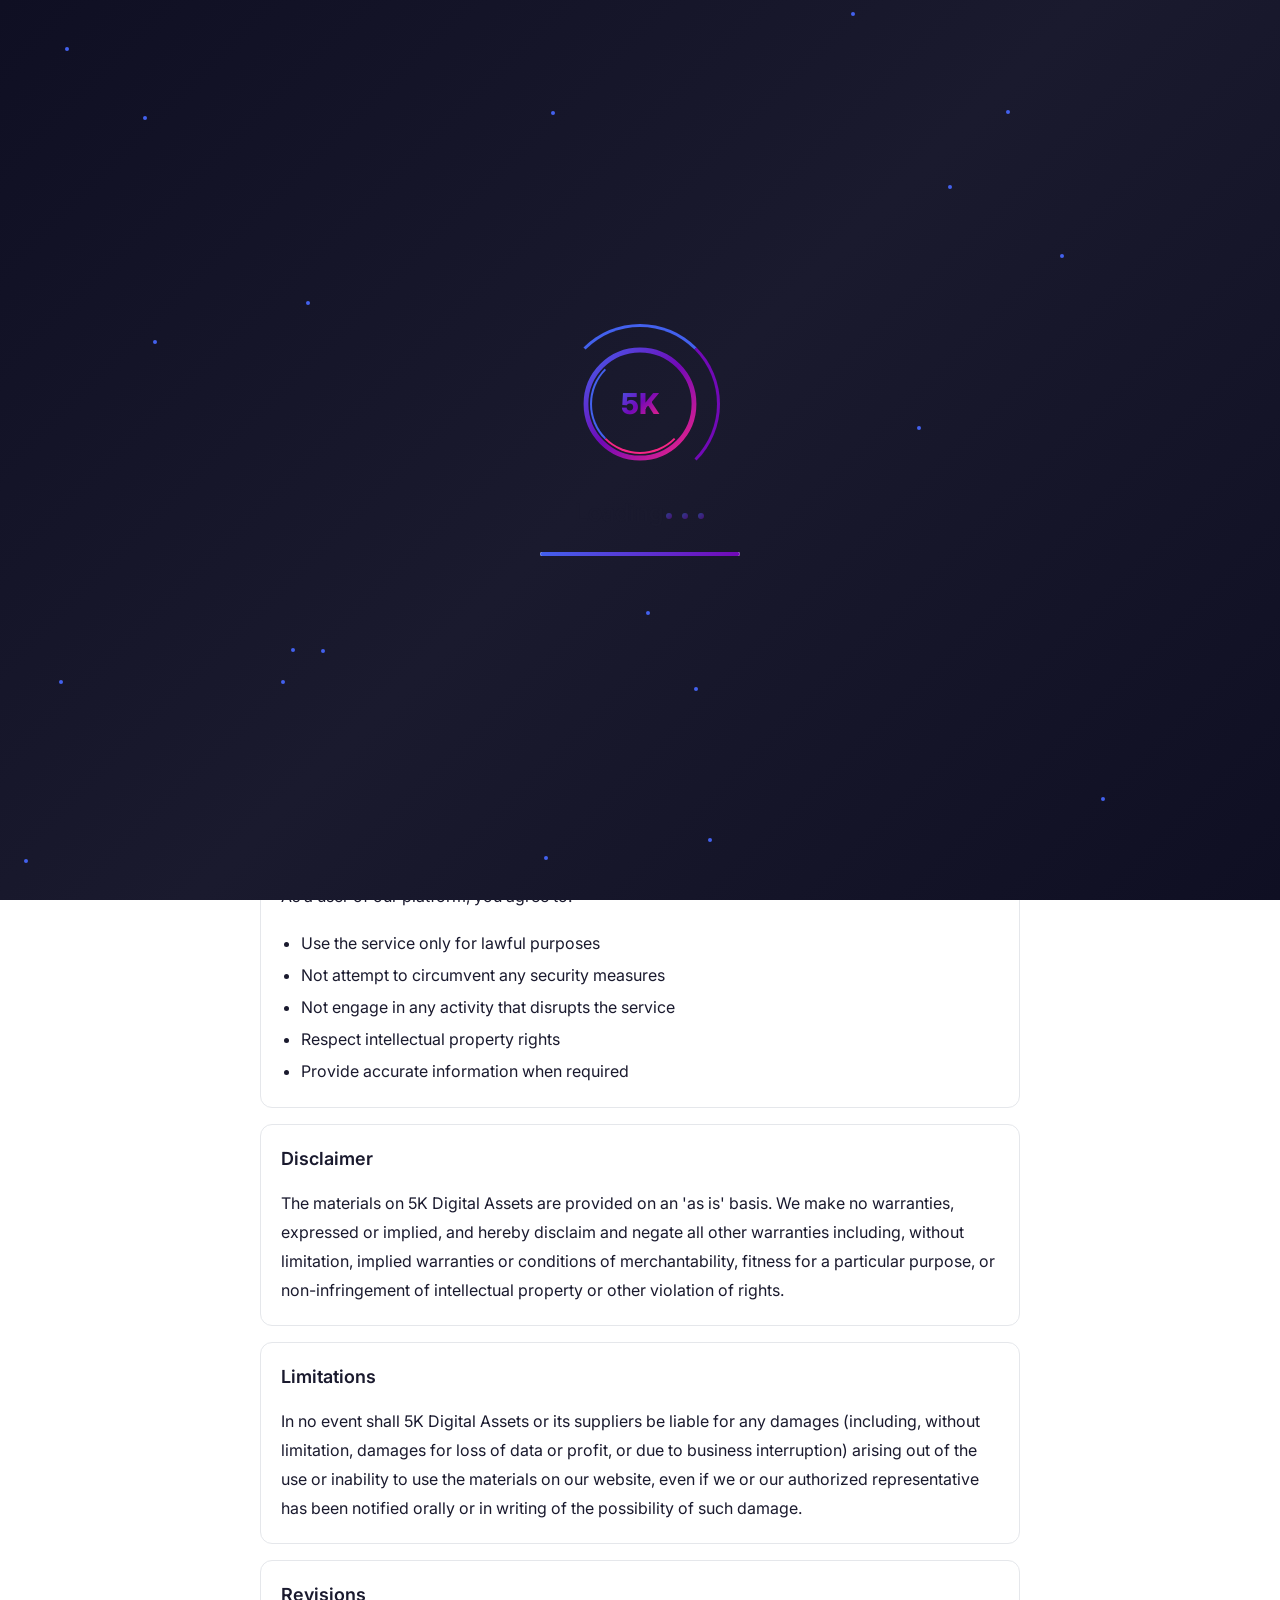
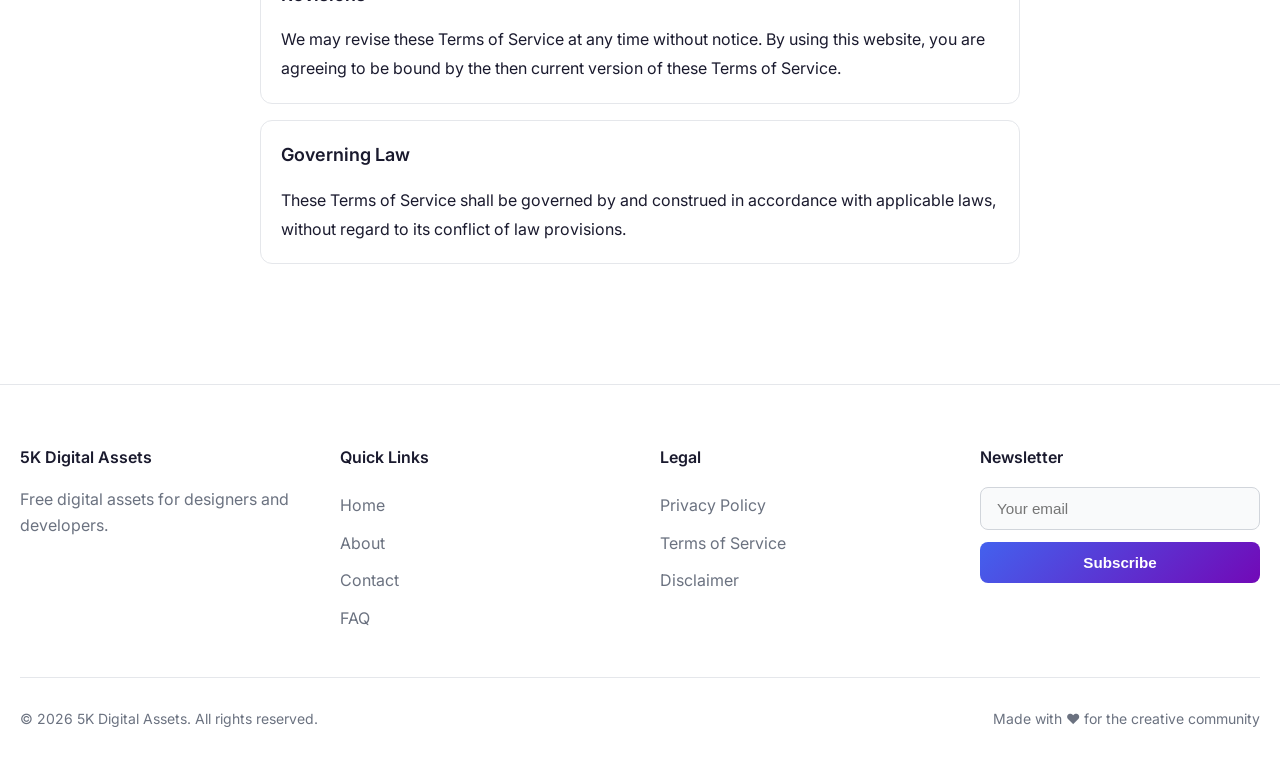
<file: terms.html>
<!DOCTYPE html>
<html lang="en">

<!-- Mirrored from 5kdigitalassets.com/terms by HTTrack Website Copier/3.x [XR&CO'2014], Sat, 21 Mar 2026 02:04:57 GMT -->
<head>
  <meta charset="UTF-8">
  <meta name="viewport" content="width=device-width, initial-scale=1.0">
  <title>Terms of Service - 5K Digital Assets</title>
  <meta name="description" content="Terms of Service for 5K Digital Assets">
  <link rel="preconnect" href="https://fonts.googleapis.com/">
  <link rel="preconnect" href="https://fonts.gstatic.com/" crossorigin>
  <link href="https://fonts.googleapis.com/css2?family=Inter:wght@400;500;600;700;800&amp;display=swap" rel="stylesheet">
  <link rel="stylesheet" href="css/style.css">
</head>
<body>
  <!-- Loading Animation -->
  <div id="loading-overlay" class="loading-overlay active">
    <div id="loading-binary"></div>
    <div id="loading-particles"></div>
    <div class="loading-logo">
      <div class="loading-logo-ring"></div>
      <div class="loading-logo-ring-inner"></div>
      <svg viewBox="0 0 100 100" fill="none" xmlns="http://www.w3.org/2000/svg">
        <defs>
          <linearGradient id="logoGradient" x1="0%" y1="0%" x2="100%" y2="100%">
            <stop offset="0%" style="stop-color:#4361ee"/>
            <stop offset="50%" style="stop-color:#7209b7"/>
            <stop offset="100%" style="stop-color:#f72585"/>
          </linearGradient>
        </defs>
        <circle cx="50" cy="50" r="45" stroke="url(#logoGradient)" stroke-width="4" fill="none"/>
        <text x="50" y="58" text-anchor="middle" fill="url(#logoGradient)" font-size="24" font-weight="800">5K</text>
      </svg>
    </div>
    <div class="loading-text">Loading<span class="loading-dots"><span></span><span></span><span></span></span></div>
    <div class="loading-progress">
      <div class="loading-progress-bar"></div>
    </div>
  </div>

  <!-- Header -->
  <header class="header">
    <div class="header-content">
      <a href="index.html" class="logo">
        <svg class="logo-icon" viewBox="0 0 40 40" fill="none" xmlns="http://www.w3.org/2000/svg">
          <defs>
            <linearGradient id="navLogoGradient" x1="0%" y1="0%" x2="100%" y2="100%">
              <stop offset="0%" style="stop-color:#4361ee"/>
              <stop offset="100%" style="stop-color:#7209b7"/>
            </linearGradient>
          </defs>
          <circle cx="20" cy="20" r="18" stroke="url(#navLogoGradient)" stroke-width="2" fill="none"/>
          <text x="20" y="25" text-anchor="middle" fill="url(#navLogoGradient)" font-size="12" font-weight="800">5K</text>
        </svg>
        <span>5K Digital Assets</span>
      </a>
      
      <nav class="nav">
        <ul class="nav-links">
          <li><a href="index.html" class="nav-link">Home</a></li>
          <li><a href="about.html" class="nav-link">About</a></li>
          <li><a href="faq.html" class="nav-link">FAQ</a></li>
          <li><a href="contact.html" class="nav-link">Contact</a></li>
          <li><a href="support.html" class="nav-link">Support Us</a></li>
        </ul>
        
        <button class="theme-toggle" onclick="toggleTheme()">
          <span class="theme-toggle-label">Light</span>
          <div class="theme-toggle-switch"></div>
        </button>
        
        <button class="mobile-menu-btn" onclick="toggleMobileMenu()">
          <svg xmlns="http://www.w3.org/2000/svg" width="24" height="24" viewBox="0 0 24 24" fill="none" stroke="currentColor" stroke-width="2">
            <line x1="3" y1="12" x2="21" y2="12"/>
            <line x1="3" y1="6" x2="21" y2="6"/>
            <line x1="3" y1="18" x2="21" y2="18"/>
          </svg>
        </button>
      </nav>
    </div>
  </header>

  <!-- Mobile Menu -->
  <div id="mobile-menu-overlay" class="mobile-menu-overlay"></div>
  <nav id="mobile-menu" class="mobile-menu">
    <ul class="mobile-nav-links">
      <li><a href="index.html" class="mobile-nav-link">Home</a></li>
      <li><a href="about.html" class="mobile-nav-link">About</a></li>
      <li><a href="faq.html" class="mobile-nav-link">FAQ</a></li>
      <li><a href="contact.html" class="mobile-nav-link">Contact</a></li>
      <li><a href="support.html" class="mobile-nav-link">Support Us</a></li>
    </ul>
  </nav>

  <!-- Main Content -->
  <main class="main">
    <section style="padding:60px 0;">
      <div class="container" style="max-width:800px;">
        <h1 class="hero-title text-center mb-4">Terms of Service</h1>
        <p class="text-muted text-center mb-4">Last updated: January 2024</p>
        
        <div class="card">
          <div class="card-content">
            <h2 class="text-lg font-semibold mb-4">Agreement to Terms</h2>
            <p style="line-height:1.8;">By accessing and using 5K Digital Assets, you agree to be bound by these Terms of Service and all applicable laws and regulations. If you do not agree with any of these terms, you are prohibited from using or accessing this site.</p>
          </div>
        </div>

        <div class="card mt-4">
          <div class="card-content">
            <h2 class="text-lg font-semibold mb-4">Use License</h2>
            <p style="line-height:1.8;margin-bottom:16px;">Permission is granted to temporarily download one copy of the materials (information or software) on 5K Digital Assets for personal, non-commercial transitory viewing only. This is the grant of a license, not a transfer of title, and under this license you may not:</p>
            <ul style="line-height:2;margin-left:20px;">
              <li>Modify or copy the materials</li>
              <li>Use the materials for any commercial purpose</li>
              <li>Attempt to decompile or reverse engineer any software contained on the website</li>
              <li>Remove any copyright or other proprietary notations from the materials</li>
              <li>Transfer the materials to another person or mirror the materials on any other server</li>
            </ul>
          </div>
        </div>

        <div class="card mt-4">
          <div class="card-content">
            <h2 class="text-lg font-semibold mb-4">User Responsibilities</h2>
            <p style="line-height:1.8;margin-bottom:16px;">As a user of our platform, you agree to:</p>
            <ul style="line-height:2;margin-left:20px;">
              <li>Use the service only for lawful purposes</li>
              <li>Not attempt to circumvent any security measures</li>
              <li>Not engage in any activity that disrupts the service</li>
              <li>Respect intellectual property rights</li>
              <li>Provide accurate information when required</li>
            </ul>
          </div>
        </div>

        <div class="card mt-4">
          <div class="card-content">
            <h2 class="text-lg font-semibold mb-4">Disclaimer</h2>
            <p style="line-height:1.8;">The materials on 5K Digital Assets are provided on an 'as is' basis. We make no warranties, expressed or implied, and hereby disclaim and negate all other warranties including, without limitation, implied warranties or conditions of merchantability, fitness for a particular purpose, or non-infringement of intellectual property or other violation of rights.</p>
          </div>
        </div>

        <div class="card mt-4">
          <div class="card-content">
            <h2 class="text-lg font-semibold mb-4">Limitations</h2>
            <p style="line-height:1.8;">In no event shall 5K Digital Assets or its suppliers be liable for any damages (including, without limitation, damages for loss of data or profit, or due to business interruption) arising out of the use or inability to use the materials on our website, even if we or our authorized representative has been notified orally or in writing of the possibility of such damage.</p>
          </div>
        </div>

        <div class="card mt-4">
          <div class="card-content">
            <h2 class="text-lg font-semibold mb-4">Revisions</h2>
            <p style="line-height:1.8;">We may revise these Terms of Service at any time without notice. By using this website, you are agreeing to be bound by the then current version of these Terms of Service.</p>
          </div>
        </div>

        <div class="card mt-4">
          <div class="card-content">
            <h2 class="text-lg font-semibold mb-4">Governing Law</h2>
            <p style="line-height:1.8;">These Terms of Service shall be governed by and construed in accordance with applicable laws, without regard to its conflict of law provisions.</p>
          </div>
        </div>
      </div>
    </section>
  </main>

  <!-- Back to Top Button -->
  <button id="back-to-top" class="back-to-top">
    <svg xmlns="http://www.w3.org/2000/svg" width="24" height="24" viewBox="0 0 24 24" fill="none" stroke="currentColor" stroke-width="2">
      <polyline points="18 15 12 9 6 15"/>
    </svg>
  </button>

  <!-- Footer -->
  <footer class="footer">
    <div class="container">
      <div class="footer-grid">
        <div>
          <h4 class="footer-title">5K Digital Assets</h4>
          <p class="text-muted">Free digital assets for designers and developers.</p>
        </div>
        <div>
          <h4 class="footer-title">Quick Links</h4>
          <ul class="footer-links">
            <li><a href="index.html" class="footer-link">Home</a></li>
            <li><a href="about.html" class="footer-link">About</a></li>
            <li><a href="contact.html" class="footer-link">Contact</a></li>
            <li><a href="faq.html" class="footer-link">FAQ</a></li>
          </ul>
        </div>
        <div>
          <h4 class="footer-title">Legal</h4>
          <ul class="footer-links">
            <li><a href="privacy.html" class="footer-link">Privacy Policy</a></li>
            <li><a href="terms.html" class="footer-link">Terms of Service</a></li>
            <li><a href="disclaimer.html" class="footer-link">Disclaimer</a></li>
          </ul>
        </div>
        <div>
          <h4 class="footer-title">Newsletter</h4>
          <form onsubmit="handleNewsletterSubmit(event, 'footer')">
            <div class="form-group" style="margin-bottom:0;">
              <input type="email" class="form-input" placeholder="Your email" required>
            </div>
            <button type="submit" class="btn btn-primary" style="margin-top:12px;width:100%;">Subscribe</button>
          </form>
        </div>
      </div>
      <div class="footer-bottom">
        <p>&copy; 2026 5K Digital Assets. All rights reserved.</p>
        <p>Made with ❤️ for the creative community</p>
      </div>
    </div>
  </footer>

  <script src="js/app.js"></script>
<script defer src="https://static.cloudflareinsights.com/beacon.min.js/v8c78df7c7c0f484497ecbca7046644da1771523124516" integrity="sha512-8DS7rgIrAmghBFwoOTujcf6D9rXvH8xm8JQ1Ja01h9QX8EzXldiszufYa4IFfKdLUKTTrnSFXLDkUEOTrZQ8Qg==" data-cf-beacon='{"version":"2024.11.0","token":"76b21abe25cf49a8b67c3860e0529098","r":1,"server_timing":{"name":{"cfCacheStatus":true,"cfEdge":true,"cfExtPri":true,"cfL4":true,"cfOrigin":true,"cfSpeedBrain":true},"location_startswith":null}}' crossorigin="anonymous"></script>
</body>

<!-- Mirrored from 5kdigitalassets.com/terms by HTTrack Website Copier/3.x [XR&CO'2014], Sat, 21 Mar 2026 02:04:58 GMT -->
</html>
</file>
<file: css/style.css>
/**
 * 5K Digital Assets - Main Stylesheet
 * Modern, clean design with dark/light themes
 */

/* =============================================
   CSS VARIABLES
   ============================================= */

:root {
  /* Colors */
  --primary: #4361ee;
  --primary-hover: #3651d4;
  --primary-light: rgba(67, 97, 238, 0.1);
  --secondary: #7209b7;
  --accent: #f72585;
  --success: #10b981;
  --warning: #f59e0b;
  --error: #ef4444;
  
  /* Light mode */
  --background: #ffffff;
  --foreground: #1a1a2e;
  --muted: #6b7280;
  --muted-foreground: #9ca3af;
  --card: #ffffff;
  --card-border: #e5e7eb;
  --input-bg: #f9fafb;
  --input-border: #d1d5db;
  
  /* Spacing */
  --header-height: 60px;
  --header-padding: 40px;
  
  /* Typography */
  --font-sans: 'Inter', -apple-system, BlinkMacSystemFont, 'Segoe UI', Roboto, sans-serif;
  --font-mono: 'Fira Code', 'Consolas', monospace;
  
  /* Transitions */
  --transition-fast: 150ms ease;
  --transition-normal: 250ms ease;
  --transition-slow: 350ms ease;
  
  /* Shadows */
  --shadow-sm: 0 1px 2px rgba(0, 0, 0, 0.05);
  --shadow: 0 4px 6px -1px rgba(0, 0, 0, 0.1), 0 2px 4px -1px rgba(0, 0, 0, 0.06);
  --shadow-lg: 0 10px 15px -3px rgba(0, 0, 0, 0.1), 0 4px 6px -2px rgba(0, 0, 0, 0.05);
  --shadow-xl: 0 20px 25px -5px rgba(0, 0, 0, 0.1), 0 10px 10px -5px rgba(0, 0, 0, 0.04);
}

/* Dark mode */
.dark {
  --background: #0f0f23;
  --foreground: #f8fafc;
  --muted: #94a3b8;
  --muted-foreground: #64748b;
  --card: #1a1a2e;
  --card-border: #2d2d44;
  --input-bg: #1a1a2e;
  --input-border: #2d2d44;
}

/* =============================================
   BASE STYLES
   ============================================= */

*, *::before, *::after {
  box-sizing: border-box;
  margin: 0;
  padding: 0;
}

html {
  scroll-behavior: smooth;
}

body {
  font-family: var(--font-sans);
  background: var(--background);
  color: var(--foreground);
  line-height: 1.6;
  min-height: 100vh;
  transition: background-color var(--transition-normal), color var(--transition-normal);
}

a {
  color: var(--primary);
  text-decoration: none;
  transition: color var(--transition-fast);
}

a:hover {
  color: var(--primary-hover);
}

img {
  max-width: 100%;
  height: auto;
  display: block;
}

/* =============================================
   LOADING ANIMATION - WITH ICON
   ============================================= */

.loading-overlay {
  position: fixed;
  top: 0;
  left: 0;
  width: 100%;
  height: 100%;
  background: linear-gradient(135deg, #0f0f23 0%, #1a1a2e 50%, #0f0f23 100%);
  display: flex;
  flex-direction: column;
  align-items: center;
  justify-content: center;
  z-index: 10000;
  opacity: 0;
  visibility: hidden;
  transition: opacity 0.5s ease, visibility 0.5s ease;
}

.loading-overlay.active {
  opacity: 1;
  visibility: visible;
}

.loading-logo {
  width: 120px;
  height: 120px;
  margin-bottom: 30px;
  animation: logoPulse 2s ease-in-out infinite;
  position: relative;
  z-index: 2;
}

.loading-logo svg {
  width: 100%;
  height: 100%;
}

.loading-logo-ring {
  position: absolute;
  top: -20px;
  left: -20px;
  width: 160px;
  height: 160px;
  border: 3px solid transparent;
  border-top-color: var(--primary);
  border-right-color: var(--secondary);
  border-radius: 50%;
  animation: ringRotate 1.5s linear infinite;
}

.loading-logo-ring-inner {
  position: absolute;
  top: 10px;
  left: 10px;
  width: 100px;
  height: 100px;
  border: 2px solid transparent;
  border-bottom-color: var(--accent);
  border-left-color: var(--primary);
  border-radius: 50%;
  animation: ringRotate 1s linear infinite reverse;
}

@keyframes logoPulse {
  0%, 100% { transform: scale(1); }
  50% { transform: scale(1.05); }
}

@keyframes ringRotate {
  0% { transform: rotate(0deg); }
  100% { transform: rotate(360deg); }
}

.loading-text {
  font-size: 1.5rem;
  font-weight: 600;
  color: var(--foreground);
  margin-bottom: 20px;
  position: relative;
  z-index: 2;
}

.loading-dots {
  display: inline-flex;
  gap: 6px;
}

.loading-dots span {
  width: 10px;
  height: 10px;
  background: linear-gradient(135deg, var(--primary), var(--secondary));
  border-radius: 50%;
  animation: dotBounce 1.4s ease-in-out infinite both;
}

.loading-dots span:nth-child(1) { animation-delay: -0.32s; }
.loading-dots span:nth-child(2) { animation-delay: -0.16s; }
.loading-dots span:nth-child(3) { animation-delay: 0s; }

@keyframes dotBounce {
  0%, 80%, 100% {
    transform: scale(0.6);
    opacity: 0.5;
  }
  40% {
    transform: scale(1);
    opacity: 1;
  }
}

.loading-progress {
  width: 200px;
  height: 4px;
  background: var(--card-border);
  border-radius: 2px;
  overflow: hidden;
  position: relative;
  z-index: 2;
}

.loading-progress-bar {
  height: 100%;
  background: linear-gradient(90deg, var(--primary), var(--secondary), var(--accent));
  background-size: 200% 100%;
  animation: progressSlide 1.5s ease-in-out infinite;
  border-radius: 2px;
}

@keyframes progressSlide {
  0% { background-position: 0% 50%; width: 0%; }
  50% { background-position: 100% 50%; width: 100%; }
  100% { background-position: 0% 50%; width: 0%; }
}

/* Binary rain background effect */
#loading-binary {
  position: absolute;
  top: 0;
  left: 0;
  width: 100%;
  height: 100%;
  overflow: hidden;
  pointer-events: none;
}

.binary-char {
  position: absolute;
  top: -20px;
  font-family: var(--font-mono);
  font-size: 14px;
  color: rgba(67, 97, 238, 0.3);
  animation: binaryFall 3s linear infinite;
}

@keyframes binaryFall {
  0% { transform: translateY(-20px); opacity: 0; }
  10% { opacity: 1; }
  90% { opacity: 1; }
  100% { transform: translateY(100vh); opacity: 0; }
}

/* Particle effect */
#loading-particles {
  position: absolute;
  top: 0;
  left: 0;
  width: 100%;
  height: 100%;
  overflow: hidden;
  pointer-events: none;
}

.particle {
  position: absolute;
  width: 4px;
  height: 4px;
  background: var(--primary);
  border-radius: 50%;
  animation: particleFloat 4s ease-in-out infinite;
}

@keyframes particleFloat {
  0%, 100% { transform: translateY(0) scale(1); opacity: 0.5; }
  50% { transform: translateY(-50px) scale(1.5); opacity: 1; }
}

/* =============================================
   HEADER - REDUCED PADDING
   ============================================= */

.header {
  position: fixed;
  top: 0;
  left: 0;
  right: 0;
  height: var(--header-height);
  background: rgba(255, 255, 255, 0.95);
  backdrop-filter: blur(12px);
  border-bottom: 1px solid var(--card-border);
  z-index: 1000;
  transition: all var(--transition-normal);
}

.dark .header {
  background: rgba(15, 15, 35, 0.95);
}

.header.scrolled {
  box-shadow: var(--shadow);
}

.header-content {
  max-width: 1400px;
  margin: 0 auto;
  padding: 0 20px;
  height: 100%;
  display: flex;
  align-items: center;
  justify-content: space-between;
}

.logo {
  display: flex;
  align-items: center;
  gap: 10px;
  font-size: 1.25rem;
  font-weight: 700;
  color: var(--foreground);
  text-decoration: none;
}

.logo-icon {
  width: 36px;
  height: 36px;
}

.nav {
  display: flex;
  align-items: center;
  gap: 32px;
}

.nav-links {
  display: flex;
  list-style: none;
  gap: 24px;
}

.nav-link {
  color: var(--muted);
  font-weight: 500;
  padding: 8px 0;
  position: relative;
  transition: color var(--transition-fast);
}

.nav-link:hover,
.nav-link.active {
  color: var(--foreground);
}

.nav-link::after {
  content: '';
  position: absolute;
  bottom: 0;
  left: 0;
  width: 0;
  height: 2px;
  background: linear-gradient(90deg, var(--primary), var(--secondary));
  transition: width var(--transition-normal);
}

.nav-link:hover::after,
.nav-link.active::after {
  width: 100%;
}

/* Simple Theme Toggle - ON/OFF only */
.theme-toggle {
  position: relative;
  display: flex;
  align-items: center;
  gap: 8px;
  padding: 6px 12px;
  background: var(--input-bg);
  border: 1px solid var(--input-border);
  border-radius: 50px;
  cursor: pointer;
  transition: all var(--transition-fast);
}

.theme-toggle:hover {
  border-color: var(--primary);
}

.theme-toggle-label {
  font-size: 12px;
  font-weight: 600;
  color: var(--muted);
  text-transform: uppercase;
  letter-spacing: 0.5px;
}

.theme-toggle-switch {
  width: 36px;
  height: 20px;
  background: var(--card-border);
  border-radius: 10px;
  position: relative;
  transition: background var(--transition-fast);
}

.dark .theme-toggle-switch {
  background: var(--primary);
}

.theme-toggle-switch::after {
  content: '';
  position: absolute;
  top: 2px;
  left: 2px;
  width: 16px;
  height: 16px;
  background: white;
  border-radius: 50%;
  transition: transform var(--transition-fast);
  box-shadow: var(--shadow-sm);
}

.dark .theme-toggle-switch::after {
  transform: translateX(16px);
}

.theme-toggle-icon {
  display: flex;
  align-items: center;
  justify-content: center;
}

.mobile-menu-btn {
  display: none;
  background: none;
  border: none;
  color: var(--foreground);
  cursor: pointer;
  padding: 8px;
}

/* Mobile Menu */
.mobile-menu {
  position: fixed;
  top: var(--header-height);
  right: -100%;
  width: 280px;
  height: calc(100vh - var(--header-height));
  background: var(--background);
  border-left: 1px solid var(--card-border);
  padding: 20px;
  transition: right var(--transition-normal);
  z-index: 999;
  overflow-y: auto;
}

.mobile-menu.open {
  right: 0;
}

.mobile-menu-overlay {
  position: fixed;
  top: var(--header-height);
  left: 0;
  right: 0;
  bottom: 0;
  background: rgba(0, 0, 0, 0.5);
  opacity: 0;
  visibility: hidden;
  transition: all var(--transition-normal);
  z-index: 998;
}

.mobile-menu-overlay.open {
  opacity: 1;
  visibility: visible;
}

.mobile-nav-links {
  list-style: none;
  display: flex;
  flex-direction: column;
  gap: 8px;
}

.mobile-nav-link {
  display: block;
  padding: 12px 16px;
  color: var(--foreground);
  font-weight: 500;
  border-radius: 8px;
  transition: background var(--transition-fast);
}

.mobile-nav-link:hover {
  background: var(--primary-light);
}

/* =============================================
   MAIN CONTENT - REDUCED HEADER PADDING
   ============================================= */

.main {
  padding-top: calc(var(--header-height) + 20px);
  min-height: 100vh;
}

/* Hero section with reduced padding */
.hero {
  padding: 30px 20px 40px;
  text-align: center;
  background: linear-gradient(180deg, var(--primary-light) 0%, transparent 100%);
}

.dark .hero {
  background: linear-gradient(180deg, rgba(67, 97, 238, 0.1) 0%, transparent 100%);
}

.hero-title {
  font-size: 2.5rem;
  font-weight: 800;
  margin-bottom: 12px;
  background: linear-gradient(135deg, var(--foreground) 0%, var(--primary) 50%, var(--secondary) 100%);
  -webkit-background-clip: text;
  -webkit-text-fill-color: transparent;
  background-clip: text;
}

.hero-subtitle {
  font-size: 1.1rem;
  color: var(--muted);
  max-width: 600px;
  margin: 0 auto;
}

/* Container */
.container {
  max-width: 1400px;
  margin: 0 auto;
  padding: 0 20px;
}

/* =============================================
   PRODUCTS SECTION
   ============================================= */

.products-section {
  padding: 20px 0 60px;
}

/* Filters bar */
.filters-bar {
  display: flex;
  flex-wrap: wrap;
  gap: 16px;
  align-items: center;
  margin-bottom: 20px;
  padding: 16px;
  background: var(--card);
  border: 1px solid var(--card-border);
  border-radius: 12px;
}

/* Search */
.search-form {
  flex: 1;
  min-width: 200px;
  position: relative;
}

.search-input {
  width: 100%;
  padding: 12px 16px 12px 44px;
  background: var(--input-bg);
  border: 1px solid var(--input-border);
  border-radius: 8px;
  font-size: 0.95rem;
  color: var(--foreground);
  transition: all var(--transition-fast);
}

.search-input:focus {
  outline: none;
  border-color: var(--primary);
  box-shadow: 0 0 0 3px var(--primary-light);
}

.search-icon {
  position: absolute;
  left: 14px;
  top: 50%;
  transform: translateY(-50%);
  color: var(--muted);
}

/* Select */
.filter-select {
  padding: 12px 40px 12px 16px;
  background: var(--input-bg);
  border: 1px solid var(--input-border);
  border-radius: 8px;
  font-size: 0.95rem;
  color: var(--foreground);
  cursor: pointer;
  appearance: none;
  background-image: url("data:image/svg+xml,%3Csvg xmlns='http://www.w3.org/2000/svg' width='16' height='16' viewBox='0 0 24 24' fill='none' stroke='%236b7280' stroke-width='2' stroke-linecap='round' stroke-linejoin='round'%3E%3Cpolyline points='6 9 12 15 18 9'%3E%3C/polyline%3E%3C/svg%3E");
  background-repeat: no-repeat;
  background-position: right 12px center;
  transition: all var(--transition-fast);
}

.filter-select:focus {
  outline: none;
  border-color: var(--primary);
}

/* Products info */
.products-info {
  margin-bottom: 16px;
  color: var(--muted);
  font-size: 0.9rem;
}

/* Products grid */
.products-grid {
  display: grid;
  grid-template-columns: repeat(auto-fill, minmax(280px, 1fr));
  gap: 24px;
}

/* Product card */
.product-card {
  background: var(--card);
  border: 1px solid var(--card-border);
  border-radius: 16px;
  overflow: hidden;
  transition: all var(--transition-normal);
  position: relative;
  display: flex;
  flex-direction: column;
}

.product-card:hover {
  transform: translateY(-4px);
  box-shadow: var(--shadow-lg);
  border-color: var(--primary);
}

.gradient-border-effect {
  position: absolute;
  top: 0;
  left: 0;
  right: 0;
  height: 3px;
  background: linear-gradient(90deg, var(--primary), var(--secondary), var(--accent));
  opacity: 0;
  transition: opacity var(--transition-fast);
}

.product-card:hover .gradient-border-effect {
  opacity: 1;
}

.product-image {
  position: relative;
  aspect-ratio: 16/10;
  overflow: hidden;
}

.product-image img {
  width: 100%;
  height: 100%;
  object-fit: cover;
  transition: transform var(--transition-slow);
}

.product-card:hover .product-image img {
  transform: scale(1.05);
}

.product-badges {
  position: absolute;
  top: 12px;
  left: 12px;
  right: 12px;
  display: flex;
  align-items: center;
  gap: 8px;
}

.badge {
  padding: 4px 10px;
  background: rgba(0, 0, 0, 0.6);
  backdrop-filter: blur(4px);
  color: white;
  font-size: 0.75rem;
  font-weight: 600;
  border-radius: 4px;
  text-transform: uppercase;
  letter-spacing: 0.5px;
}

/* Badge colors */
.badge-audio { background: linear-gradient(135deg, #667eea, #764ba2); }
.badge-brush { background: linear-gradient(135deg, #f093fb, #f5576c); }
.badge-course { background: linear-gradient(135deg, #4facfe, #00f2fe); }
.badge-ebook { background: linear-gradient(135deg, #43e97b, #38f9d7); }
.badge-font { background: linear-gradient(135deg, #fa709a, #fee140); }
.badge-preset { background: linear-gradient(135deg, #a8edea, #fed6e3); color: #333; }
.badge-template { background: linear-gradient(135deg, #ff9a9e, #fecfef); color: #333; }
.badge-texture { background: linear-gradient(135deg, #d299c2, #fef9d7); color: #333; }
.badge-ui-kit { background: linear-gradient(135deg, #667eea, #764ba2); }
.badge-softwares { background: linear-gradient(135deg, #89f7fe, #66a6ff); }
.badge-management { background: linear-gradient(135deg, #fddb92, #d1fdff); color: #333; }
.badge-ai { background: linear-gradient(135deg, #a18cd1, #fbc2eb); }
.badge-videos { background: linear-gradient(135deg, #ff6b6b, #feca57); }
.badge-kids { background: linear-gradient(135deg, #ffecd2, #fcb69f); color: #333; }

.product-content {
  padding: 16px;
  flex: 1;
  display: flex;
  flex-direction: column;
}

.product-title {
  font-size: 1rem;
  font-weight: 600;
  margin-bottom: 8px;
  color: var(--foreground);
  display: -webkit-box;
  -webkit-line-clamp: 2;
  -webkit-box-orient: vertical;
  overflow: hidden;
}

.product-description {
  font-size: 0.875rem;
  color: var(--muted);
  margin-bottom: 12px;
  display: -webkit-box;
  -webkit-line-clamp: 2;
  -webkit-box-orient: vertical;
  overflow: hidden;
  flex: 1;
}

.product-stats {
  display: flex;
  gap: 16px;
  font-size: 0.8rem;
  color: var(--muted);
}

.product-stat {
  display: flex;
  align-items: center;
  gap: 4px;
}

/* Pagination */
.pagination {
  display: flex;
  justify-content: center;
  gap: 8px;
  margin-top: 40px;
}

.pagination-btn {
  width: 40px;
  height: 40px;
  display: flex;
  align-items: center;
  justify-content: center;
  background: var(--card);
  border: 1px solid var(--card-border);
  border-radius: 8px;
  color: var(--foreground);
  font-weight: 500;
  cursor: pointer;
  transition: all var(--transition-fast);
}

.pagination-btn:hover:not(:disabled) {
  background: var(--primary-light);
  border-color: var(--primary);
}

.pagination-btn.active {
  background: var(--primary);
  border-color: var(--primary);
  color: white;
}

.pagination-btn:disabled {
  opacity: 0.5;
  cursor: not-allowed;
}

/* =============================================
   PRODUCT DETAIL PAGE
   ============================================= */

.product-detail-grid {
  display: grid;
  grid-template-columns: 1fr 1.2fr;
  gap: 40px;
  padding: 40px 0;
}

.product-detail-image {
  position: sticky;
  top: calc(var(--header-height) + 20px);
}

.product-detail-image img {
  width: 100%;
  border-radius: 16px;
  box-shadow: var(--shadow-lg);
}

.product-detail-stats {
  display: flex;
  gap: 12px;
  margin-top: 16px;
}

.product-detail-info h1 {
  font-size: 2rem;
  font-weight: 700;
  margin-bottom: 12px;
}

.product-detail-meta {
  display: flex;
  gap: 24px;
  color: var(--muted);
  font-size: 0.9rem;
  margin-bottom: 24px;
}

.product-detail-meta span {
  display: flex;
  align-items: center;
  gap: 6px;
}

.product-detail-actions {
  display: flex;
  gap: 12px;
  margin-bottom: 24px;
}

/* Description card */
.product-description-card {
  background: var(--card);
  border: 1px solid var(--card-border);
  border-radius: 12px;
  padding: 24px;
}

.product-description-card h2 {
  margin-bottom: 16px;
}

.product-description-card ul,
.product-description-card ol {
  margin-left: 20px;
  margin-bottom: 16px;
}

.product-description-card li {
  margin-bottom: 8px;
}

.product-description-card strong {
  color: var(--foreground);
}

/* Buy me coffee button */
.buy-coffee-section {
  margin-top: 24px;
  padding: 20px;
  background: linear-gradient(135deg, rgba(255, 212, 59, 0.1), rgba(255, 170, 0, 0.1));
  border: 1px solid rgba(255, 170, 0, 0.3);
  border-radius: 12px;
  text-align: center;
}

.buy-coffee-btn {
  display: inline-flex;
  align-items: center;
  gap: 8px;
  padding: 12px 24px;
  background: linear-gradient(135deg, #ffdd00, #ffaa00);
  color: #333;
  font-weight: 600;
  border-radius: 8px;
  transition: all var(--transition-fast);
}

.buy-coffee-btn:hover {
  transform: translateY(-2px);
  box-shadow: 0 4px 12px rgba(255, 170, 0, 0.4);
  color: #333;
}

/* =============================================
   ADS TIMER MODAL
   ============================================= */

.ads-modal-overlay {
  position: fixed;
  top: 0;
  left: 0;
  right: 0;
  bottom: 0;
  background: rgba(0, 0, 0, 0.8);
  display: flex;
  align-items: center;
  justify-content: center;
  z-index: 10000;
  opacity: 0;
  visibility: hidden;
  transition: all var(--transition-normal);
}

.ads-modal-overlay.show {
  opacity: 1;
  visibility: visible;
}

.ads-modal {
  background: var(--card);
  border-radius: 20px;
  padding: 40px;
  max-width: 500px;
  width: 90%;
  text-align: center;
  transform: scale(0.9);
  transition: transform var(--transition-normal);
}

.ads-modal-overlay.show .ads-modal {
  transform: scale(1);
}

.ads-timer {
  width: 150px;
  height: 150px;
  margin: 0 auto 24px;
  position: relative;
}

.ads-timer-circle {
  fill: none;
  stroke: var(--card-border);
  stroke-width: 8;
}

.ads-timer-progress {
  fill: none;
  stroke: url(#timerGradient);
  stroke-width: 8;
  stroke-linecap: round;
  transform: rotate(-90deg);
  transform-origin: center;
  transition: stroke-dashoffset 1s linear;
}

.ads-timer-text {
  position: absolute;
  top: 50%;
  left: 50%;
  transform: translate(-50%, -50%);
  font-size: 2.5rem;
  font-weight: 700;
  color: var(--primary);
}

.ads-modal h2 {
  margin-bottom: 12px;
}

.ads-modal p {
  color: var(--muted);
  margin-bottom: 20px;
}

/* Adsterra ad container placeholder */
.ads-container {
  background: var(--input-bg);
  border: 2px dashed var(--card-border);
  border-radius: 8px;
  padding: 40px;
  margin: 20px 0;
  color: var(--muted);
}

/* =============================================
   BUTTONS
   ============================================= */

.btn {
  display: inline-flex;
  align-items: center;
  justify-content: center;
  gap: 8px;
  padding: 12px 24px;
  font-size: 0.95rem;
  font-weight: 600;
  border-radius: 8px;
  border: none;
  cursor: pointer;
  transition: all var(--transition-fast);
  text-decoration: none;
}

.btn-primary {
  background: linear-gradient(135deg, var(--primary), var(--secondary));
  color: white;
}

.btn-primary:hover {
  transform: translateY(-2px);
  box-shadow: 0 4px 12px rgba(67, 97, 238, 0.4);
  color: white;
}

.btn-outline {
  background: transparent;
  border: 2px solid var(--card-border);
  color: var(--foreground);
}

.btn-outline:hover {
  border-color: var(--primary);
  background: var(--primary-light);
}

.btn-lg {
  padding: 16px 32px;
  font-size: 1rem;
}

.btn-sm {
  padding: 8px 16px;
  font-size: 0.85rem;
}

.btn-icon {
  padding: 10px;
}

/* =============================================
   CARDS
   ============================================= */

.card {
  background: var(--card);
  border: 1px solid var(--card-border);
  border-radius: 12px;
}

.card-content {
  padding: 20px;
}

/* =============================================
   FORMS
   ============================================= */

.form-group {
  margin-bottom: 20px;
}

.form-label {
  display: block;
  font-weight: 500;
  margin-bottom: 8px;
  color: var(--foreground);
}

.form-input {
  width: 100%;
  padding: 12px 16px;
  background: var(--input-bg);
  border: 1px solid var(--input-border);
  border-radius: 8px;
  font-size: 0.95rem;
  color: var(--foreground);
  transition: all var(--transition-fast);
}

.form-input:focus {
  outline: none;
  border-color: var(--primary);
  box-shadow: 0 0 0 3px var(--primary-light);
}

.form-textarea {
  min-height: 120px;
  resize: vertical;
}

/* =============================================
   TOAST NOTIFICATIONS
   ============================================= */

.toast-container {
  position: fixed;
  bottom: 24px;
  right: 24px;
  z-index: 10001;
  display: flex;
  flex-direction: column;
  gap: 12px;
}

.toast {
  padding: 16px 20px;
  background: var(--card);
  border: 1px solid var(--card-border);
  border-radius: 12px;
  box-shadow: var(--shadow-lg);
  min-width: 280px;
  animation: toastIn 0.3s ease;
}

.toast-success { border-left: 4px solid var(--success); }
.toast-error { border-left: 4px solid var(--error); }
.toast-warning { border-left: 4px solid var(--warning); }

.toast-title {
  font-weight: 600;
  margin-bottom: 4px;
}

.toast-description {
  font-size: 0.875rem;
  color: var(--muted);
}

.toast-out {
  animation: toastOut 0.3s ease forwards;
}

@keyframes toastIn {
  from { transform: translateX(100%); opacity: 0; }
  to { transform: translateX(0); opacity: 1; }
}

@keyframes toastOut {
  from { transform: translateX(0); opacity: 1; }
  to { transform: translateX(100%); opacity: 0; }
}

/* =============================================
   BACK TO TOP BUTTON
   ============================================= */

.back-to-top {
  position: fixed;
  bottom: 90px;
  right: 24px;
  width: 48px;
  height: 48px;
  background: var(--primary);
  color: white;
  border: none;
  border-radius: 50%;
  cursor: pointer;
  display: flex;
  align-items: center;
  justify-content: center;
  box-shadow: var(--shadow-lg);
  opacity: 0;
  visibility: hidden;
  transform: translateY(20px);
  transition: all var(--transition-normal);
  z-index: 999;
}

.back-to-top.show {
  opacity: 1;
  visibility: visible;
  transform: translateY(0);
}

.back-to-top:hover {
  background: var(--primary-hover);
  transform: translateY(-4px);
}

/* =============================================
   FAQ PAGE - DARK MODE FIX
   ============================================= */

.faq-section {
  padding: 60px 0;
}

.faq-item {
  background: var(--card);
  border: 1px solid var(--card-border);
  border-radius: 12px;
  margin-bottom: 12px;
  overflow: hidden;
}

.faq-trigger {
  width: 100%;
  padding: 20px;
  background: none;
  border: none;
  display: flex;
  align-items: center;
  justify-content: space-between;
  cursor: pointer;
  text-align: left;
}

/* DARK MODE FIX: FAQ questions text color */
.faq-trigger span {
  font-weight: 600;
  font-size: 1rem;
  color: var(--foreground); /* Fixed: uses foreground color */
}

.dark .faq-trigger span {
  color: #f8fafc; /* Explicit white in dark mode */
}

.faq-trigger svg {
  color: var(--muted);
  transition: transform var(--transition-fast);
}

.faq-trigger.open svg {
  transform: rotate(180deg);
}

.faq-content {
  max-height: 0;
  overflow: hidden;
  transition: max-height var(--transition-normal);
}

.faq-content.open {
  max-height: 500px;
}

.faq-answer {
  padding: 0 20px 20px;
  color: var(--muted);
  line-height: 1.7;
}

/* =============================================
   NEWSLETTER POPUP
   ============================================= */

.newsletter-popup {
  position: fixed;
  top: 0;
  left: 0;
  right: 0;
  bottom: 0;
  background: rgba(0, 0, 0, 0.7);
  display: flex;
  align-items: center;
  justify-content: center;
  z-index: 10000;
  opacity: 0;
  visibility: hidden;
  transition: all var(--transition-normal);
}

.newsletter-popup.show {
  opacity: 1;
  visibility: visible;
}

.newsletter-popup-content {
  background: var(--card);
  border-radius: 20px;
  padding: 40px;
  max-width: 450px;
  width: 90%;
  position: relative;
  text-align: center;
}

.newsletter-popup-close {
  position: absolute;
  top: 16px;
  right: 16px;
  background: none;
  border: none;
  color: var(--muted);
  cursor: pointer;
  padding: 4px;
}

/* =============================================
   COOKIE CONSENT
   ============================================= */

.cookie-consent {
  position: fixed;
  bottom: 24px;
  left: 24px;
  right: 24px;
  max-width: 500px;
  background: var(--card);
  border: 1px solid var(--card-border);
  border-radius: 12px;
  padding: 20px;
  box-shadow: var(--shadow-xl);
  z-index: 9999;
  transform: translateY(200%);
  transition: transform var(--transition-normal);
}

.cookie-consent.show {
  transform: translateY(0);
}

.cookie-consent-actions {
  display: flex;
  gap: 12px;
  margin-top: 16px;
}

/* =============================================
   FOOTER
   ============================================= */

.footer {
  background: var(--card);
  border-top: 1px solid var(--card-border);
  padding: 60px 0 30px;
  margin-top: 60px;
}

.footer-grid {
  display: grid;
  grid-template-columns: repeat(auto-fit, minmax(200px, 1fr));
  gap: 40px;
  margin-bottom: 40px;
}

.footer-title {
  font-weight: 600;
  margin-bottom: 16px;
}

.footer-links {
  list-style: none;
}

.footer-link {
  color: var(--muted);
  display: block;
  padding: 6px 0;
  transition: color var(--transition-fast);
}

.footer-link:hover {
  color: var(--foreground);
}

.footer-bottom {
  padding-top: 30px;
  border-top: 1px solid var(--card-border);
  display: flex;
  justify-content: space-between;
  align-items: center;
  flex-wrap: wrap;
  gap: 16px;
  color: var(--muted);
  font-size: 0.875rem;
}

/* =============================================
   ADMIN PANEL
   ============================================= */

.admin-layout {
  display: grid;
  grid-template-columns: 250px 1fr;
  min-height: 100vh;
}

.admin-sidebar {
  background: var(--card);
  border-right: 1px solid var(--card-border);
  padding: 20px;
}

.admin-nav {
  list-style: none;
}

.admin-nav-item {
  margin-bottom: 4px;
}

.admin-nav-link {
  display: flex;
  align-items: center;
  gap: 12px;
  padding: 12px 16px;
  color: var(--muted);
  border-radius: 8px;
  transition: all var(--transition-fast);
}

.admin-nav-link:hover,
.admin-nav-link.active {
  background: var(--primary-light);
  color: var(--primary);
}

.admin-main {
  padding: 30px;
  overflow-y: auto;
}

.admin-header {
  display: flex;
  justify-content: space-between;
  align-items: center;
  margin-bottom: 30px;
}

/* Stats grid */
.stats-grid {
  display: grid;
  grid-template-columns: repeat(auto-fit, minmax(200px, 1fr));
  gap: 20px;
  margin-bottom: 30px;
}

.stat-card {
  background: var(--card);
  border: 1px solid var(--card-border);
  border-radius: 12px;
  padding: 24px;
}

.stat-value {
  font-size: 2rem;
  font-weight: 700;
  color: var(--primary);
}

.stat-label {
  color: var(--muted);
  font-size: 0.875rem;
  margin-top: 4px;
}

/* Data table */
.data-table {
  width: 100%;
  border-collapse: collapse;
}

.data-table th,
.data-table td {
  padding: 12px;
  text-align: left;
  border-bottom: 1px solid var(--card-border);
}

.data-table th {
  font-weight: 600;
  color: var(--muted);
  font-size: 0.85rem;
  text-transform: uppercase;
  letter-spacing: 0.5px;
}

.data-table tr:hover {
  background: var(--primary-light);
}

/* =============================================
   RICH TEXT EDITOR (Admin)
   ============================================= */

.rich-editor {
  border: 1px solid var(--card-border);
  border-radius: 8px;
  overflow: hidden;
}

.rich-editor-toolbar {
  display: flex;
  flex-wrap: wrap;
  gap: 4px;
  padding: 8px;
  background: var(--input-bg);
  border-bottom: 1px solid var(--card-border);
}

.rich-editor-btn {
  width: 36px;
  height: 36px;
  display: flex;
  align-items: center;
  justify-content: center;
  background: var(--card);
  border: 1px solid var(--card-border);
  border-radius: 4px;
  color: var(--foreground);
  cursor: pointer;
  transition: all var(--transition-fast);
}

.rich-editor-btn:hover {
  background: var(--primary-light);
  border-color: var(--primary);
}

.rich-editor-btn.active {
  background: var(--primary);
  border-color: var(--primary);
  color: white;
}

.rich-editor-content {
  min-height: 200px;
  padding: 16px;
  outline: none;
}

.rich-editor-content:focus {
  background: var(--input-bg);
}

/* =============================================
   RESPONSIVE DESIGN
   ============================================= */

@media (max-width: 1024px) {
  .product-detail-grid {
    grid-template-columns: 1fr;
  }
  
  .product-detail-image {
    position: static;
  }
  
  .admin-layout {
    grid-template-columns: 1fr;
  }
  
  .admin-sidebar {
    display: none;
  }
}

@media (max-width: 768px) {
  .nav-links {
    display: none;
  }
  
  .mobile-menu-btn {
    display: block;
  }
  
  .hero-title {
    font-size: 2rem;
  }
  
  .filters-bar {
    flex-direction: column;
  }
  
  .search-form {
    width: 100%;
  }
  
  .product-detail-actions {
    flex-direction: column;
  }
  
  .product-detail-actions .btn {
    width: 100%;
  }
  
  .footer-bottom {
    flex-direction: column;
    text-align: center;
  }
  
  .back-to-top {
    bottom: 80px;
    right: 16px;
    width: 44px;
    height: 44px;
  }
}

@media (max-width: 480px) {
  .hero-title {
    font-size: 1.75rem;
  }
  
  .products-grid {
    grid-template-columns: 1fr;
  }
  
  .ads-modal {
    padding: 24px;
  }
  
  .ads-timer {
    width: 120px;
    height: 120px;
  }
  
  .ads-timer-text {
    font-size: 2rem;
  }
}

/* =============================================
   UTILITY CLASSES
   ============================================= */

.text-center { text-align: center; }
.text-muted { color: var(--muted); }
.text-sm { font-size: 0.875rem; }
.text-lg { font-size: 1.125rem; }
.font-semibold { font-weight: 600; }
.font-bold { font-weight: 700; }
.mb-2 { margin-bottom: 8px; }
.mb-4 { margin-bottom: 16px; }
.mt-4 { margin-top: 16px; }
.py-16 { padding-top: 64px; padding-bottom: 64px; }
.w-full { width: 100%; }
.hidden { display: none; }
</file>
<file: css/admin.css>
/**
 * 5K Digital Assets - Admin Panel Styles
 * Professional admin dashboard styling
 */

/* =============================================
   CSS VARIABLES
   ============================================= */

:root {
  --card: #ffffff;
  --background: #f9fafb;
  --card-border: #e5e7eb;
  --foreground: #1f2937;
  --muted: #6b7280;
  --input-bg: #f3f4f6;
  --primary: #4361ee;
  --secondary: #3a56d4;
  --success: #10b981;
  --warning: #f59e0b;
  --error: #ef4444;
  --accent: #f72585;
  --primary-light: rgba(67, 97, 238, 0.1);
  --shadow: 0 1px 3px 0 rgba(0, 0, 0, 0.1);
  --shadow-lg: 0 10px 15px -3px rgba(0, 0, 0, 0.1);
  --transition-fast: 0.2s ease;
  --transition-normal: 0.3s ease;
  --font-sans: -apple-system, BlinkMacSystemFont, 'Segoe UI', Roboto, 'Helvetica Neue', Arial, sans-serif;
}

/* Dark mode support */
@media (prefers-color-scheme: dark) {
  :root {
    --card: #1f2937;
    --background: #111827;
    --card-border: #374151;
    --foreground: #f9fafb;
    --muted: #9ca3af;
    --input-bg: #374151;
  }
}

/* =============================================
   ADMIN LAYOUT
   ============================================= */

.admin-layout {
  display: flex;
  min-height: 100vh;
  background: var(--background);
  width: 100%;
  position: relative;
}

/* =============================================
   ADMIN SIDEBAR
   ============================================= */

.admin-sidebar {
  background: var(--card);
  border-right: 1px solid var(--card-border);
  width: 260px;
  height: 100vh;
  position: fixed;
  left: 0;
  top: 0;
  overflow-y: auto;
  z-index: 100;
  flex-shrink: 0;
  transition: transform var(--transition-normal);
}

.admin-sidebar-header {
  padding: 20px;
  border-bottom: 1px solid var(--card-border);
}

.admin-sidebar-header .logo {
  display: flex;
  align-items: center;
  gap: 10px;
  font-size: 1.1rem;
  font-weight: 700;
  color: var(--foreground);
}

.admin-nav {
  flex: 1;
  padding: 16px 12px;
  display: flex;
  flex-direction: column;
  gap: 4px;
}

.admin-nav-link {
  display: flex;
  align-items: center;
  gap: 12px;
  padding: 12px 16px;
  color: var(--muted);
  border-radius: 10px;
  font-weight: 500;
  transition: all var(--transition-fast);
  cursor: pointer;
  text-decoration: none;
  position: relative;
}

.admin-nav-link:hover {
  background: var(--primary-light);
  color: var(--primary);
}

.admin-nav-link.active {
  background: linear-gradient(135deg, var(--primary), var(--secondary));
  color: white;
}

.admin-nav-link.active svg {
  stroke: white;
}

.admin-badge {
  margin-left: auto;
  background: var(--error);
  color: white;
  font-size: 0.7rem;
  font-weight: 600;
  padding: 2px 8px;
  border-radius: 10px;
}

.admin-sidebar-footer {
  padding: 16px 12px;
  border-top: 1px solid var(--card-border);
}

.admin-sidebar-footer .admin-nav-link:hover {
  background: rgba(239, 68, 68, 0.1);
  color: var(--error);
}

/* =============================================
   MOBILE MENU TOGGLE
   ============================================= */

.mobile-menu-toggle {
  display: none;
  position: fixed;
  top: 20px;
  left: 20px;
  z-index: 1001;
  background: var(--card);
  border: 1px solid var(--card-border);
  border-radius: 10px;
  padding: 10px;
  cursor: pointer;
  width: 40px;
  height: 40px;
  align-items: center;
  justify-content: center;
  transition: all var(--transition-fast);
}

.mobile-menu-toggle:hover {
  background: var(--primary-light);
  border-color: var(--primary);
}

.mobile-menu-toggle svg {
  width: 20px;
  height: 20px;
  stroke: var(--foreground);
}

/* =============================================
   ADMIN MAIN CONTENT
   ============================================= */

.admin-main {
  flex: 1;
  margin-left: 260px;
  padding: 30px;
  min-height: 100vh;
  background: var(--background);
  width: calc(100% - 260px);
  box-sizing: border-box;
  position: relative;
  z-index: 1;
  overflow-x: auto;
}

.admin-section {
  display: none;
  position: relative;
  z-index: 1;
}

.admin-section.active {
  display: block;
  animation: fadeIn 0.3s ease;
}

@keyframes fadeIn {
  from { opacity: 0; transform: translateY(10px); }
  to { opacity: 1; transform: translateY(0); }
}

.admin-header {
  display: flex;
  justify-content: space-between;
  align-items: center;
  margin-bottom: 30px;
  flex-wrap: wrap;
  gap: 16px;
}

.admin-header h1 {
  font-size: 1.75rem;
  font-weight: 700;
  color: var(--foreground);
}

.admin-header-actions {
  display: flex;
  gap: 12px;
}

/* =============================================
   STATS CARDS
   ============================================= */

.stats-grid {
  display: grid;
  grid-template-columns: repeat(auto-fit, minmax(220px, 1fr));
  gap: 20px;
  margin-bottom: 30px;
}

.stat-card {
  background: var(--card);
  border: 1px solid var(--card-border);
  border-radius: 16px;
  padding: 24px;
  display: flex;
  align-items: center;
  gap: 16px;
  transition: all var(--transition-fast);
}

.stat-card:hover {
  transform: translateY(-2px);
  box-shadow: var(--shadow-lg);
}

.stat-icon {
  width: 56px;
  height: 56px;
  border-radius: 14px;
  display: flex;
  align-items: center;
  justify-content: center;
}

.stat-icon-primary {
  background: linear-gradient(135deg, rgba(67, 97, 238, 0.15), rgba(67, 97, 238, 0.05));
  color: var(--primary);
}

.stat-icon-success {
  background: linear-gradient(135deg, rgba(16, 185, 129, 0.15), rgba(16, 185, 129, 0.05));
  color: var(--success);
}

.stat-icon-warning {
  background: linear-gradient(135deg, rgba(245, 158, 11, 0.15), rgba(245, 158, 11, 0.05));
  color: var(--warning);
}

.stat-icon-accent {
  background: linear-gradient(135deg, rgba(247, 37, 133, 0.15), rgba(247, 37, 133, 0.05));
  color: var(--accent);
}

.stat-content {
  display: flex;
  flex-direction: column;
}

.stat-value {
  font-size: 1.75rem;
  font-weight: 700;
  color: var(--foreground);
  line-height: 1.2;
}

.stat-label {
  font-size: 0.85rem;
  color: var(--muted);
}

/* =============================================
   ADMIN CARDS
   ============================================= */

.admin-card {
  background: var(--card);
  border: 1px solid var(--card-border);
  border-radius: 16px;
  padding: 24px;
  margin-bottom: 20px;
}

.admin-card-title {
  font-size: 1.1rem;
  font-weight: 600;
  margin-bottom: 20px;
  color: var(--foreground);
}

/* =============================================
   QUICK ACTIONS
   ============================================= */

.quick-actions {
  display: grid;
  grid-template-columns: repeat(auto-fit, minmax(150px, 1fr));
  gap: 12px;
}

.quick-action-btn {
  display: flex;
  flex-direction: column;
  align-items: center;
  gap: 8px;
  padding: 20px 16px;
  background: var(--input-bg);
  border: 1px solid var(--card-border);
  border-radius: 12px;
  color: var(--foreground);
  font-weight: 500;
  cursor: pointer;
  transition: all var(--transition-fast);
}

.quick-action-btn:hover {
  background: var(--primary-light);
  border-color: var(--primary);
  color: var(--primary);
  transform: translateY(-2px);
}

.quick-action-btn svg {
  width: 24px;
  height: 24px;
}

/* =============================================
   DATA TABLES
   ============================================= */

.table-responsive {
  overflow-x: auto;
}

.data-table {
  width: 100%;
  border-collapse: collapse;
}

.data-table th,
.data-table td {
  padding: 14px 16px;
  text-align: left;
  border-bottom: 1px solid var(--card-border);
}

.data-table th {
  font-weight: 600;
  color: var(--muted);
  font-size: 0.8rem;
  text-transform: uppercase;
  letter-spacing: 0.5px;
  background: var(--input-bg);
}

.data-table th:first-child {
  border-radius: 8px 0 0 0;
}

.data-table th:last-child {
  border-radius: 0 8px 0 0;
}

.data-table tbody tr {
  transition: background var(--transition-fast);
}

.data-table tbody tr:hover {
  background: var(--primary-light);
}

.data-table .product-thumb {
  width: 60px;
  height: 40px;
  object-fit: cover;
  border-radius: 6px;
}

.data-table .actions-cell {
  display: flex;
  gap: 8px;
}

.action-btn {
  width: 36px;
  height: 36px;
  display: flex;
  align-items: center;
  justify-content: center;
  border-radius: 8px;
  border: 1px solid var(--card-border);
  background: var(--background);
  color: var(--muted);
  cursor: pointer;
  transition: all var(--transition-fast);
}

.action-btn:hover {
  background: var(--primary-light);
  border-color: var(--primary);
  color: var(--primary);
}

.action-btn.delete:hover {
  background: rgba(239, 68, 68, 0.1);
  border-color: var(--error);
  color: var(--error);
}

/* =============================================
   MESSAGES LIST
   ============================================= */

.messages-list {
  display: flex;
  flex-direction: column;
  gap: 12px;
}

.message-card {
  background: var(--card);
  border: 1px solid var(--card-border);
  border-radius: 12px;
  padding: 20px;
  cursor: pointer;
  transition: all var(--transition-fast);
}

.message-card:hover {
  border-color: var(--primary);
  box-shadow: var(--shadow);
}

.message-card.unread {
  border-left: 4px solid var(--primary);
}

.message-header {
  display: flex;
  justify-content: space-between;
  align-items: flex-start;
  margin-bottom: 12px;
}

.message-from {
  font-weight: 600;
  color: var(--foreground);
}

.message-email {
  font-size: 0.85rem;
  color: var(--muted);
}

.message-date {
  font-size: 0.8rem;
  color: var(--muted);
}

.message-subject {
  font-weight: 500;
  margin-bottom: 8px;
}

.message-preview {
  color: var(--muted);
  font-size: 0.9rem;
  display: -webkit-box;
  -webkit-line-clamp: 2;
  -webkit-box-orient: vertical;
  overflow: hidden;
}

.message-actions {
  display: flex;
  gap: 8px;
  margin-top: 12px;
}

/* =============================================
   ADS CONFIGURATION
   ============================================= */

.ads-config-grid {
  display: grid;
  grid-template-columns: repeat(auto-fit, minmax(350px, 1fr));
  gap: 20px;
}

.ads-config-card {
  transition: all var(--transition-fast);
}

.ads-config-card:hover {
  box-shadow: var(--shadow-lg);
}

.ads-config-header {
  display: flex;
  align-items: center;
  gap: 16px;
  margin-bottom: 20px;
  padding-bottom: 16px;
  border-bottom: 1px solid var(--card-border);
}

.ads-config-icon {
  width: 48px;
  height: 48px;
  background: linear-gradient(135deg, var(--primary-light), rgba(114, 9, 183, 0.1));
  border-radius: 12px;
  display: flex;
  align-items: center;
  justify-content: center;
  color: var(--primary);
}

.ads-config-header h3 {
  font-size: 1rem;
  font-weight: 600;
  margin-bottom: 2px;
}

.ads-config-header > div:nth-child(2) {
  flex: 1;
}

.toggle-switch {
  position: relative;
  display: inline-block;
  width: 50px;
  height: 26px;
}

.toggle-switch input {
  opacity: 0;
  width: 0;
  height: 0;
}

.toggle-slider {
  position: absolute;
  cursor: pointer;
  top: 0;
  left: 0;
  right: 0;
  bottom: 0;
  background-color: var(--card-border);
  transition: var(--transition-fast);
  border-radius: 26px;
}

.toggle-slider:before {
  position: absolute;
  content: "";
  height: 20px;
  width: 20px;
  left: 3px;
  bottom: 3px;
  background-color: white;
  transition: var(--transition-fast);
  border-radius: 50%;
}

.toggle-switch input:checked + .toggle-slider {
  background: linear-gradient(135deg, var(--primary), var(--secondary));
}

.toggle-switch input:checked + .toggle-slider:before {
  transform: translateX(24px);
}

.ads-instructions {
  background: var(--input-bg);
  border-radius: 12px;
  padding: 20px;
}

.ads-instructions ol {
  margin-left: 20px;
  line-height: 2;
}

.ads-instructions code {
  background: var(--card);
  padding: 2px 8px;
  border-radius: 4px;
  font-size: 0.85rem;
}

/* =============================================
   ADS TABS
   ============================================= */

.ads-tabs {
  display: flex;
  gap: 8px;
  margin-bottom: 24px;
  border-bottom: 2px solid var(--card-border);
  padding-bottom: 0;
}

.ads-tab {
  padding: 12px 24px;
  background: transparent;
  border: none;
  border-bottom: 3px solid transparent;
  margin-bottom: -2px;
  cursor: pointer;
  font-size: 0.95rem;
  font-weight: 600;
  color: var(--muted);
  transition: all var(--transition-fast);
}

.ads-tab:hover {
  color: var(--foreground);
}

.ads-tab.active {
  color: var(--primary);
  border-bottom-color: var(--primary);
}

.ads-tab-content {
  display: none;
}

.ads-tab-content.active {
  display: block;
}

.ads-network-header {
  margin-bottom: 24px;
  padding: 20px;
  background: linear-gradient(135deg, var(--primary-light), rgba(114, 9, 183, 0.05));
  border-radius: 12px;
}

.ads-network-toggle {
  display: flex;
  align-items: center;
  justify-content: space-between;
  margin-bottom: 8px;
}

.ads-network-toggle h3 {
  font-size: 1.25rem;
  font-weight: 700;
  margin: 0;
}

.ads-config-card-wide {
  grid-column: span 2;
}

.ads-slots-grid {
  display: grid;
  grid-template-columns: repeat(2, 1fr);
  gap: 16px;
  margin-top: 16px;
}

.timer-settings-grid {
  display: flex;
  align-items: center;
  gap: 32px;
  flex-wrap: wrap;
}

.toggle-label {
  display: flex;
  align-items: center;
  gap: 12px;
  cursor: pointer;
  font-weight: 500;
}

.toggle-label input[type="checkbox"] {
  width: 20px;
  height: 20px;
  cursor: pointer;
}

.ads-save-section {
  display: flex;
  align-items: center;
  justify-content: space-between;
  gap: 24px;
}

.ads-save-section h3 {
  margin-bottom: 4px;
}

.ads-instructions-tabs {
  display: grid;
  grid-template-columns: repeat(3, 1fr);
  gap: 24px;
}

.ads-instruction {
  background: var(--input-bg);
  border-radius: 12px;
  padding: 20px;
}

.ads-instruction h4 {
  font-size: 1rem;
  font-weight: 600;
  margin-bottom: 12px;
  color: var(--primary);
}

.ads-instruction ol {
  margin-left: 16px;
  line-height: 1.8;
  font-size: 0.9rem;
  color: var(--muted);
}

.ads-instruction a {
  color: var(--primary);
}

@media (max-width: 1024px) {
  .ads-config-card-wide {
    grid-column: span 1;
  }
  
  .ads-slots-grid {
    grid-template-columns: 1fr;
  }
  
  .ads-instructions-tabs {
    grid-template-columns: 1fr;
  }
  
  .ads-save-section {
    flex-direction: column;
    align-items: stretch;
    text-align: center;
  }
}

/* =============================================
   SETTINGS PAGE
   ============================================= */

.settings-grid {
  display: grid;
  grid-template-columns: repeat(auto-fit, minmax(350px, 1fr));
  gap: 20px;
}

.password-strength {
  margin-top: 8px;
}

.strength-bar {
  height: 4px;
  background: var(--card-border);
  border-radius: 2px;
  overflow: hidden;
  margin-bottom: 4px;
}

.strength-fill {
  height: 100%;
  width: 0%;
  transition: all var(--transition-fast);
}

.strength-text {
  font-size: 0.75rem;
  color: var(--muted);
}

.password-strength.weak .strength-fill {
  width: 33%;
  background: var(--error);
}

.password-strength.medium .strength-fill {
  width: 66%;
  background: var(--warning);
}

.password-strength.strong .strength-fill {
  width: 100%;
  background: var(--success);
}

.password-strength.weak .strength-text { color: var(--error); }
.password-strength.medium .strength-text { color: var(--warning); }
.password-strength.strong .strength-text { color: var(--success); }

.security-info {
  display: flex;
  flex-direction: column;
  gap: 16px;
}

.security-item {
  display: flex;
  justify-content: space-between;
  padding: 12px 0;
  border-bottom: 1px solid var(--card-border);
}

.security-item:last-child {
  border-bottom: none;
}

.security-label {
  color: var(--muted);
}

.security-value {
  font-weight: 500;
}

.security-status-active {
  color: var(--success);
}

.security-tips ul {
  margin-left: 20px;
  line-height: 1.8;
}

/* =============================================
   MODALS (FIXED)
   ============================================= */

.modal-overlay {
  position: fixed;
  top: 0;
  left: 0;
  right: 0;
  bottom: 0;
  background: rgba(0, 0, 0, 0.7);
  display: flex;
  align-items: center;
  justify-content: center;
  z-index: 10000;
  opacity: 0;
  visibility: hidden;
  transition: all var(--transition-normal);
  padding: 20px;
  pointer-events: none;
}

.modal-overlay.show {
  opacity: 1;
  visibility: visible;
  pointer-events: auto;
}

.modal {
  background: var(--card);
  border-radius: 20px;
  width: 100%;
  max-width: 600px;
  max-height: 90vh;
  overflow: hidden;
  display: flex;
  flex-direction: column;
  transform: scale(0.95);
  transition: transform var(--transition-normal);
  box-shadow: 0 25px 50px -12px rgba(0, 0, 0, 0.25);
  border: 1px solid var(--card-border);
}

.modal-overlay.show .modal {
  transform: scale(1);
}

.modal-header {
  display: flex;
  justify-content: space-between;
  align-items: center;
  padding: 20px 24px;
  border-bottom: 1px solid var(--card-border);
  flex-shrink: 0;
  background: var(--card);
}

.modal-header h2 {
  font-size: 1.25rem;
  font-weight: 600;
  color: var(--foreground);
  margin: 0;
}

.modal-close {
  background: none;
  border: none;
  color: var(--muted);
  cursor: pointer;
  padding: 8px;
  border-radius: 8px;
  transition: all var(--transition-fast);
  display: flex;
  align-items: center;
  justify-content: center;
  font-size: 20px;
}

.modal-close:hover {
  background: rgba(0, 0, 0, 0.05);
  color: var(--foreground);
}

.modal-body {
  padding: 24px;
  overflow-y: auto;
  overflow-x: hidden;
  flex: 1;
  min-height: 0;
  background: var(--card);
  color: var(--foreground);
}

/* Form styles inside modal */
.modal-body .form-group {
  margin-bottom: 20px;
}

.modal-body label {
  display: block;
  margin-bottom: 8px;
  font-weight: 500;
  color: var(--foreground);
}

.modal-body input[type="text"],
.modal-body input[type="number"],
.modal-body input[type="email"],
.modal-body input[type="password"],
.modal-body textarea,
.modal-body select {
  width: 100%;
  padding: 10px 12px;
  border: 1px solid var(--card-border);
  border-radius: 8px;
  background: var(--background);
  color: var(--foreground);
  font-size: 0.95rem;
  transition: all var(--transition-fast);
}

.modal-body input:focus,
.modal-body textarea:focus,
.modal-body select:focus {
  outline: none;
  border-color: var(--primary);
  box-shadow: 0 0 0 3px rgba(67, 97, 238, 0.1);
}

.modal-body textarea {
  min-height: 100px;
  resize: vertical;
}

.modal-footer {
  display: flex;
  justify-content: flex-end;
  gap: 12px;
  padding: 20px 24px;
  border-top: 1px solid var(--card-border);
  flex-shrink: 0;
  background: var(--card);
}

.modal-footer .btn {
  padding: 10px 20px;
  border-radius: 8px;
  font-weight: 500;
  cursor: pointer;
  transition: all var(--transition-fast);
  border: none;
  font-size: 0.9rem;
}

.modal-footer .btn-secondary {
  background: var(--input-bg);
  color: var(--foreground);
  border: 1px solid var(--card-border);
}

.modal-footer .btn-secondary:hover {
  background: var(--card-border);
}

.modal-footer .btn-primary {
  background: var(--primary);
  color: white;
}

.modal-footer .btn-primary:hover {
  background: var(--secondary);
  transform: translateY(-1px);
}

/* Form row for two columns */
.form-row {
  display: grid;
  grid-template-columns: 1fr 1fr;
  gap: 16px;
  margin-bottom: 20px;
}

/* File input styling */
.modal-body input[type="file"] {
  padding: 8px;
  border: 1px solid var(--card-border);
  border-radius: 8px;
  background: var(--background);
  width: 100%;
}

/* Image preview */
.image-preview {
  margin-top: 10px;
  max-width: 200px;
  border-radius: 8px;
  overflow: hidden;
}

.image-preview img {
  width: 100%;
  height: auto;
  display: block;
}

/* Price input group */
.price-input-group {
  display: flex;
  align-items: center;
  gap: 8px;
}

.price-input-group span {
  font-size: 1.1rem;
  font-weight: 500;
  color: var(--foreground);
}

/* Category select */
.category-select {
  width: 100%;
  padding: 10px 12px;
  border: 1px solid var(--card-border);
  border-radius: 8px;
  background: var(--background);
  color: var(--foreground);
}

/* =============================================
   RICH TEXT EDITOR (Quill)
   ============================================= */

.rich-text-editor {
  min-height: 150px;
  max-height: 250px;
  overflow: hidden;
  background: var(--background);
  border-radius: 8px;
  display: flex;
  flex-direction: column;
  border: 1px solid var(--card-border);
}

.rich-text-editor .ql-editor {
  max-height: 200px;
  overflow-y: auto;
  flex: 1;
}

.ql-container {
  font-family: var(--font-sans);
  font-size: 0.95rem;
  border: none !important;
}

.ql-toolbar {
  border: none !important;
  border-bottom: 1px solid var(--card-border) !important;
  background: var(--input-bg);
  border-radius: 8px 8px 0 0 !important;
}

.ql-editor {
  padding: 16px;
  min-height: 150px;
  background: var(--card);
}

.ql-editor.ql-blank::before {
  color: var(--muted);
  font-style: normal;
}

.ql-snow .ql-stroke {
  stroke: var(--muted);
}

.ql-snow .ql-fill {
  fill: var(--muted);
}

.ql-snow .ql-picker-label {
  color: var(--foreground);
}

.ql-snow .ql-picker-options {
  background: var(--card);
  border-color: var(--card-border);
}

/* =============================================
   BUTTONS EXTENDED
   ============================================= */

.btn-error {
  background: var(--error);
  color: white;
}

.btn-error:hover {
  background: #dc2626;
  color: white;
}

.btn {
  padding: 10px 20px;
  border-radius: 8px;
  font-weight: 500;
  cursor: pointer;
  transition: all var(--transition-fast);
  border: none;
  font-size: 0.9rem;
}

.btn-primary {
  background: var(--primary);
  color: white;
}

.btn-primary:hover {
  background: var(--secondary);
  transform: translateY(-1px);
}

/* =============================================
   MOBILE RESPONSIVE
   ============================================= */

@media (max-width: 1024px) {
  .mobile-menu-toggle {
    display: flex;
  }
  
  .admin-sidebar {
    transform: translateX(-100%);
  }
  
  .admin-sidebar.open {
    transform: translateX(0);
  }
  
  .admin-main {
    margin-left: 0;
    width: 100%;
    padding: 20px;
    padding-top: 80px;
  }
  
  .ads-config-grid {
    grid-template-columns: 1fr;
  }
  
  /* Overlay for mobile menu */
  .sidebar-overlay {
    position: fixed;
    top: 0;
    left: 0;
    right: 0;
    bottom: 0;
    background: rgba(0, 0, 0, 0.5);
    z-index: 99;
    display: none;
  }
  
  .sidebar-overlay.active {
    display: block;
  }
}

@media (max-width: 640px) {
  .admin-header {
    flex-direction: column;
    align-items: flex-start;
  }
  
  .admin-header-actions {
    width: 100%;
    flex-direction: column;
  }
  
  .admin-header-actions .btn {
    width: 100%;
  }
  
  .stats-grid {
    grid-template-columns: 1fr 1fr;
  }
  
  .form-row {
    grid-template-columns: 1fr;
    gap: 12px;
  }
  
  .settings-grid {
    grid-template-columns: 1fr;
  }
  
  .quick-actions {
    grid-template-columns: 1fr 1fr;
  }
  
  .modal {
    max-width: 95%;
    margin: 10px;
  }
  
  .modal-header,
  .modal-body,
  .modal-footer {
    padding: 16px;
  }
  
  .modal-footer {
    flex-direction: column-reverse;
  }
  
  .modal-footer .btn {
    width: 100%;
  }
}

/* =============================================
   UTILITY CLASSES
   ============================================= */

.hidden { display: none !important; }
.mt-1 { margin-top: 4px; }
.mt-3 { margin-top: 12px; }
.mt-4 { margin-top: 16px; }
.mb-4 { margin-bottom: 16px; }
.py-16 { padding-top: 64px; padding-bottom: 64px; }

/* =============================================
   FIXES FOR ANY BLOCKING ELEMENTS
   ============================================= */

/* Ensure hidden modals don't block clicks */
.modal-overlay:not(.show) {
  pointer-events: none !important;
  visibility: hidden !important;
}

/* Ensure main content is always accessible */
.admin-main,
.admin-main * {
  pointer-events: auto;
}

/* Fix for any potential overlay issues */
body > div:not(.admin-layout):not(.modal-overlay) {
  pointer-events: auto;
}
</file>
